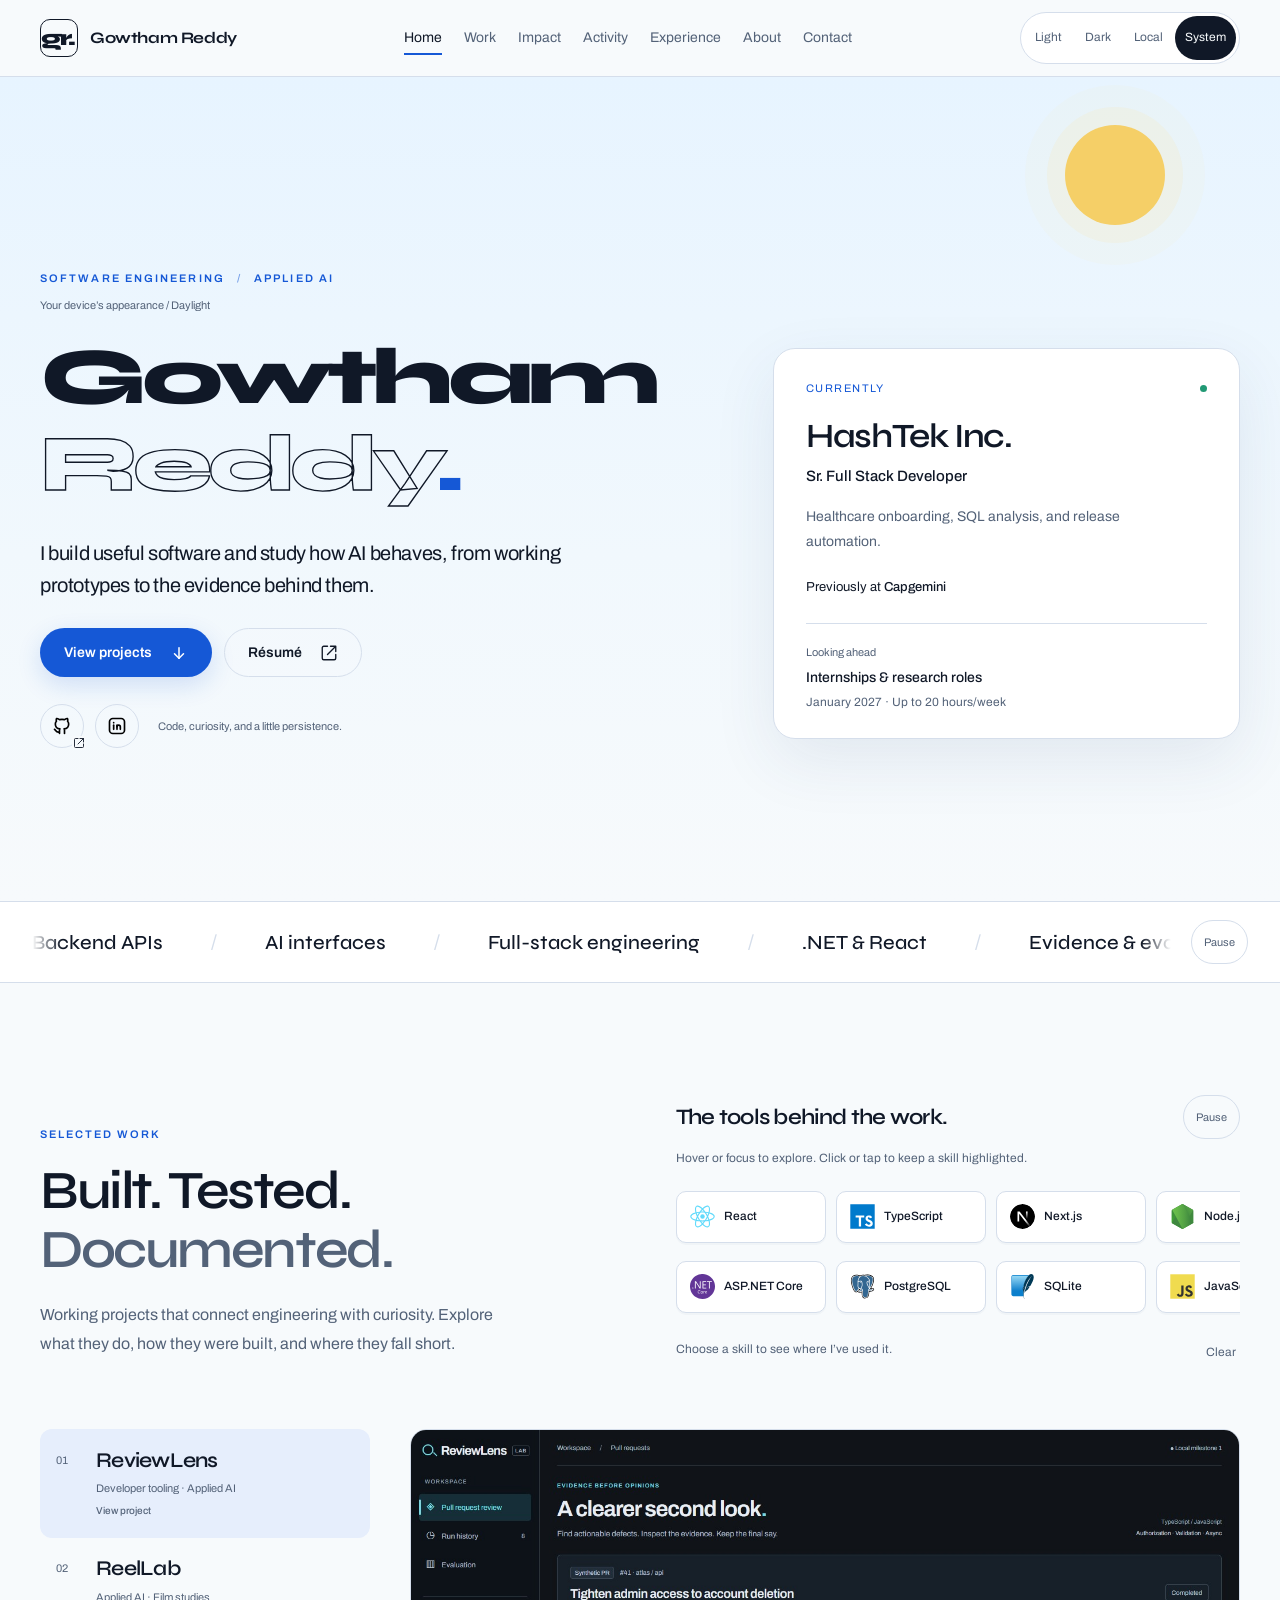
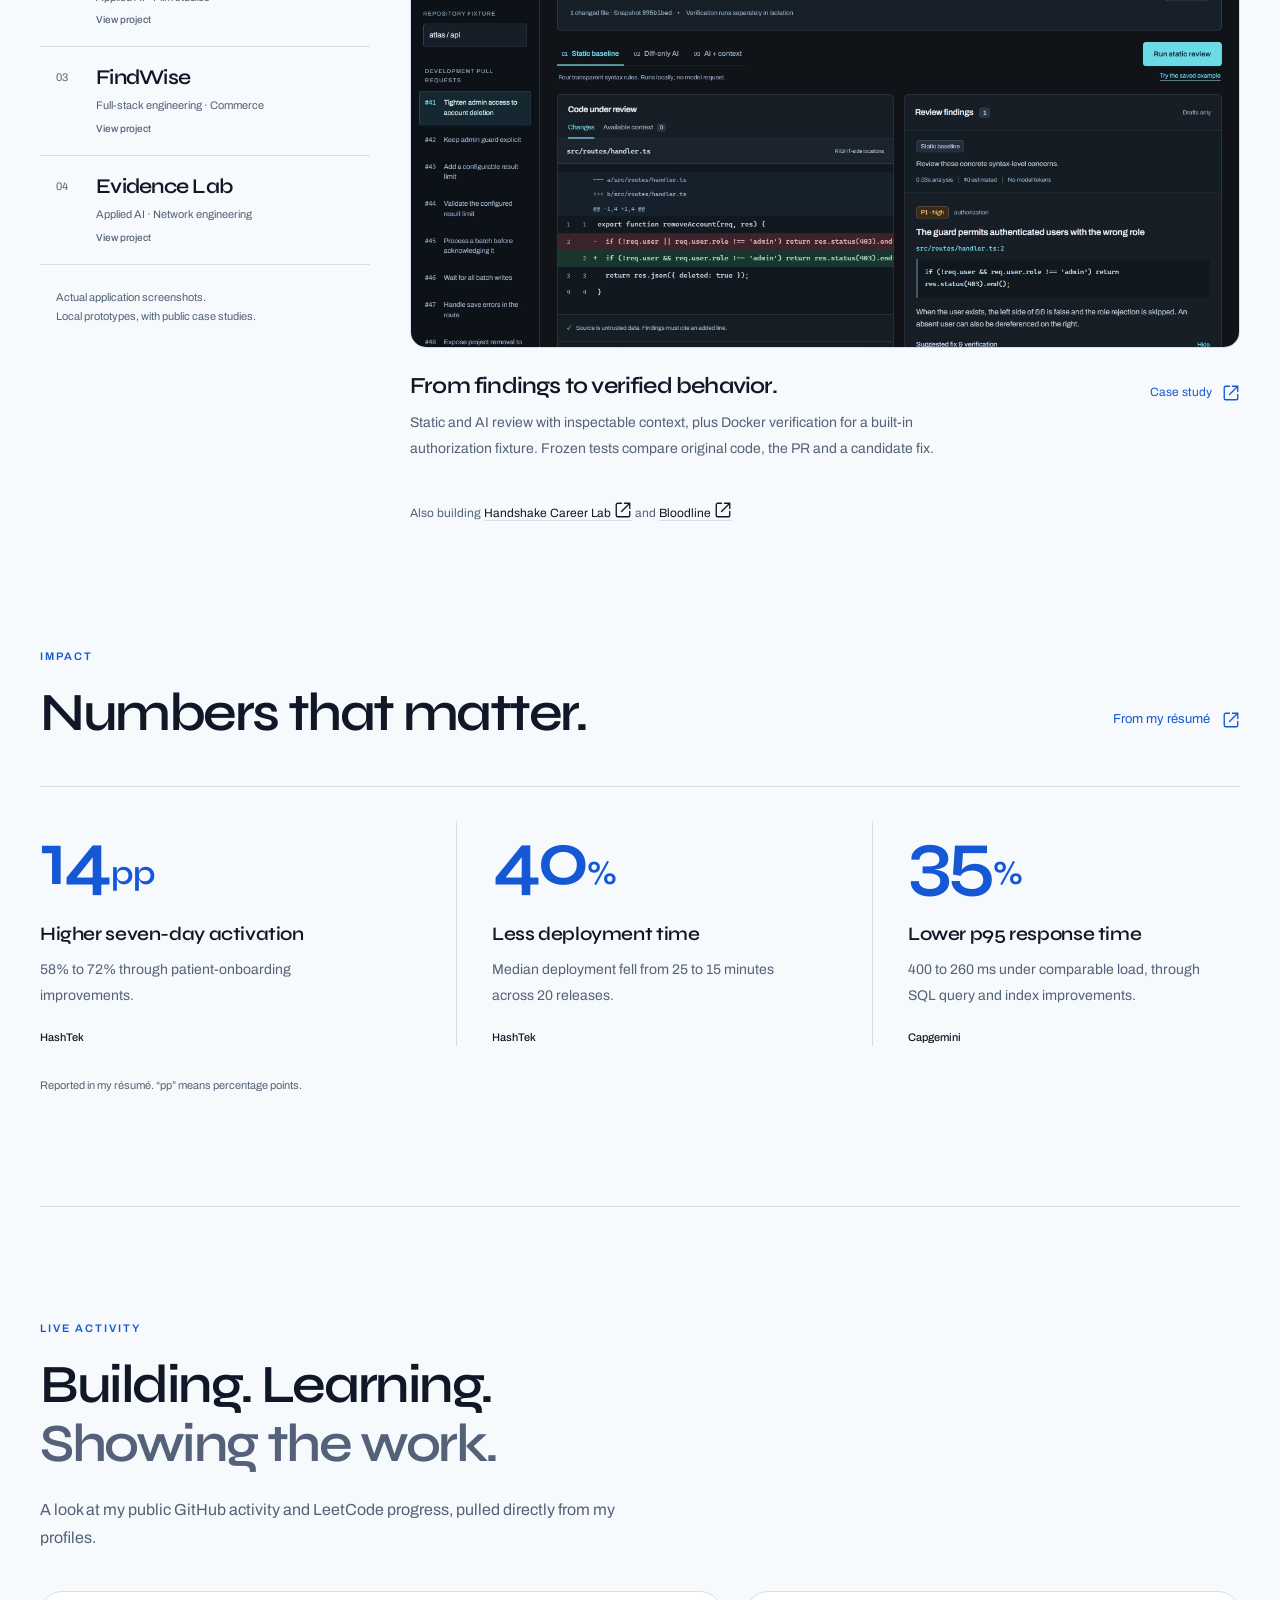
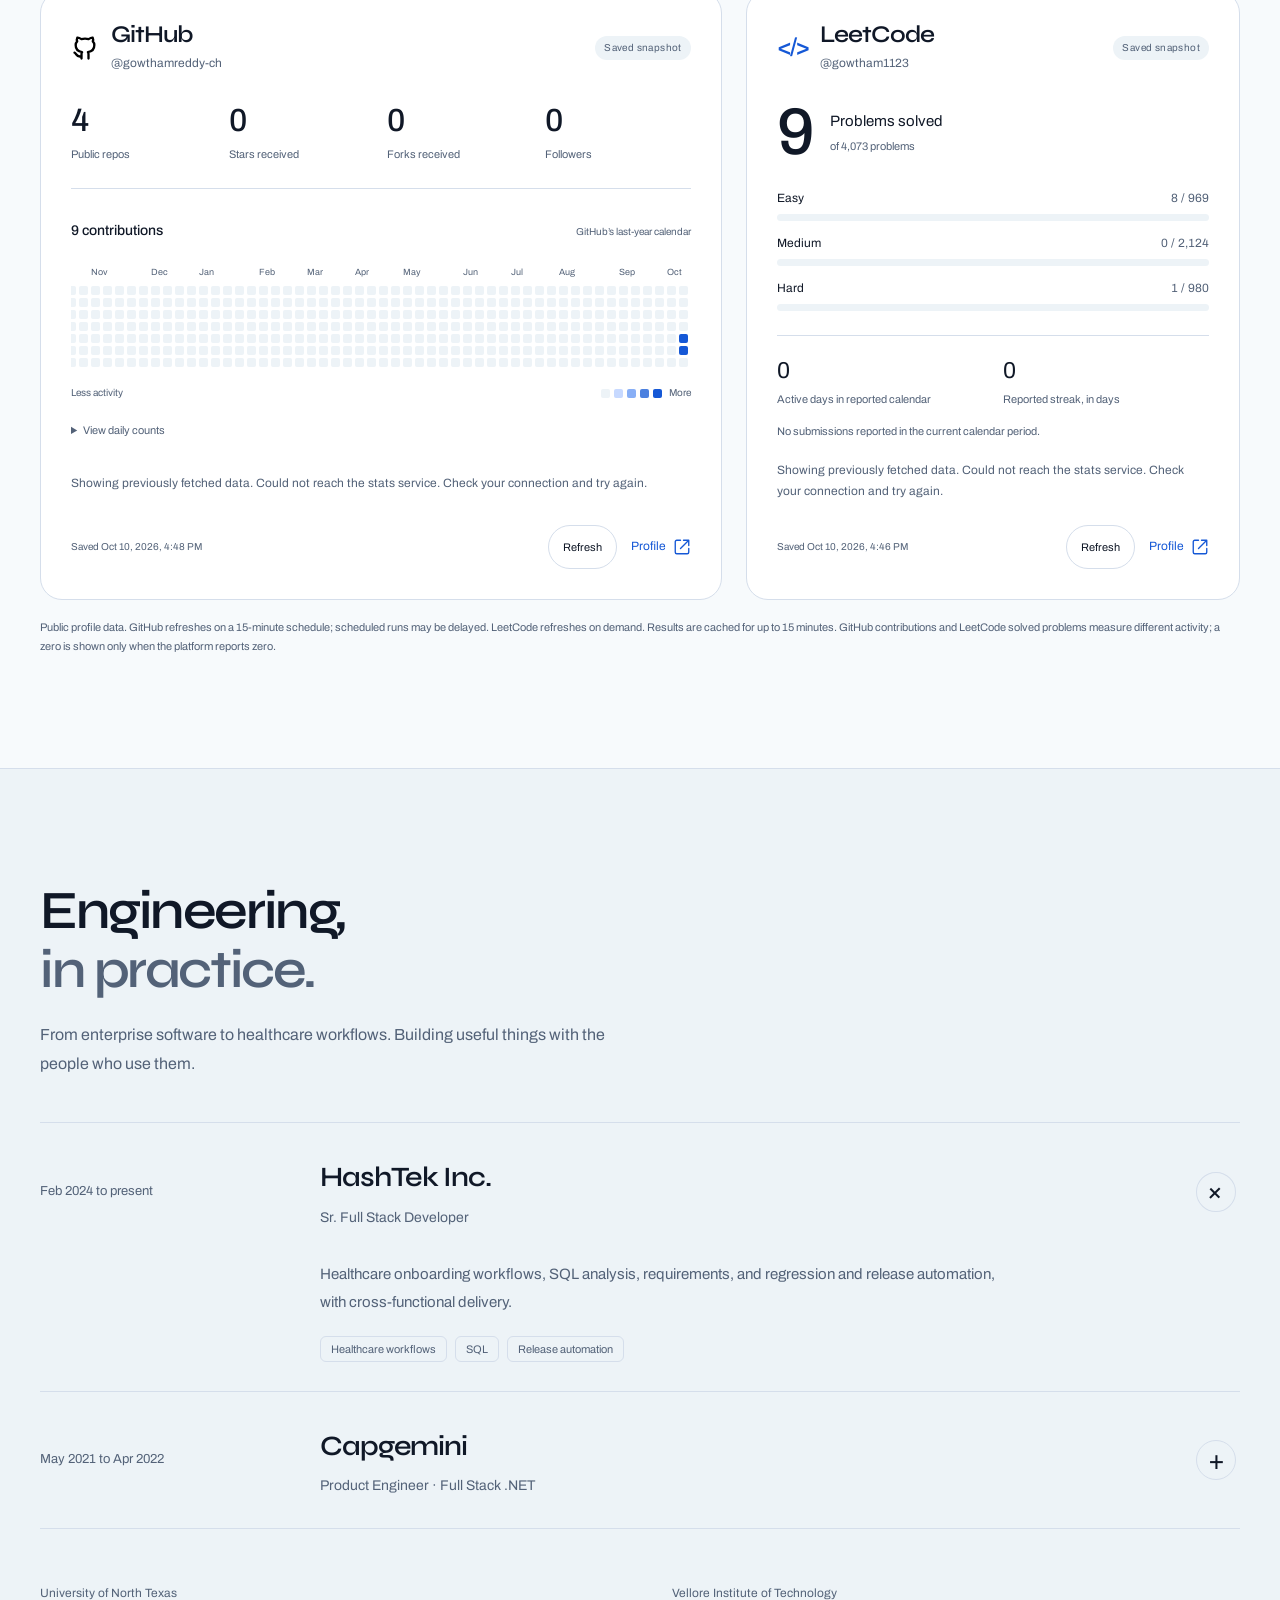
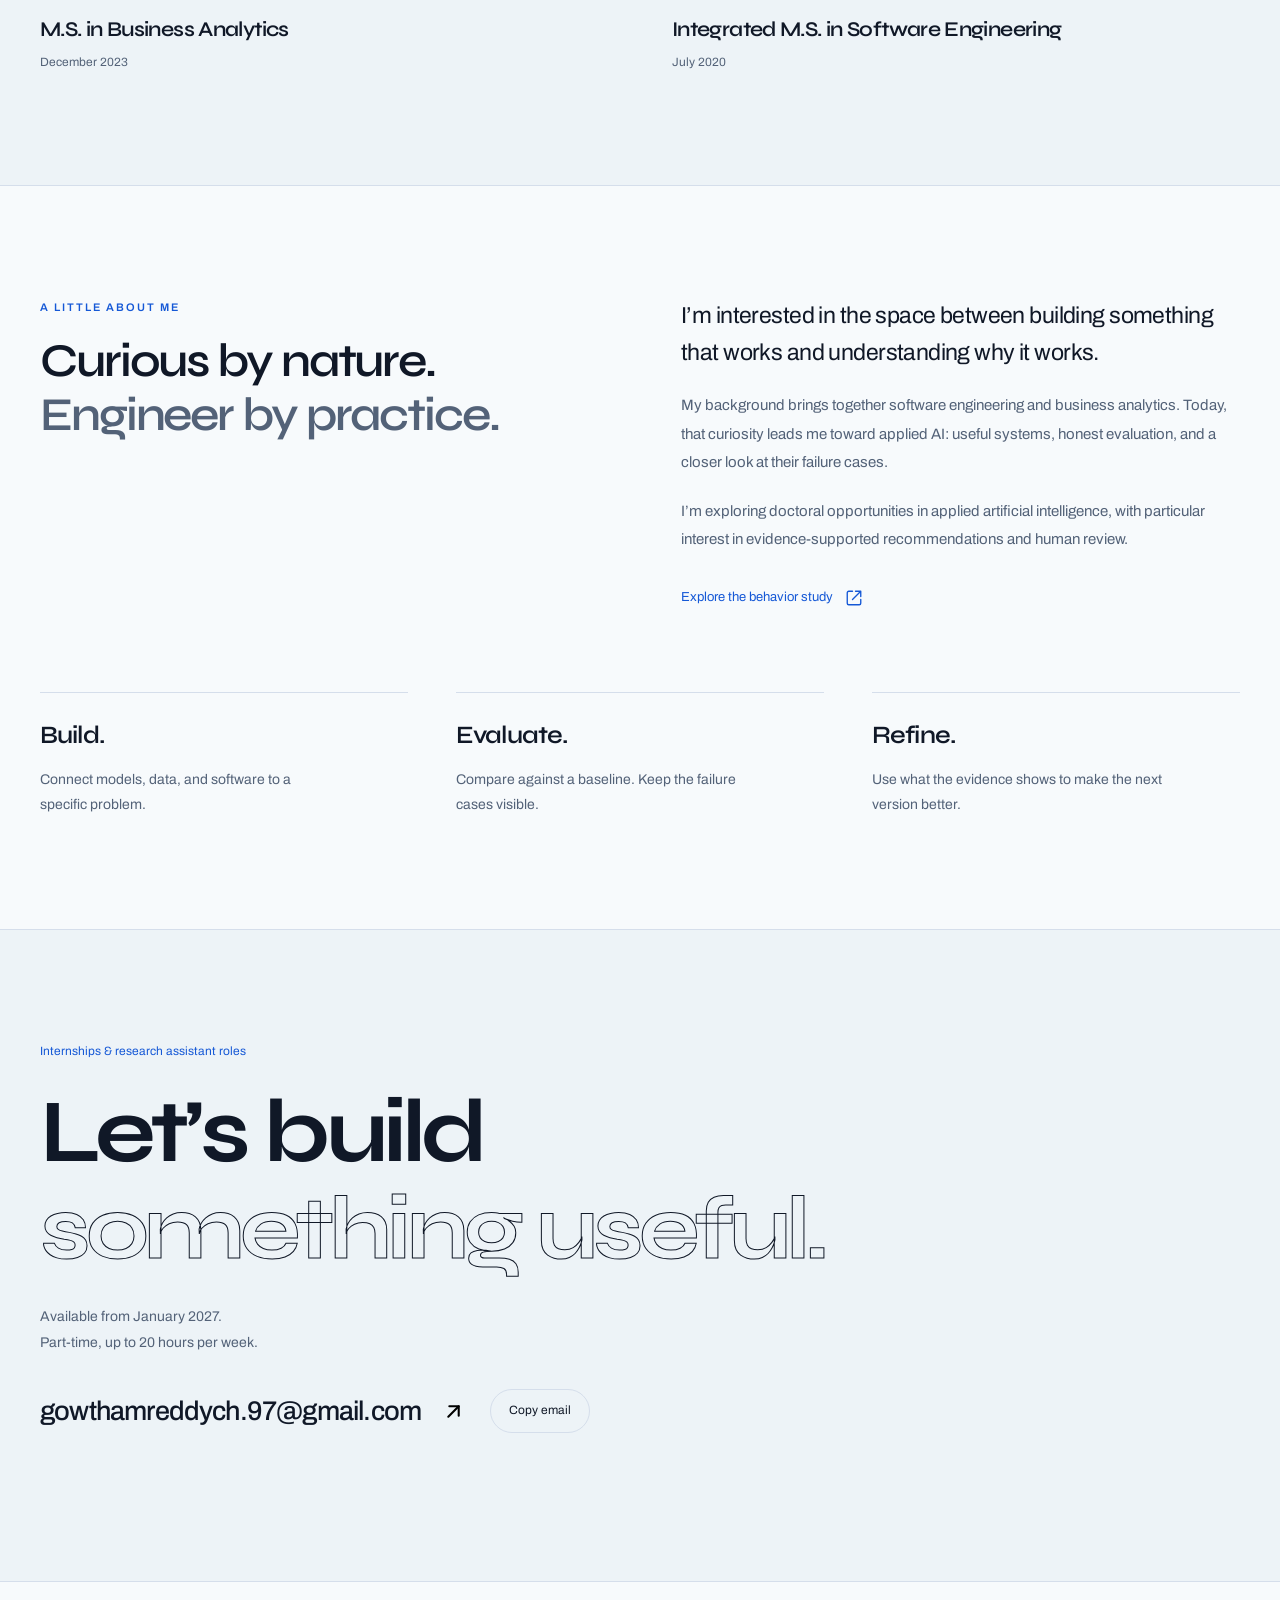
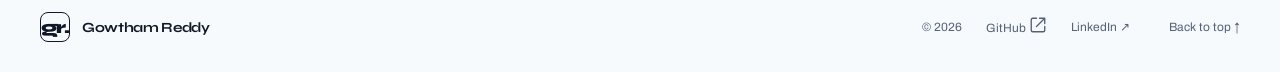
<file: docs/index.html>
<!doctype html>
<html lang="en" data-theme="light">
<head>
  <meta charset="UTF-8">
  <meta name="viewport" content="width=device-width, initial-scale=1">
  <meta name="description" content="Gowtham Reddy. Software engineering, applied AI, and working projects with evidence behind them.">
  <link rel="icon" type="image/svg+xml" href="assets/favicon.svg">
  <meta name="theme-color" content="#f4f7fc">
  <meta name="robots" content="index,follow">
  <title>Gowtham Reddy | Software Engineering & Applied AI</title>
  <script>(()=>{let m='system';try{m=localStorage.getItem('gr-lighting-mode')||localStorage.getItem('gr-prototype-theme')||m}catch{}if(!['light','dark','local','system'].includes(m))m='system';const h=new Date().getHours();document.documentElement.dataset.theme=m==='system'?(matchMedia('(prefers-color-scheme: dark)').matches?'dark':'light'):m==='local'?(h>=7&&h<19?'light':'dark'):m;document.documentElement.dataset.lighting=m})()</script>
  <link rel="preload" href="assets/fonts/syne-latin-variable.woff2" as="font" type="font/woff2" crossorigin>
  <link rel="preload" href="assets/fonts/archivo-latin-variable.woff2" as="font" type="font/woff2" crossorigin>
  <link rel="stylesheet" href="styles.css?v=20261012-icons">
  <link rel="stylesheet" href="activity.css">
  <link rel="stylesheet" href="stack.css">
  <link rel="stylesheet" href="revision.css">
  <script src="lighting.js" defer></script>
  <script src="app.js" defer></script>
  <script src="stack.js" defer></script>
  <script src="profiles.js" defer></script>
  <script src="stats-snapshot.js" defer></script>
  <script src="activity.js" defer></script>
  <script src="motion.js" defer></script>
<link rel="canonical" href="https://gowthamreddy-ch.github.io/"><meta property="og:type" content="website"><meta property="og:title" content="Gowtham Reddy | Software Engineering & Applied AI"><meta property="og:description" content="Gowtham Reddy. Software engineering, applied AI, and working projects with evidence behind them."><meta property="og:url" content="https://gowthamreddy-ch.github.io/"></head>
<body>
  <a class="skip-link" href="#main">Skip to content</a>
  <header class="site-header">
    <div class="container header-inner">
      <a href="#home" class="brand" aria-label="gr. Gowtham Reddy, home"><span class="brand-mark" aria-hidden="true">gr.</span><span>Gowtham Reddy</span></a>
      <nav id="primary-nav" class="navigation" aria-label="Primary">
        <a class="is-active" href="#home" aria-current="location">Home</a><a href="#work">Work</a><a href="#impact">Impact</a><a href="#activity">Activity</a><a href="#experience">Experience</a><a href="#about">About</a><a href="#contact">Contact</a>
      </nav>
      <div class="header-controls">
        <div class="lighting-picker" role="group" aria-label="Page lighting"><button type="button" data-lighting="light" aria-pressed="false">Light</button><button type="button" data-lighting="dark" aria-pressed="false">Dark</button><button type="button" data-lighting="local" aria-pressed="false" title="Day or night based on your local clock">Local</button><button type="button" data-lighting="system" aria-pressed="false" aria-label="System default" title="Follow your device’s light or dark appearance">System</button></div>
        <button class="icon-button menu-toggle" type="button" aria-controls="primary-nav" aria-expanded="false" aria-label="Open menu"><img src="assets/icons/menu-2.svg" width="22" height="22" alt=""></button>
      </div>
    </div>
  </header>
  <main id="main" tabindex="-1">
    <section class="hero" id="home" aria-labelledby="hero-title">
      <div class="sky-scene" aria-hidden="true"><div class="sky-sun"></div><div class="sky-moon"></div><div class="sky-stars"><i></i><i></i><i></i><i></i><i></i><i></i><i></i><i></i></div></div>
      <div class="container hero-layout">
        <div class="hero-copy">
          <p class="hero-role enter">Software engineering <span aria-hidden="true">/</span> Applied AI</p>
          <p class="lighting-status" id="lighting-status"></p>
          <h1 id="hero-title" class="enter">Gowtham<span class="outlined-name">Reddy<span class="name-period">.</span></span></h1>
          <p class="hero-description enter">I build useful software and study how AI behaves, from working prototypes to the evidence behind them.</p>
          <div class="hero-actions enter"><a class="button button-primary" href="#work">View projects <img src="assets/icons/arrow-down.svg" width="18" height="18" alt=""></a><a class="button button-secondary" href="assets/Gowtham_Reddy_Resume.pdf" target="_blank" rel="noopener">Résumé <svg class="new-tab-icon" xmlns="http://www.w3.org/2000/svg" width="18" height="18" viewBox="0 0 24 24" fill="none" stroke="currentColor" stroke-width="1.8" stroke-linecap="round" stroke-linejoin="round" aria-hidden="true" focusable="false"><path d="M14 3h7v7M10 14 21 3"/><path d="M10 3H5a2 2 0 0 0-2 2v14a2 2 0 0 0 2 2h14a2 2 0 0 0 2-2v-5"/></svg><span class="sr-only"> (PDF, opens in a new tab)</span></a></div>
          <div class="social-links enter" aria-label="Social profiles"><a href="https://github.com/gowthamreddy-ch" target="_blank" rel="noopener" aria-label="GitHub, opens in a new tab"><img src="assets/icons/brand-github.svg" width="20" height="20" alt=""> <svg class="new-tab-icon" xmlns="http://www.w3.org/2000/svg" width="18" height="18" viewBox="0 0 24 24" fill="none" stroke="currentColor" stroke-width="1.8" stroke-linecap="round" stroke-linejoin="round" aria-hidden="true" focusable="false"><path d="M14 3h7v7M10 14 21 3"/><path d="M10 3H5a2 2 0 0 0-2 2v14a2 2 0 0 0 2 2h14a2 2 0 0 0 2-2v-5"/></svg></a><a href="https://www.linkedin.com/in/gowtham-reddy-ch" target="_blank" rel="noopener" aria-label="LinkedIn, opens in a new tab"><img src="assets/icons/brand-linkedin.svg" width="20" height="20" alt=""></a><span>Code, curiosity, and a little persistence.</span></div>
        </div>
        <aside class="current-panel enter" aria-labelledby="current-title">
          <div class="panel-topline"><span>Currently</span><span class="role-dot" aria-hidden="true"></span></div>
          <h2 id="current-title">HashTek Inc.</h2>
          <p class="current-role">Sr. Full Stack Developer</p>
          <p class="current-description">Healthcare onboarding, SQL analysis, and release automation.</p>
          <div class="experience-shortcut"><span>Previously at <strong>Capgemini</strong></span></div>
          <div class="availability"><span class="availability-label">Looking ahead</span><p>Internships & research roles</p><span>January 2027 · Up to 20 hours/week</span></div>
        </aside>
      </div>
    </section>

    <div class="focus-band" aria-label="Areas of focus">
      <div class="focus-window" tabindex="0" role="region" aria-label="Engineering focus, scroll horizontally when motion is off"><div class="focus-track"><div class="focus-items"><span>Backend APIs</span><span>AI interfaces</span><span>Full-stack engineering</span><span>.NET & React</span><span>Evidence & evaluation</span><span>Applied AI</span></div></div></div>
      <button type="button" class="motion-toggle focus-motion" aria-pressed="false" aria-label="Pause focus band">Pause</button>
    </div>

    <section class="work-section section-space container" id="work" aria-labelledby="work-title"><span id="projects" aria-hidden="true"></span><span id="collection" aria-hidden="true"></span>
      <div class="work-intro reveal">
        <header class="section-heading"><p class="eyebrow">Selected work</p><h2 id="work-title">Built. Tested.<br><span class="text-muted">Documented.</span></h2><p>Working projects that connect engineering with curiosity. Explore what they do, how they were built, and where they fall short.</p></header>
        <section class="tech-stack" aria-labelledby="stack-title" hidden>
          <div class="stack-heading"><h3 id="stack-title">The tools behind the work.</h3><button type="button" class="motion-toggle stack-motion" aria-pressed="false" aria-label="Pause technology scrolling">Pause</button></div>
          <p id="stack-help">Hover or focus to explore. Click or tap to keep a skill highlighted.</p>
          <div class="stack-badges" role="group" aria-label="Highlight projects by technology" aria-describedby="stack-help"></div>
          <div class="stack-result"><p id="stack-result" role="status" aria-live="polite" aria-atomic="true">Choose a skill to see where I’ve used it.</p><button type="button" class="stack-clear" disabled>Clear<span class="sr-only"> technology highlight</span></button></div>
        </section>
      </div>
      <div class="work-layout reveal">
        <div class="project-index" role="tablist" aria-label="Select a project" aria-orientation="vertical">
          <button type="button" id="tab-reviewlens" role="tab" aria-selected="true" aria-controls="panel-reviewlens" tabindex="0"><span class="project-number">01</span><span><strong>ReviewLens</strong><small>Developer tooling · Applied AI</small></span></button>
          <button type="button" id="tab-reellab" role="tab" aria-selected="false" aria-controls="panel-reellab" tabindex="-1"><span class="project-number">02</span><span><strong>ReelLab</strong><small>Applied AI · Film studies</small></span></button>
          <button type="button" id="tab-findwise" role="tab" aria-selected="false" aria-controls="panel-findwise" tabindex="-1"><span class="project-number">03</span><span><strong>FindWise</strong><small>Full-stack engineering · Commerce</small></span></button>
          <button type="button" id="tab-evidence" role="tab" aria-selected="false" aria-controls="panel-evidence" tabindex="-1"><span class="project-number">04</span><span><strong>Evidence Lab</strong><small>Applied AI · Network engineering</small></span></button>
          <p class="project-note">Actual application screenshots.<br>Local prototypes, with public case studies.</p>
        </div>
        <div class="project-stage">
          <article role="tabpanel" id="panel-reviewlens" aria-labelledby="tab-reviewlens" tabindex="0">
            <a class="project-image reviewlens-image" href="https://gowthamreddy-ch.github.io/projects/reviewlens/" target="_blank" rel="noopener" aria-label="Open ReviewLens case study in a new tab"><img src="assets/projects/reviewlens-20261115.jpg" alt="Current ReviewLens workspace with repository navigation, an authorization diff and a static finding" width="1440" height="1100" loading="lazy"></a>
            <div class="project-caption"><div><h3>From findings to verified behavior.</h3><p>Static and AI review with inspectable context, plus Docker verification for a built-in authorization fixture. Frozen tests compare original code, the PR and a candidate fix.</p></div><a class="case-link" href="https://gowthamreddy-ch.github.io/projects/reviewlens/" target="_blank" rel="noopener">Case study <svg class="new-tab-icon" xmlns="http://www.w3.org/2000/svg" width="18" height="18" viewBox="0 0 24 24" fill="none" stroke="currentColor" stroke-width="1.8" stroke-linecap="round" stroke-linejoin="round" aria-hidden="true" focusable="false"><path d="M14 3h7v7M10 14 21 3"/><path d="M10 3H5a2 2 0 0 0-2 2v14a2 2 0 0 0 2 2h14a2 2 0 0 0 2-2v-5"/></svg><span class="sr-only"> (opens in a new tab)</span></a></div>
          </article>
          <article role="tabpanel" id="panel-reellab" aria-labelledby="tab-reellab" tabindex="0" hidden>
            <a class="project-image reellab-image" href="https://gowthamreddy-ch.github.io/projects/reellab/" target="_blank" rel="noopener" aria-label="Open ReelLab case study in a new tab"><img src="assets/projects/reellab.jpg" alt="ReelLab writers’ room for film studies and movie discovery" width="1265" height="712" loading="lazy"></a>
            <div class="project-caption"><div><h3>Watch with a filmmaker’s eye.</h3><p>Sourced film studies, practical phone exercises, filmmaker exploration, and a live movie and series catalog shaped by your taste.</p></div><a class="case-link" href="https://gowthamreddy-ch.github.io/projects/reellab/" target="_blank" rel="noopener">Case study <svg class="new-tab-icon" xmlns="http://www.w3.org/2000/svg" width="18" height="18" viewBox="0 0 24 24" fill="none" stroke="currentColor" stroke-width="1.8" stroke-linecap="round" stroke-linejoin="round" aria-hidden="true" focusable="false"><path d="M14 3h7v7M10 14 21 3"/><path d="M10 3H5a2 2 0 0 0-2 2v14a2 2 0 0 0 2 2h14a2 2 0 0 0 2-2v-5"/></svg><span class="sr-only"> (opens in a new tab)</span></a></div>
          </article>
          <article role="tabpanel" id="panel-findwise" aria-labelledby="tab-findwise" tabindex="0" hidden>
            <a class="project-image findwise-image" href="https://gowthamreddy-ch.github.io/projects/findwise/" target="_blank" rel="noopener" aria-label="Open FindWise case study in a new tab"><img src="assets/projects/findwise.jpg" alt="FindWise home-office storefront with product search and explicit specification filters" width="1086" height="872" loading="lazy"></a>
            <div class="project-caption"><div><h3>Make the right choice easier.</h3><p>Product discovery with explicit filters, side-by-side comparison, and persistent carts backed by an ASP.NET Core API.</p></div><a class="case-link" href="https://gowthamreddy-ch.github.io/projects/findwise/" target="_blank" rel="noopener">Case study <svg class="new-tab-icon" xmlns="http://www.w3.org/2000/svg" width="18" height="18" viewBox="0 0 24 24" fill="none" stroke="currentColor" stroke-width="1.8" stroke-linecap="round" stroke-linejoin="round" aria-hidden="true" focusable="false"><path d="M14 3h7v7M10 14 21 3"/><path d="M10 3H5a2 2 0 0 0-2 2v14a2 2 0 0 0 2 2h14a2 2 0 0 0 2-2v-5"/></svg><span class="sr-only"> (opens in a new tab)</span></a></div>
          </article>
          <article role="tabpanel" id="panel-evidence" aria-labelledby="tab-evidence" tabindex="0" hidden>
            <a class="project-image evidence-image" href="https://gowthamreddy-ch.github.io/projects/evidence-lab/" target="_blank" rel="noopener" aria-label="Open Evidence Lab case study in a new tab"><img src="assets/projects/evidence-lab.jpg" alt="Evidence Lab incident triage with a saved hypothesis, source evidence, and read-only checks" width="1265" height="712" loading="lazy"></a>
            <div class="project-caption"><div><h3>AI that leaves a trail.</h3><p>Feedback analysis, incident triage, and human-reviewed network recovery, with source-linked evidence and simulated-lab checks.</p></div><a class="case-link" href="https://gowthamreddy-ch.github.io/projects/evidence-lab/" target="_blank" rel="noopener">Case study <svg class="new-tab-icon" xmlns="http://www.w3.org/2000/svg" width="18" height="18" viewBox="0 0 24 24" fill="none" stroke="currentColor" stroke-width="1.8" stroke-linecap="round" stroke-linejoin="round" aria-hidden="true" focusable="false"><path d="M14 3h7v7M10 14 21 3"/><path d="M10 3H5a2 2 0 0 0-2 2v14a2 2 0 0 0 2 2h14a2 2 0 0 0 2-2v-5"/></svg><span class="sr-only"> (opens in a new tab)</span></a></div>
          </article>
        </div>
      </div>
      <p class="more-work">Also building <a href="https://github.com/gowthamreddy-ch/handshake-career-lab" target="_blank" rel="noopener">Handshake Career Lab <svg class="new-tab-icon" xmlns="http://www.w3.org/2000/svg" width="18" height="18" viewBox="0 0 24 24" fill="none" stroke="currentColor" stroke-width="1.8" stroke-linecap="round" stroke-linejoin="round" aria-hidden="true" focusable="false"><path d="M14 3h7v7M10 14 21 3"/><path d="M10 3H5a2 2 0 0 0-2 2v14a2 2 0 0 0 2 2h14a2 2 0 0 0 2-2v-5"/></svg><span class="sr-only"> (opens in a new tab)</span></a> and <a href="https://github.com/gowthamreddy-ch/bloodline-django" target="_blank" rel="noopener">Bloodline <svg class="new-tab-icon" xmlns="http://www.w3.org/2000/svg" width="18" height="18" viewBox="0 0 24 24" fill="none" stroke="currentColor" stroke-width="1.8" stroke-linecap="round" stroke-linejoin="round" aria-hidden="true" focusable="false"><path d="M14 3h7v7M10 14 21 3"/><path d="M10 3H5a2 2 0 0 0-2 2v14a2 2 0 0 0 2 2h14a2 2 0 0 0 2-2v-5"/></svg><span class="sr-only"> (opens in a new tab)</span></a></p>
    </section>

    <section class="impact-section section-space container" id="impact" aria-labelledby="impact-title">
      <header class="impact-heading"><div><p class="eyebrow">Impact</p><h2 id="impact-title">Numbers that matter.</h2></div><a class="text-link" href="assets/Gowtham_Reddy_Resume.pdf" target="_blank" rel="noopener">From my résumé <svg class="new-tab-icon" xmlns="http://www.w3.org/2000/svg" width="18" height="18" viewBox="0 0 24 24" fill="none" stroke="currentColor" stroke-width="1.8" stroke-linecap="round" stroke-linejoin="round" aria-hidden="true" focusable="false"><path d="M14 3h7v7M10 14 21 3"/><path d="M10 3H5a2 2 0 0 0-2 2v14a2 2 0 0 0 2 2h14a2 2 0 0 0 2-2v-5"/></svg><span class="sr-only"> (PDF, opens in a new tab)</span></a></header>
      <div class="impact-metrics">
        <article><p class="impact-value">14<span>pp</span></p><h3>Higher seven-day activation</h3><p>58% to 72% through patient-onboarding improvements.</p><span class="impact-source">HashTek</span></article>
        <article><p class="impact-value">40<span>%</span></p><h3>Less deployment time</h3><p>Median deployment fell from 25 to 15 minutes across 20 releases.</p><span class="impact-source">HashTek</span></article>
        <article><p class="impact-value">35<span>%</span></p><h3>Lower p95 response time</h3><p>400 to 260 ms under comparable load, through SQL query and index improvements.</p><span class="impact-source">Capgemini</span></article>
      </div>
      <p class="impact-note">Reported in my résumé. “pp” means percentage points.</p>
    </section>

    <section class="activity-section section-space container" id="activity" aria-labelledby="activity-title">
      <div class="activity-heading">
        <header class="section-heading"><p class="eyebrow">Live activity</p><h2 id="activity-title">Building. Learning.<br><span class="text-muted">Showing the work.</span></h2><p>A look at my public GitHub activity and LeetCode progress, pulled directly from my profiles.</p></header>
      </div>
      <div class="activity-panels">
        <article class="activity-panel" id="github-activity" aria-labelledby="github-title" aria-busy="false">
          <header class="activity-panel-header"><div class="platform-title"><img src="assets/icons/brand-github.svg" width="28" height="28" alt=""><div><h3 id="github-title">GitHub</h3><p class="account-name">@gowthamreddy-ch</p></div></div><span class="source-state">Connecting…</span></header>
          <p class="stats-empty">Loading public profile…</p>
          <div class="activity-content" hidden>
            <dl class="github-metrics"><div><dt>Public repos</dt><dd data-metric="repositories">—</dd></div><div><dt>Stars received</dt><dd data-metric="stars">—</dd></div><div><dt>Forks received</dt><dd data-metric="forks">—</dd></div><div><dt>Followers</dt><dd data-metric="followers">—</dd></div></dl>
            <div class="calendar-block"><div class="calendar-heading"><h4 class="contribution-total">Contribution activity</h4><p>GitHub’s last-year calendar</p></div><div class="heatmap-scroll" tabindex="0" role="region" aria-label="GitHub contribution calendar, scroll horizontally for all dates"><div class="activity-heatmap" role="img" aria-label="Contribution calendar"></div></div><div class="calendar-caption"><span>Less activity</span><div class="heatmap-legend" aria-hidden="true"><i></i><i data-level="1"></i><i data-level="2"></i><i data-level="3"></i><i data-level="4"></i><span>More</span></div></div><details class="daily-data"><summary>View daily counts</summary><table><caption>Days with contributions, newest first</caption><thead><tr><th scope="col">Date</th><th scope="col">Contributions</th></tr></thead><tbody></tbody></table></details></div>
          </div>
          <p class="stats-message" role="status"></p>
          <footer class="activity-panel-footer"><span class="updated-at"></span><div class="stats-actions"><button type="button" class="refresh-stats" aria-label="Refresh GitHub statistics">Refresh</button><a class="stats-profile" href="https://github.com/gowthamreddy-ch" target="_blank" rel="noopener">Profile <svg class="new-tab-icon" xmlns="http://www.w3.org/2000/svg" width="18" height="18" viewBox="0 0 24 24" fill="none" stroke="currentColor" stroke-width="1.8" stroke-linecap="round" stroke-linejoin="round" aria-hidden="true" focusable="false"><path d="M14 3h7v7M10 14 21 3"/><path d="M10 3H5a2 2 0 0 0-2 2v14a2 2 0 0 0 2 2h14a2 2 0 0 0 2-2v-5"/></svg><span class="sr-only"> (GitHub, opens in a new tab)</span></a></div></footer>
        </article>
        <article class="activity-panel" id="leetcode-activity" aria-labelledby="leetcode-title" aria-busy="false">
          <header class="activity-panel-header"><div class="platform-title"><span class="code-mark" aria-hidden="true">&lt;/&gt;</span><div><h3 id="leetcode-title">LeetCode</h3><p class="account-name">@gowtham1123</p></div></div><span class="source-state">Connecting…</span></header>
          <p class="stats-empty">Loading public profile…</p>
          <div class="activity-content" hidden>
            <div class="leetcode-total"><strong class="solved-total">—</strong><div><p>Problems solved</p><span class="problem-total"></span></div></div>
            <div class="difficulty-row" data-difficulty="easy"><span>Easy</span><span class="difficulty-count">—</span><meter min="0" max="1" value="0" aria-label="Easy problems solved"></meter></div>
            <div class="difficulty-row" data-difficulty="medium"><span>Medium</span><span class="difficulty-count">—</span><meter min="0" max="1" value="0" aria-label="Medium problems solved"></meter></div>
            <div class="difficulty-row" data-difficulty="hard"><span>Hard</span><span class="difficulty-count">—</span><meter min="0" max="1" value="0" aria-label="Hard problems solved"></meter></div>
            <dl class="leetcode-metrics"><div><dt>Active days in reported calendar</dt><dd data-metric="active-days">—</dd></div><div><dt>Reported streak, in days</dt><dd data-metric="streak">—</dd></div></dl>
            <p class="leetcode-activity-note"></p>
          </div>
          <p class="stats-message" role="status"></p>
          <footer class="activity-panel-footer"><span class="updated-at"></span><div class="stats-actions"><button type="button" class="refresh-stats" aria-label="Refresh LeetCode statistics">Refresh</button><a class="stats-profile" href="https://leetcode.com/u/gowtham1123/" target="_blank" rel="noopener">Profile <svg class="new-tab-icon" xmlns="http://www.w3.org/2000/svg" width="18" height="18" viewBox="0 0 24 24" fill="none" stroke="currentColor" stroke-width="1.8" stroke-linecap="round" stroke-linejoin="round" aria-hidden="true" focusable="false"><path d="M14 3h7v7M10 14 21 3"/><path d="M10 3H5a2 2 0 0 0-2 2v14a2 2 0 0 0 2 2h14a2 2 0 0 0 2-2v-5"/></svg><span class="sr-only"> (LeetCode, opens in a new tab)</span></a></div></footer>
        </article>
      </div>
      <p class="activity-footnote">Public profile data. GitHub refreshes on a 15-minute schedule; scheduled runs may be delayed. LeetCode refreshes on demand. Results are cached for up to 15 minutes. GitHub contributions and LeetCode solved problems measure different activity; a zero is shown only when the platform reports zero.</p>
      <noscript><p>Live statistics need JavaScript. You can still open both public profiles using the links above.</p></noscript>
    </section>

    <section class="experience-section section-space" id="experience" aria-labelledby="experience-title">
      <div class="container">
        <header class="section-heading reveal"><h2 id="experience-title">Engineering,<br><span class="text-muted">in practice.</span></h2><p>From enterprise software to healthcare workflows. Building useful things with the people who use them.</p></header>
        <div class="experience-list reveal">
          <details class="experience-entry" open><summary><span class="experience-date">Feb 2024 to present</span><span><strong>HashTek Inc.</strong><span class="experience-position">Sr. Full Stack Developer</span></span><span class="disclosure-mark" aria-hidden="true">+</span></summary><div class="experience-body"><p>Healthcare onboarding workflows, SQL analysis, requirements, and regression and release automation, with cross-functional delivery.</p><div class="skill-tags"><span>Healthcare workflows</span><span>SQL</span><span>Release automation</span></div></div></details>
          <details class="experience-entry"><summary><span class="experience-date">May 2021 to Apr 2022</span><span><strong>Capgemini</strong><span class="experience-position">Product Engineer · Full Stack .NET</span></span><span class="disclosure-mark" aria-hidden="true">+</span></summary><div class="experience-body"><p>Enterprise .NET features, SQL query and index improvements, and release automation. Stakeholder demos and acceptance reviews helped connect implementation to real requirements.</p><div class="skill-tags"><span>.NET</span><span>SQL optimization</span><span>Full-stack development</span></div></div></details>
        </div>
        <div class="education-grid reveal"><div><span class="education-label">University of North Texas</span><h3>M.S. in Business Analytics</h3><p>December 2023</p></div><div><span class="education-label">Vellore Institute of Technology</span><h3>Integrated M.S. in Software Engineering</h3><p>July 2020</p></div></div>
      </div>
    </section>

    <section class="about-section section-space container" id="about" aria-labelledby="about-title"><span id="research" aria-hidden="true"></span>
      <div class="about-layout reveal"><div class="about-heading"><p class="eyebrow">A little about me</p><h2 id="about-title">Curious by nature.<br><span class="text-muted">Engineer by practice.</span></h2></div><div class="about-copy"><p class="about-lead">I’m interested in the space between building something that works and understanding why it works.</p><p>My background brings together software engineering and business analytics. Today, that curiosity leads me toward applied AI: useful systems, honest evaluation, and a closer look at their failure cases.</p><p>I’m exploring doctoral opportunities in applied artificial intelligence, with particular interest in evidence-supported recommendations and human review.</p><a class="text-link" href="https://gowthamreddy-ch.github.io/projects/ai-behavior-study/" target="_blank" rel="noopener">Explore the behavior study <svg class="new-tab-icon" xmlns="http://www.w3.org/2000/svg" width="18" height="18" viewBox="0 0 24 24" fill="none" stroke="currentColor" stroke-width="1.8" stroke-linecap="round" stroke-linejoin="round" aria-hidden="true" focusable="false"><path d="M14 3h7v7M10 14 21 3"/><path d="M10 3H5a2 2 0 0 0-2 2v14a2 2 0 0 0 2 2h14a2 2 0 0 0 2-2v-5"/></svg><span class="sr-only"> (opens in a new tab)</span></a></div></div>
      <div class="approach-grid reveal"><article><span class="approach-word">Build.</span><p>Connect models, data, and software to a specific problem.</p></article><article><span class="approach-word">Evaluate.</span><p>Compare against a baseline. Keep the failure cases visible.</p></article><article><span class="approach-word">Refine.</span><p>Use what the evidence shows to make the next version better.</p></article></div>
    </section>

    <section class="contact-section section-space" id="contact" aria-labelledby="contact-title"><div class="container contact-inner reveal"><p class="contact-context">Internships & research assistant roles</p><h2 id="contact-title">Let’s build<br><span class="outlined-name">something useful.</span></h2><p class="contact-availability">Available from January 2027.<br>Part-time, up to 20 hours per week.</p><div class="contact-actions"><a class="email-link" href="mailto:gowthamreddych.97@gmail.com">gowthamreddych.97@gmail.com <img src="assets/icons/arrow-up-right.svg" width="25" height="25" alt=""></a><button type="button" class="copy-email">Copy email</button></div><p id="copy-status" class="copy-status" role="status" aria-live="polite"></p></div></section>
  </main>
  <footer class="container footer"><a class="brand" href="#home"><span class="brand-mark" aria-hidden="true">gr.</span><span>Gowtham Reddy</span></a><span>© 2026</span><a href="https://github.com/gowthamreddy-ch" target="_blank" rel="noopener">GitHub <svg class="new-tab-icon" xmlns="http://www.w3.org/2000/svg" width="18" height="18" viewBox="0 0 24 24" fill="none" stroke="currentColor" stroke-width="1.8" stroke-linecap="round" stroke-linejoin="round" aria-hidden="true" focusable="false"><path d="M14 3h7v7M10 14 21 3"/><path d="M10 3H5a2 2 0 0 0-2 2v14a2 2 0 0 0 2 2h14a2 2 0 0 0 2-2v-5"/></svg><span class="sr-only"> (opens in a new tab)</span></a><a href="https://www.linkedin.com/in/gowtham-reddy-ch" target="_blank" rel="noopener">LinkedIn ↗</a><a class="back-top" href="#home">Back to top ↑</a></footer>
</body>
</html>
</file>
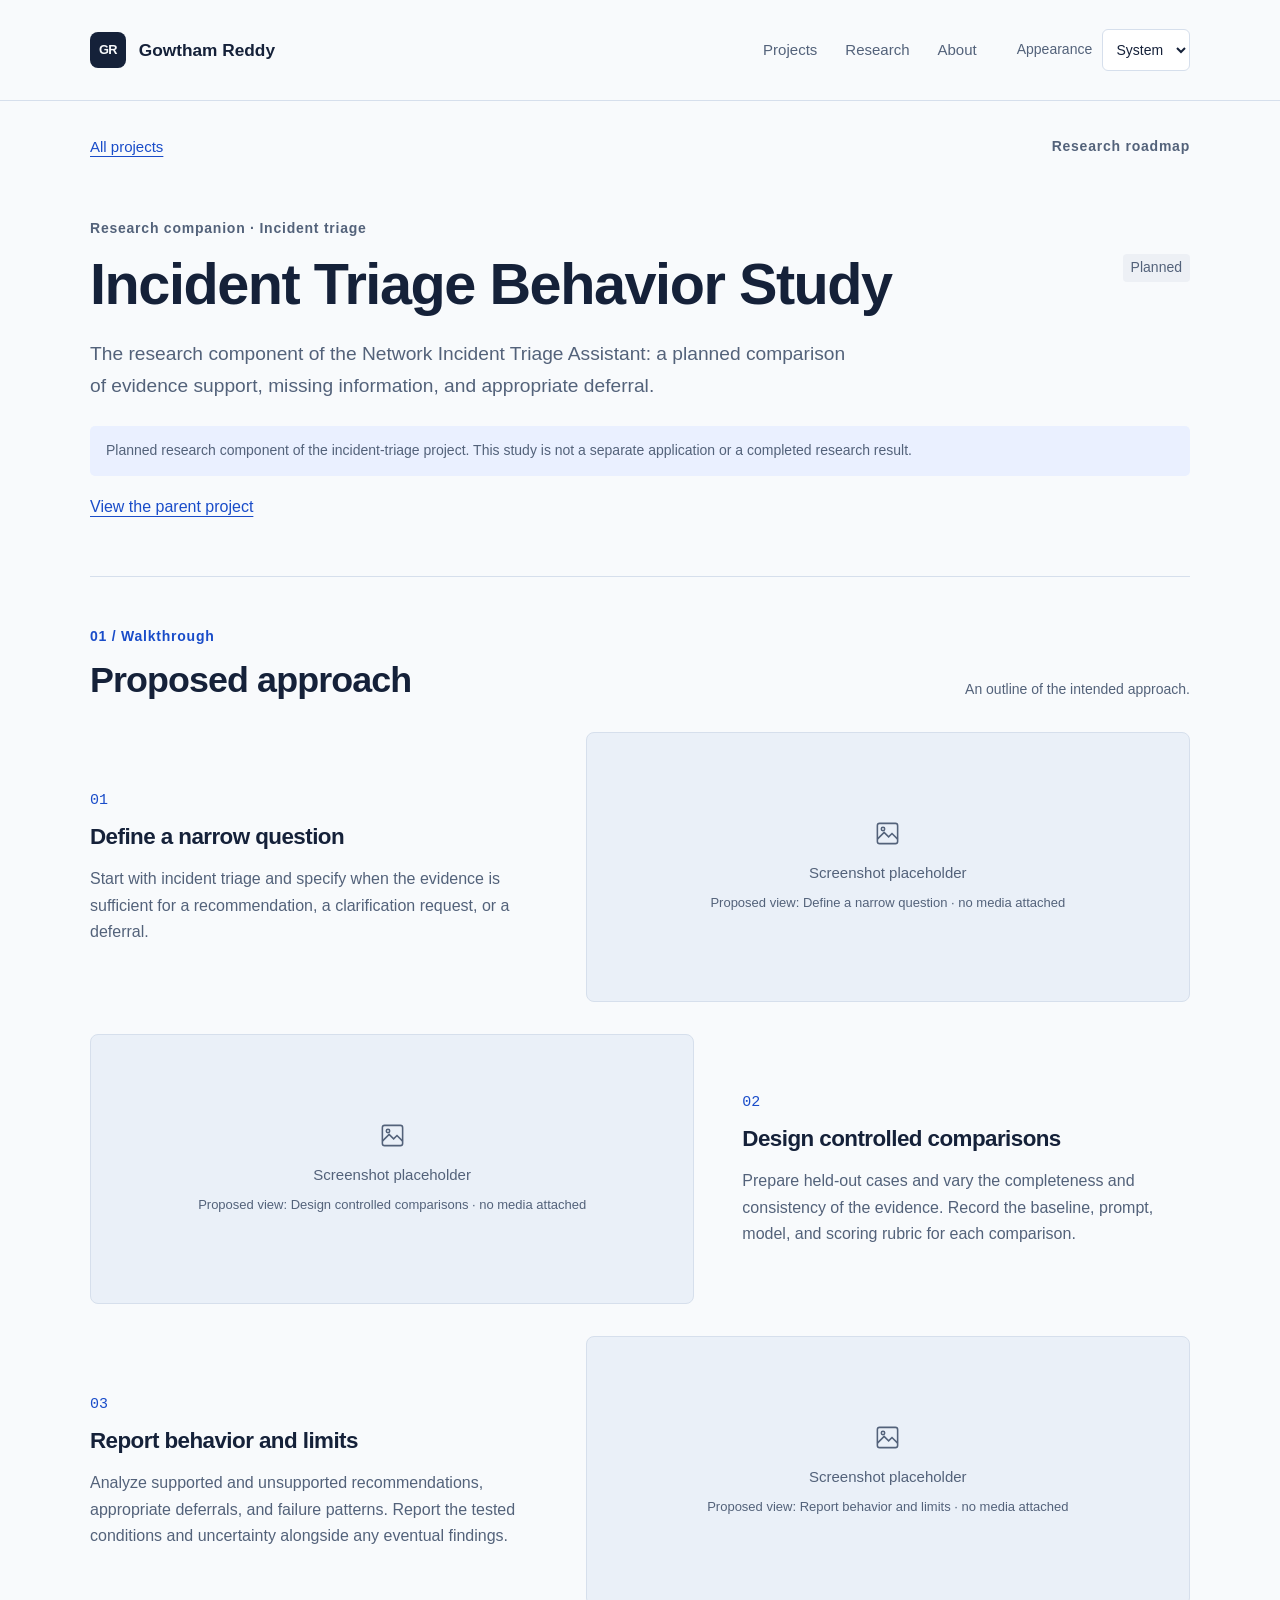
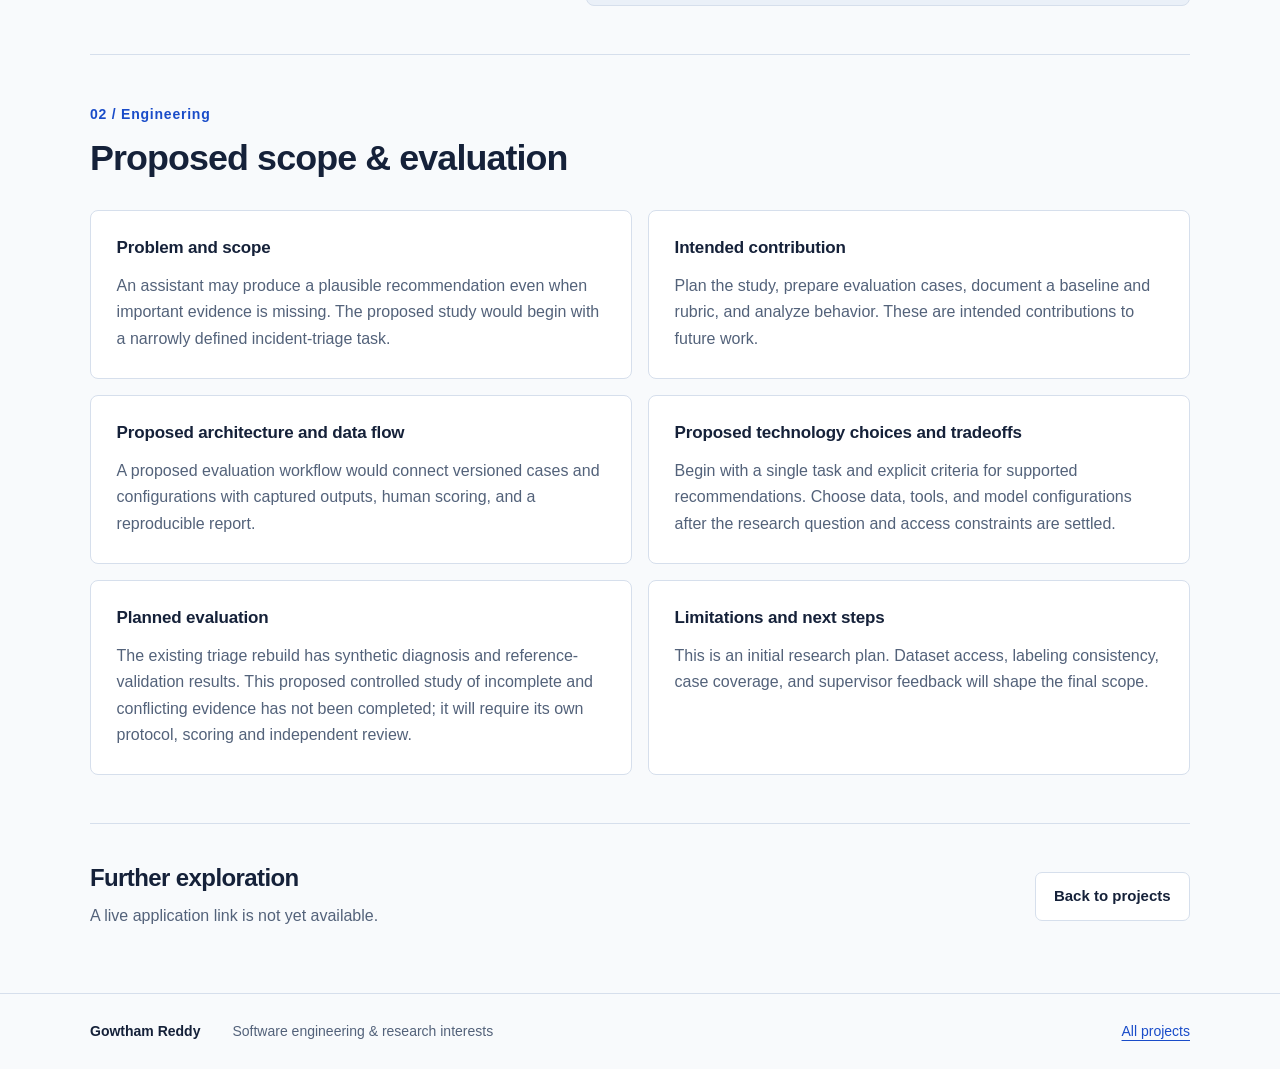
<file: docs/projects/ai-behavior-study/index.html>
<!doctype html><html lang="en"><head><meta charset="utf-8"><meta name="viewport" content="width=device-width,initial-scale=1"><meta name="color-scheme" content="light dark"><meta name="robots" content="index,follow"><title>Incident Triage Behavior Study | Gowtham Reddy</title><meta name="description" content="The research component of the Network Incident Triage Assistant: a planned comparison of evidence support, missing information, and appropriate deferral."><link rel="icon" type="image/svg+xml" href="data:image/svg+xml,%3Csvg%20xmlns%3D%22http%3A%2F%2Fwww.w3.org%2F2000%2Fsvg%22%20viewBox%3D%220%200%2064%2064%22%3E%3Crect%20width%3D%2264%22%20height%3D%2264%22%20rx%3D%2214%22%20fill%3D%22%23174ac6%22%2F%3E%3Ctext%20x%3D%2232%22%20y%3D%2241%22%20text-anchor%3D%22middle%22%20fill%3D%22white%22%20font-family%3D%22Arial%2Csans-serif%22%20font-weight%3D%22700%22%20font-size%3D%2227%22%3EGR%3C%2Ftext%3E%3C%2Fsvg%3E"><script src="../../assets/theme.js"></script><link rel="stylesheet" href="../../assets/styles.css?v=c321ced355cc"><link rel="canonical" href="https://gowthamreddy-ch.github.io/projects/ai-behavior-study/"><meta property="og:type" content="website"><meta property="og:title" content="Incident Triage Behavior Study | Gowtham Reddy"><meta property="og:description" content="The research component of the Network Incident Triage Assistant: a planned comparison of evidence support, missing information, and appropriate deferral."><meta property="og:url" content="https://gowthamreddy-ch.github.io/projects/ai-behavior-study/"></head><body><a class="skip-link" href="#content">Skip to content</a>
    <header class="site-header"><div class="container header-inner">
      <a class="brand" href="../../" aria-label="Gowtham Reddy — homepage"><span class="monogram" aria-hidden="true">GR</span><span>Gowtham Reddy</span></a>
      <nav class="main-nav" aria-label="Primary"><a href="../../#projects">Projects</a><a href="../../#research">Research</a><a href="../../#about">About</a></nav>
      <div class="appearance"><label for="appearance">Appearance</label><select id="appearance" name="appearance"><option value="system">System</option><option value="light">Light</option><option value="dark">Dark</option></select></div>
    </div></header><main id="content" tabindex="-1"><div class="container showcase">
    <div class="showcase-topline"><a class="text-link" href="../../#collection">All projects</a><span class="eyebrow">Research roadmap</span></div>
    <section class="showcase-opening" aria-labelledby="project-title"><div class="showcase-heading"><div><p class="eyebrow">Research companion · Incident triage</p><h1 id="project-title">Incident Triage Behavior Study</h1></div><span class="status status-planned">Planned</span></div><p class="project-purpose">The research component of the Network Incident Triage Assistant: a planned comparison of evidence support, missing information, and appropriate deferral.</p><p class="sample-notice">Planned research component of the incident-triage project. This study is not a separate application or a completed research result.</p><div class="showcase-actions"><a class="text-link" href="../network-incident-triage/#evidence-title">View the parent project</a></div></section>

    <section class="showcase-section" aria-labelledby="walkthrough-title"><div class="section-heading"><div><p class="eyebrow section-index">01 / Walkthrough</p><h2 id="walkthrough-title">Proposed approach</h2></div><p class="section-note">An outline of the intended approach.</p></div><div class="walkthrough"><article class="walkthrough-step"><div class="walkthrough-copy"><p class="step-number">01</p><h3>Define a narrow question</h3><p>Start with incident triage and specify when the evidence is sufficient for a recommendation, a clarification request, or a deferral.</p></div><div class="media-placeholder workflow-media"><svg viewBox="0 0 24 24" fill="none" stroke="currentColor" stroke-width="1.4" aria-hidden="true"><rect x="3" y="3" width="18" height="18" rx="2"/><circle cx="8" cy="8" r="1.5"/><path d="m3 17 6-6 4 4 3-3 5 5"/></svg><span>Screenshot placeholder</span><small>Proposed view: Define a narrow question · no media attached</small></div></article><article class="walkthrough-step"><div class="walkthrough-copy"><p class="step-number">02</p><h3>Design controlled comparisons</h3><p>Prepare held-out cases and vary the completeness and consistency of the evidence. Record the baseline, prompt, model, and scoring rubric for each comparison.</p></div><div class="media-placeholder workflow-media"><svg viewBox="0 0 24 24" fill="none" stroke="currentColor" stroke-width="1.4" aria-hidden="true"><rect x="3" y="3" width="18" height="18" rx="2"/><circle cx="8" cy="8" r="1.5"/><path d="m3 17 6-6 4 4 3-3 5 5"/></svg><span>Screenshot placeholder</span><small>Proposed view: Design controlled comparisons · no media attached</small></div></article><article class="walkthrough-step"><div class="walkthrough-copy"><p class="step-number">03</p><h3>Report behavior and limits</h3><p>Analyze supported and unsupported recommendations, appropriate deferrals, and failure patterns. Report the tested conditions and uncertainty alongside any eventual findings.</p></div><div class="media-placeholder workflow-media"><svg viewBox="0 0 24 24" fill="none" stroke="currentColor" stroke-width="1.4" aria-hidden="true"><rect x="3" y="3" width="18" height="18" rx="2"/><circle cx="8" cy="8" r="1.5"/><path d="m3 17 6-6 4 4 3-3 5 5"/></svg><span>Screenshot placeholder</span><small>Proposed view: Report behavior and limits · no media attached</small></div></article></div></section>
    <section class="showcase-section" aria-labelledby="evidence-title"><div class="section-heading"><div><p class="eyebrow section-index">02 / Engineering</p><h2 id="evidence-title">Proposed scope & evaluation</h2></div></div><div class="evidence-grid"><article class="evidence-card"><h3>Problem and scope</h3><p>An assistant may produce a plausible recommendation even when important evidence is missing. The proposed study would begin with a narrowly defined incident-triage task.</p></article><article class="evidence-card"><h3>Intended contribution</h3><p>Plan the study, prepare evaluation cases, document a baseline and rubric, and analyze behavior. These are intended contributions to future work.</p></article><article class="evidence-card"><h3>Proposed architecture and data flow</h3><p>A proposed evaluation workflow would connect versioned cases and configurations with captured outputs, human scoring, and a reproducible report.</p></article><article class="evidence-card"><h3>Proposed technology choices and tradeoffs</h3><p>Begin with a single task and explicit criteria for supported recommendations. Choose data, tools, and model configurations after the research question and access constraints are settled.</p></article><article class="evidence-card"><h3>Planned evaluation</h3><p>The existing triage rebuild has synthetic diagnosis and reference-validation results. This proposed controlled study of incomplete and conflicting evidence has not been completed; it will require its own protocol, scoring and independent review.</p></article><article class="evidence-card"><h3>Limitations and next steps</h3><p>This is an initial research plan. Dataset access, labeling consistency, case coverage, and supervisor feedback will shape the final scope.</p></article></div></section>
    <section class="exploration" aria-labelledby="exploration-title"><div><h2 id="exploration-title">Further exploration</h2><p>A live application link is not yet available.</p></div><a class="button secondary" href="../../#collection">Back to projects</a></section>
  </div></main><footer class="site-footer"><div class="container footer-inner"><span>Gowtham Reddy</span><span>Software engineering &amp; research interests</span><a href="../../#collection">All projects</a></div></footer></body></html>
</file>
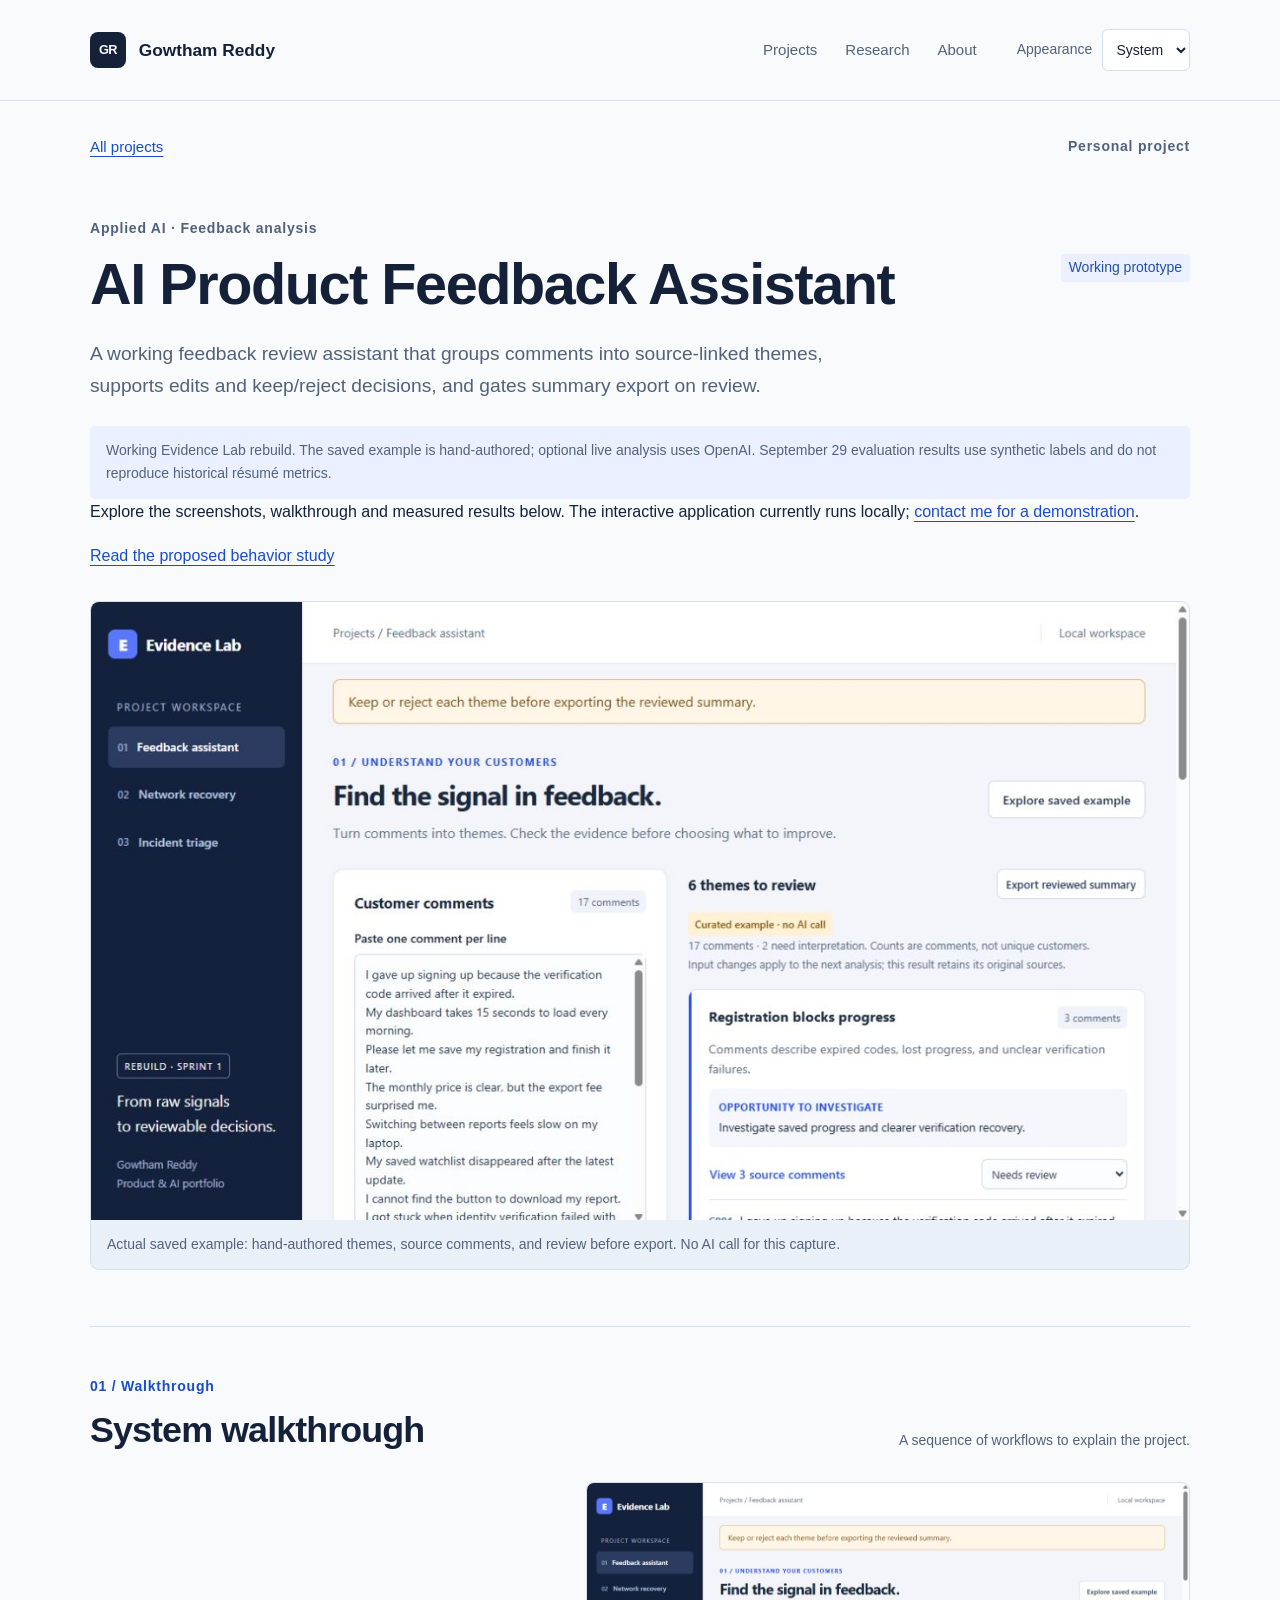
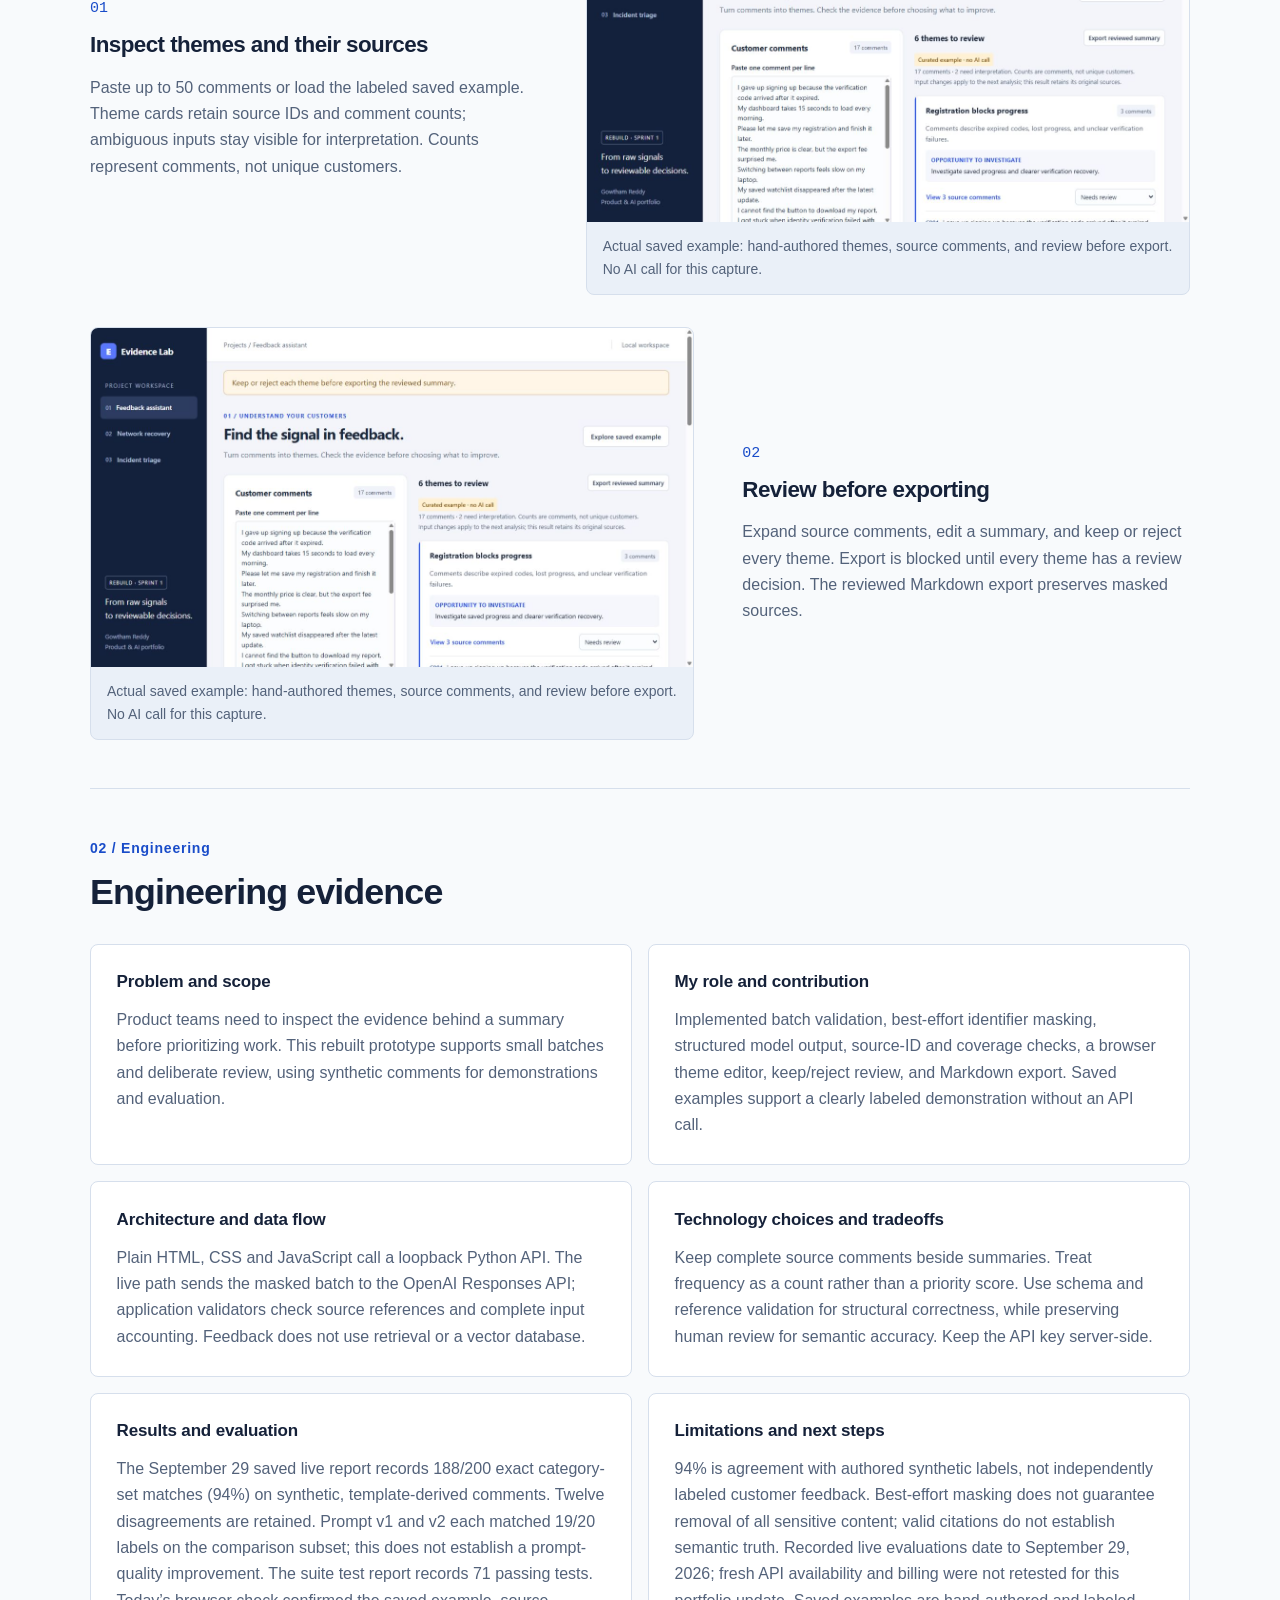
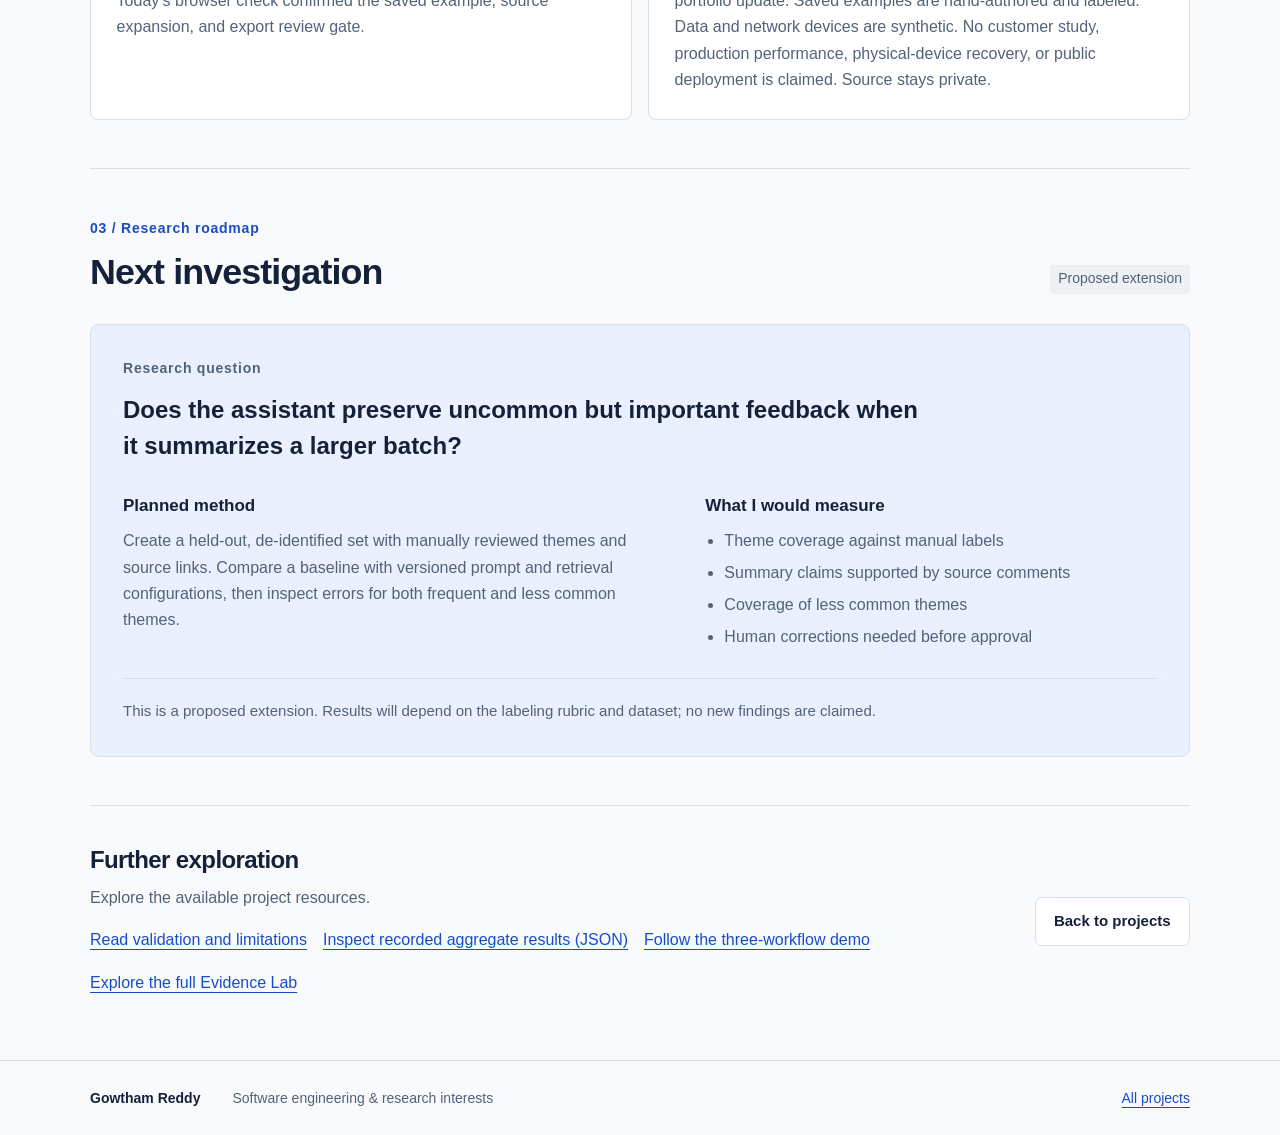
<file: docs/projects/ai-product-feedback/index.html>
<!doctype html><html lang="en"><head><meta charset="utf-8"><meta name="viewport" content="width=device-width,initial-scale=1"><meta name="color-scheme" content="light dark"><meta name="robots" content="index,follow"><title>AI Product Feedback Assistant | Gowtham Reddy</title><meta name="description" content="A working feedback review assistant that groups comments into source-linked themes, supports edits and keep/reject decisions, and gates summary export on review."><link rel="icon" type="image/svg+xml" href="data:image/svg+xml,%3Csvg%20xmlns%3D%22http%3A%2F%2Fwww.w3.org%2F2000%2Fsvg%22%20viewBox%3D%220%200%2064%2064%22%3E%3Crect%20width%3D%2264%22%20height%3D%2264%22%20rx%3D%2214%22%20fill%3D%22%23174ac6%22%2F%3E%3Ctext%20x%3D%2232%22%20y%3D%2241%22%20text-anchor%3D%22middle%22%20fill%3D%22white%22%20font-family%3D%22Arial%2Csans-serif%22%20font-weight%3D%22700%22%20font-size%3D%2227%22%3EGR%3C%2Ftext%3E%3C%2Fsvg%3E"><script src="../../assets/theme.js"></script><link rel="stylesheet" href="../../assets/styles.css?v=c321ced355cc"><link rel="canonical" href="https://gowthamreddy-ch.github.io/projects/ai-product-feedback/"><meta property="og:type" content="website"><meta property="og:title" content="AI Product Feedback Assistant | Gowtham Reddy"><meta property="og:description" content="A working feedback review assistant that groups comments into source-linked themes, supports edits and keep/reject decisions, and gates summary export on review."><meta property="og:url" content="https://gowthamreddy-ch.github.io/projects/ai-product-feedback/"></head><body><a class="skip-link" href="#content">Skip to content</a>
    <header class="site-header"><div class="container header-inner">
      <a class="brand" href="../../" aria-label="Gowtham Reddy — homepage"><span class="monogram" aria-hidden="true">GR</span><span>Gowtham Reddy</span></a>
      <nav class="main-nav" aria-label="Primary"><a href="../../#projects">Projects</a><a href="../../#research">Research</a><a href="../../#about">About</a></nav>
      <div class="appearance"><label for="appearance">Appearance</label><select id="appearance" name="appearance"><option value="system">System</option><option value="light">Light</option><option value="dark">Dark</option></select></div>
    </div></header><main id="content" tabindex="-1"><div class="container showcase">
    <div class="showcase-topline"><a class="text-link" href="../../#collection">All projects</a><span class="eyebrow">Personal project</span></div>
    <section class="showcase-opening" aria-labelledby="project-title"><div class="showcase-heading"><div><p class="eyebrow">Applied AI · Feedback analysis</p><h1 id="project-title">AI Product Feedback Assistant</h1></div><span class="status status-working-prototype">Working prototype</span></div><p class="project-purpose">A working feedback review assistant that groups comments into source-linked themes, supports edits and keep/reject decisions, and gates summary export on review.</p><p class="sample-notice">Working Evidence Lab rebuild. The saved example is hand-authored; optional live analysis uses OpenAI. September 29 evaluation results use synthetic labels and do not reproduce historical résumé metrics.</p><p class="public-demo-note">Explore the screenshots, walkthrough and measured results below. The interactive application currently runs locally; <a href="mailto:gowthamreddych.97@gmail.com?subject=Project%20demo%20request">contact me for a demonstration</a>.</p><div class="showcase-actions"><a class="text-link" href="#investigation">Read the proposed behavior study</a></div><figure class="screenshot overview-media"><img src="../../assets/evidence-lab-feedback.jpg" alt="Evidence Lab feedback themes, review controls and a required-review notice" width="1265" height="712" loading="lazy"><figcaption>Actual saved example: hand-authored themes, source comments, and review before export. No AI call for this capture.</figcaption></figure></section>

    <section class="showcase-section" aria-labelledby="walkthrough-title"><div class="section-heading"><div><p class="eyebrow section-index">01 / Walkthrough</p><h2 id="walkthrough-title">System walkthrough</h2></div><p class="section-note">A sequence of workflows to explain the project.</p></div><div class="walkthrough"><article class="walkthrough-step"><div class="walkthrough-copy"><p class="step-number">01</p><h3>Inspect themes and their sources</h3><p>Paste up to 50 comments or load the labeled saved example. Theme cards retain source IDs and comment counts; ambiguous inputs stay visible for interpretation. Counts represent comments, not unique customers.</p></div><figure class="screenshot workflow-media"><img src="../../assets/evidence-lab-feedback.jpg" alt="Evidence Lab feedback themes, review controls and a required-review notice" width="1265" height="712" loading="lazy"><figcaption>Actual saved example: hand-authored themes, source comments, and review before export. No AI call for this capture.</figcaption></figure></article><article class="walkthrough-step"><div class="walkthrough-copy"><p class="step-number">02</p><h3>Review before exporting</h3><p>Expand source comments, edit a summary, and keep or reject every theme. Export is blocked until every theme has a review decision. The reviewed Markdown export preserves masked sources.</p></div><figure class="screenshot workflow-media"><img src="../../assets/evidence-lab-feedback.jpg" alt="Evidence Lab feedback themes, review controls and a required-review notice" width="1265" height="712" loading="lazy"><figcaption>Actual saved example: hand-authored themes, source comments, and review before export. No AI call for this capture.</figcaption></figure></article></div></section>
    <section class="showcase-section" aria-labelledby="evidence-title"><div class="section-heading"><div><p class="eyebrow section-index">02 / Engineering</p><h2 id="evidence-title">Engineering evidence</h2></div></div><div class="evidence-grid"><article class="evidence-card"><h3>Problem and scope</h3><p>Product teams need to inspect the evidence behind a summary before prioritizing work. This rebuilt prototype supports small batches and deliberate review, using synthetic comments for demonstrations and evaluation.</p></article><article class="evidence-card"><h3>My role and contribution</h3><p>Implemented batch validation, best-effort identifier masking, structured model output, source-ID and coverage checks, a browser theme editor, keep/reject review, and Markdown export. Saved examples support a clearly labeled demonstration without an API call.</p></article><article class="evidence-card"><h3>Architecture and data flow</h3><p>Plain HTML, CSS and JavaScript call a loopback Python API. The live path sends the masked batch to the OpenAI Responses API; application validators check source references and complete input accounting. Feedback does not use retrieval or a vector database.</p></article><article class="evidence-card"><h3>Technology choices and tradeoffs</h3><p>Keep complete source comments beside summaries. Treat frequency as a count rather than a priority score. Use schema and reference validation for structural correctness, while preserving human review for semantic accuracy. Keep the API key server-side.</p></article><article class="evidence-card"><h3>Results and evaluation</h3><p>The September 29 saved live report records 188/200 exact category-set matches (94%) on synthetic, template-derived comments. Twelve disagreements are retained. Prompt v1 and v2 each matched 19/20 labels on the comparison subset; this does not establish a prompt-quality improvement. The suite test report records 71 passing tests. Today’s browser check confirmed the saved example, source expansion, and export review gate.</p></article><article class="evidence-card"><h3>Limitations and next steps</h3><p>94% is agreement with authored synthetic labels, not independently labeled customer feedback. Best-effort masking does not guarantee removal of all sensitive content; valid citations do not establish semantic truth. Recorded live evaluations date to September 29, 2026; fresh API availability and billing were not retested for this portfolio update. Saved examples are hand-authored and labeled. Data and network devices are synthetic. No customer study, production performance, physical-device recovery, or public deployment is claimed. Source stays private.</p></article></div></section><section class="showcase-section" id="investigation" aria-labelledby="investigation-title"><div class="section-heading"><div><p class="eyebrow section-index">03 / Research roadmap</p><h2 id="investigation-title">Next investigation</h2></div><span class="status status-planned">Proposed extension</span></div><div class="study-panel"><p class="eyebrow">Research question</p><p class="study-question">Does the assistant preserve uncommon but important feedback when it summarizes a larger batch?</p><div class="study-grid"><div><h3>Planned method</h3><p>Create a held-out, de-identified set with manually reviewed themes and source links. Compare a baseline with versioned prompt and retrieval configurations, then inspect errors for both frequent and less common themes.</p></div><div><h3>What I would measure</h3><ul><li>Theme coverage against manual labels</li><li>Summary claims supported by source comments</li><li>Coverage of less common themes</li><li>Human corrections needed before approval</li></ul></div></div><p class="study-limits">This is a proposed extension. Results will depend on the labeling rubric and dataset; no new findings are claimed.</p></div></section>
    <section class="exploration" aria-labelledby="exploration-title"><div><h2 id="exploration-title">Further exploration</h2><p>Explore the available project resources.</p><div class="resource-links"><a class="text-link" href="../../assets/evidence-lab-validation.txt" target="_blank" rel="noopener noreferrer">Read validation and limitations<span class="sr-only"> (opens in a new tab)</span></a><a class="text-link" href="../../assets/evidence-lab-results.json" target="_blank" rel="noopener noreferrer">Inspect recorded aggregate results (JSON)<span class="sr-only"> (opens in a new tab)</span></a><a class="text-link" href="../../assets/evidence-lab-walkthrough.txt" target="_blank" rel="noopener noreferrer">Follow the three-workflow demo<span class="sr-only"> (opens in a new tab)</span></a><a class="text-link" href="../evidence-lab/" target="_blank" rel="noopener noreferrer">Explore the full Evidence Lab<span class="sr-only"> (opens in a new tab)</span></a></div></div><a class="button secondary" href="../../#collection">Back to projects</a></section>
  </div></main><footer class="site-footer"><div class="container footer-inner"><span>Gowtham Reddy</span><span>Software engineering &amp; research interests</span><a href="../../#collection">All projects</a></div></footer></body></html>
</file>
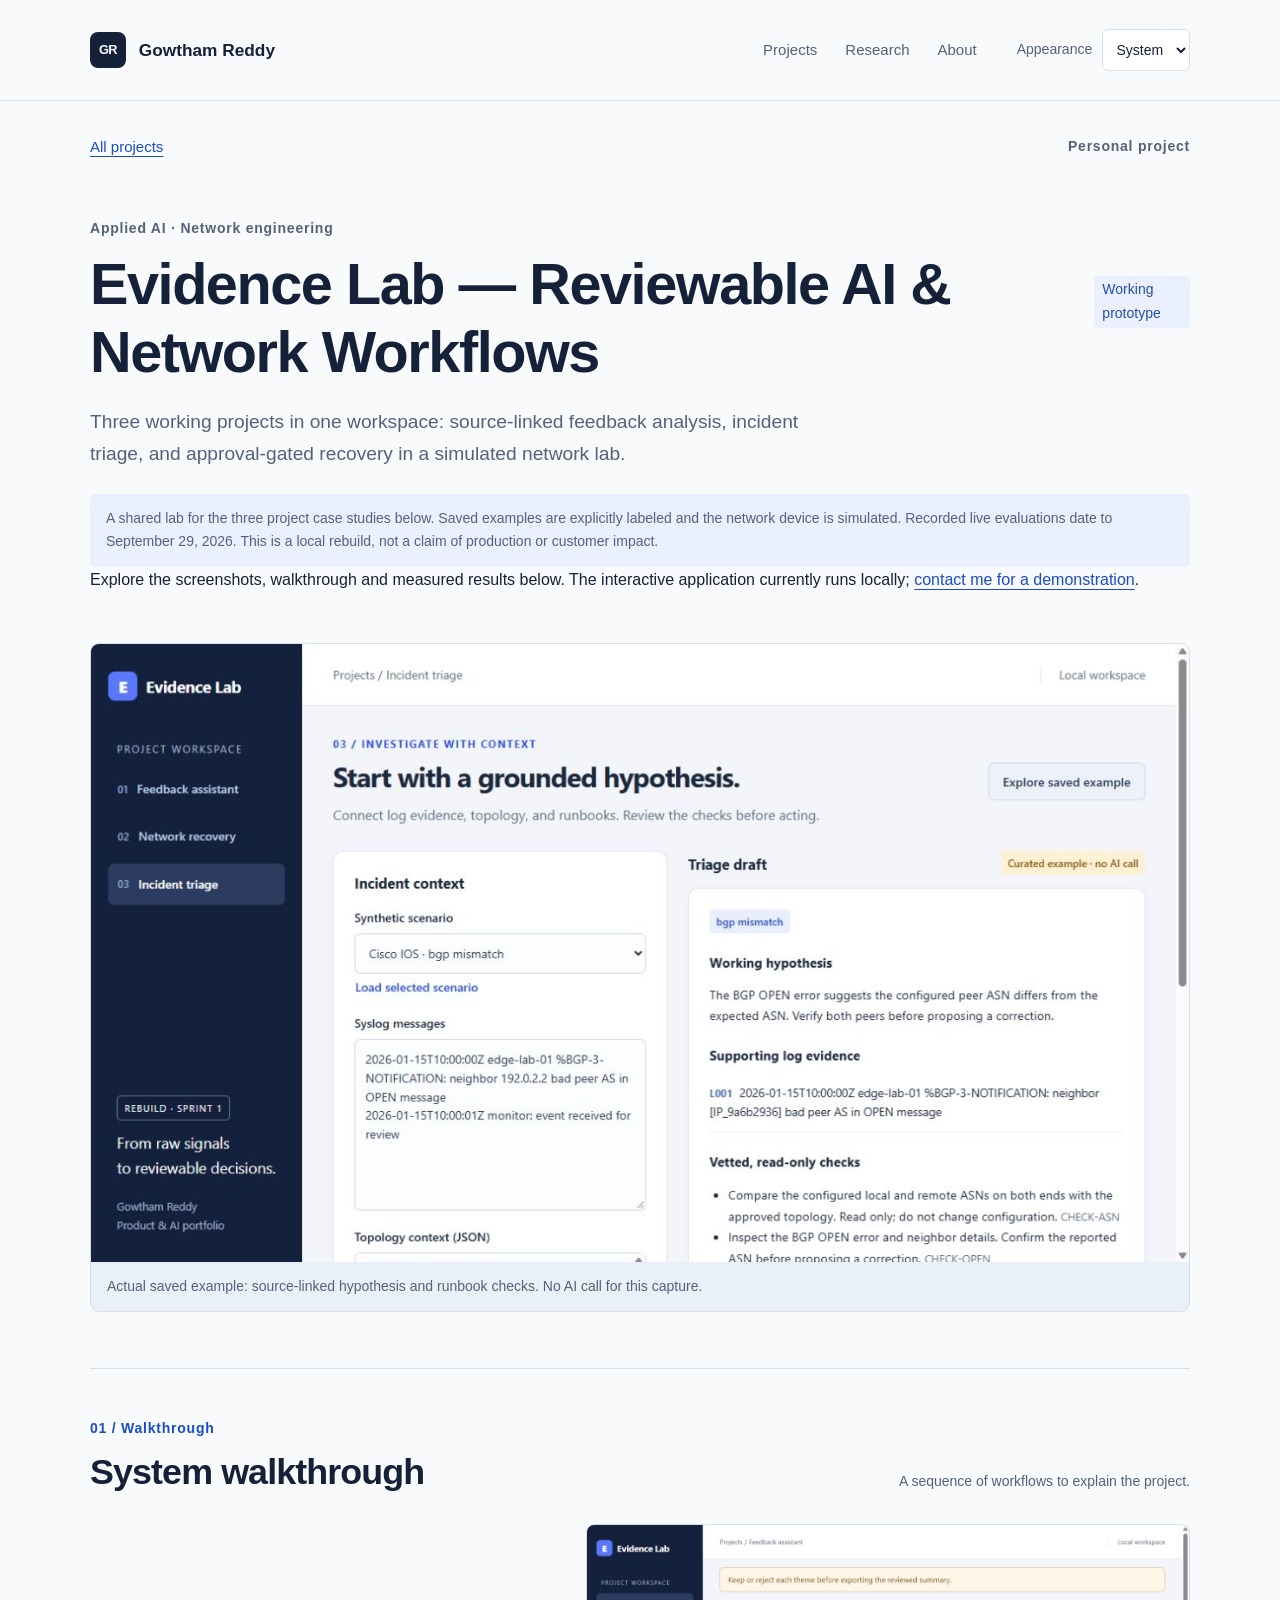
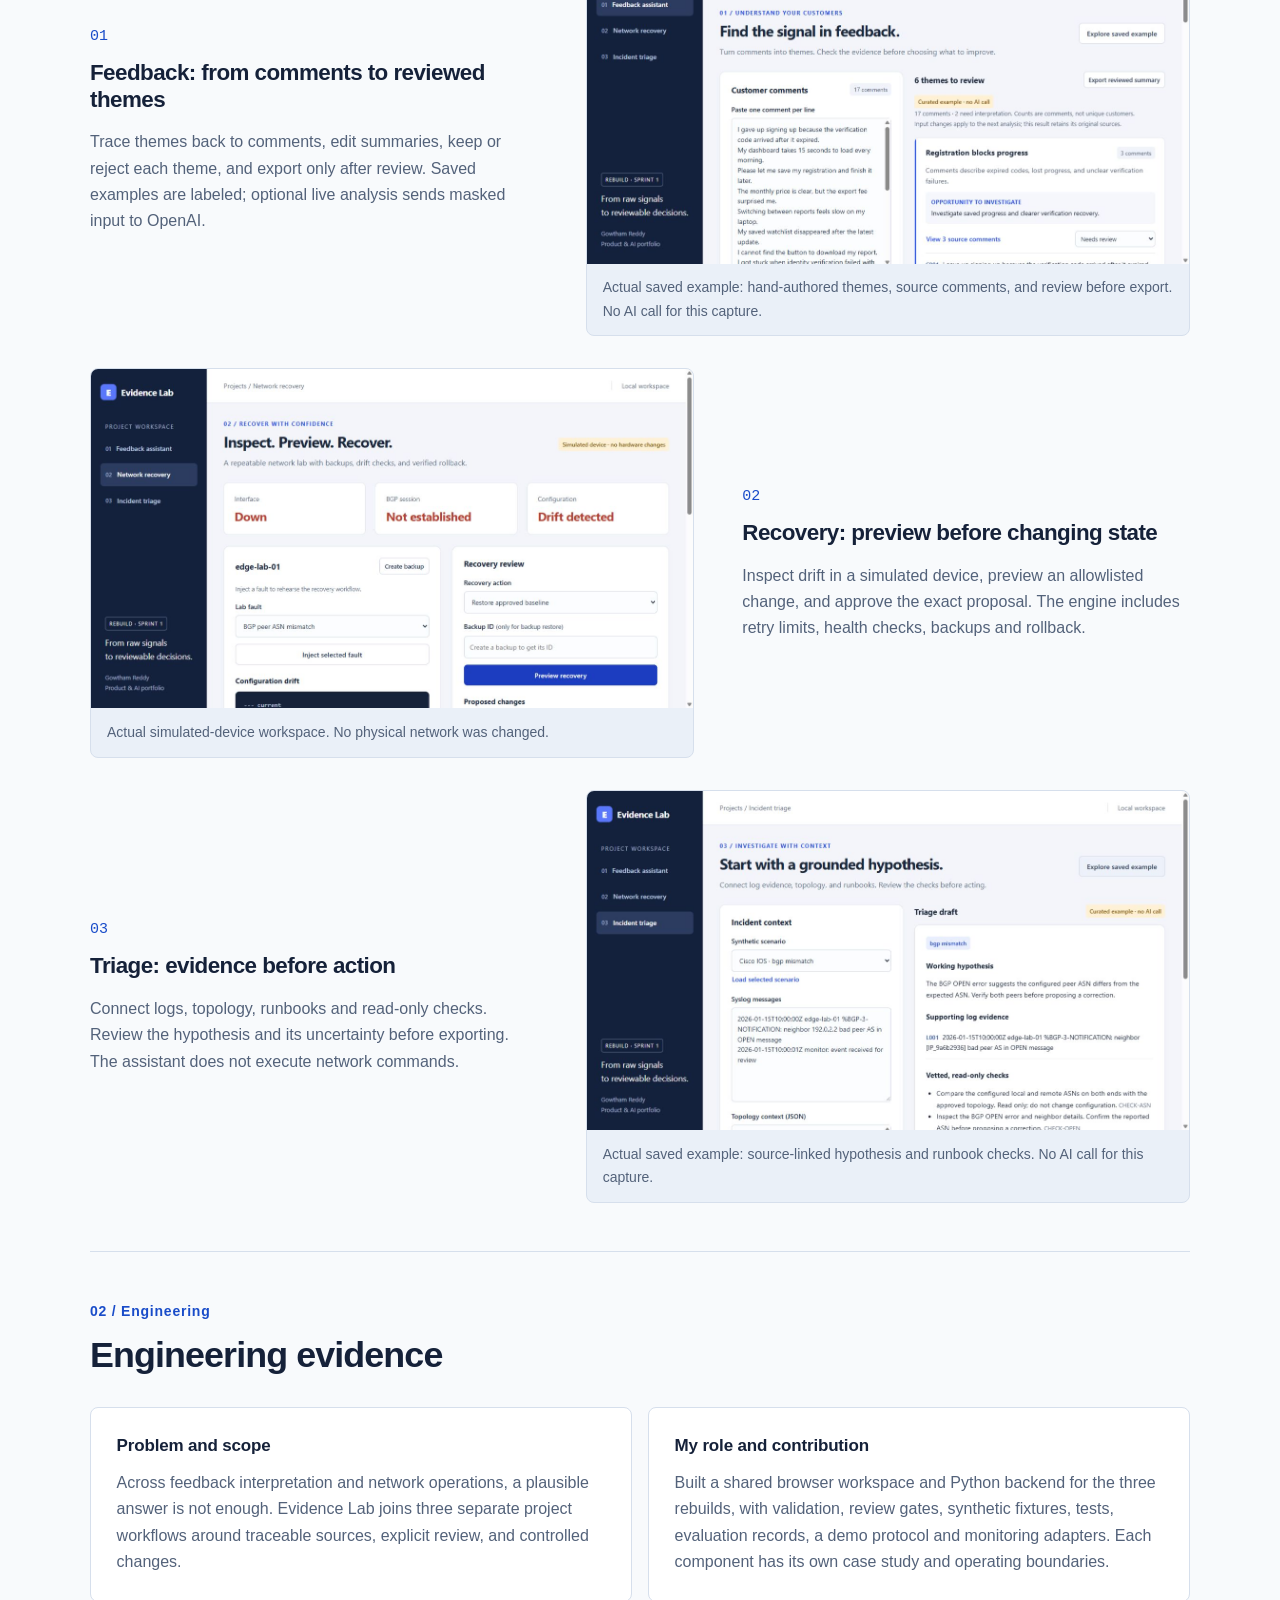
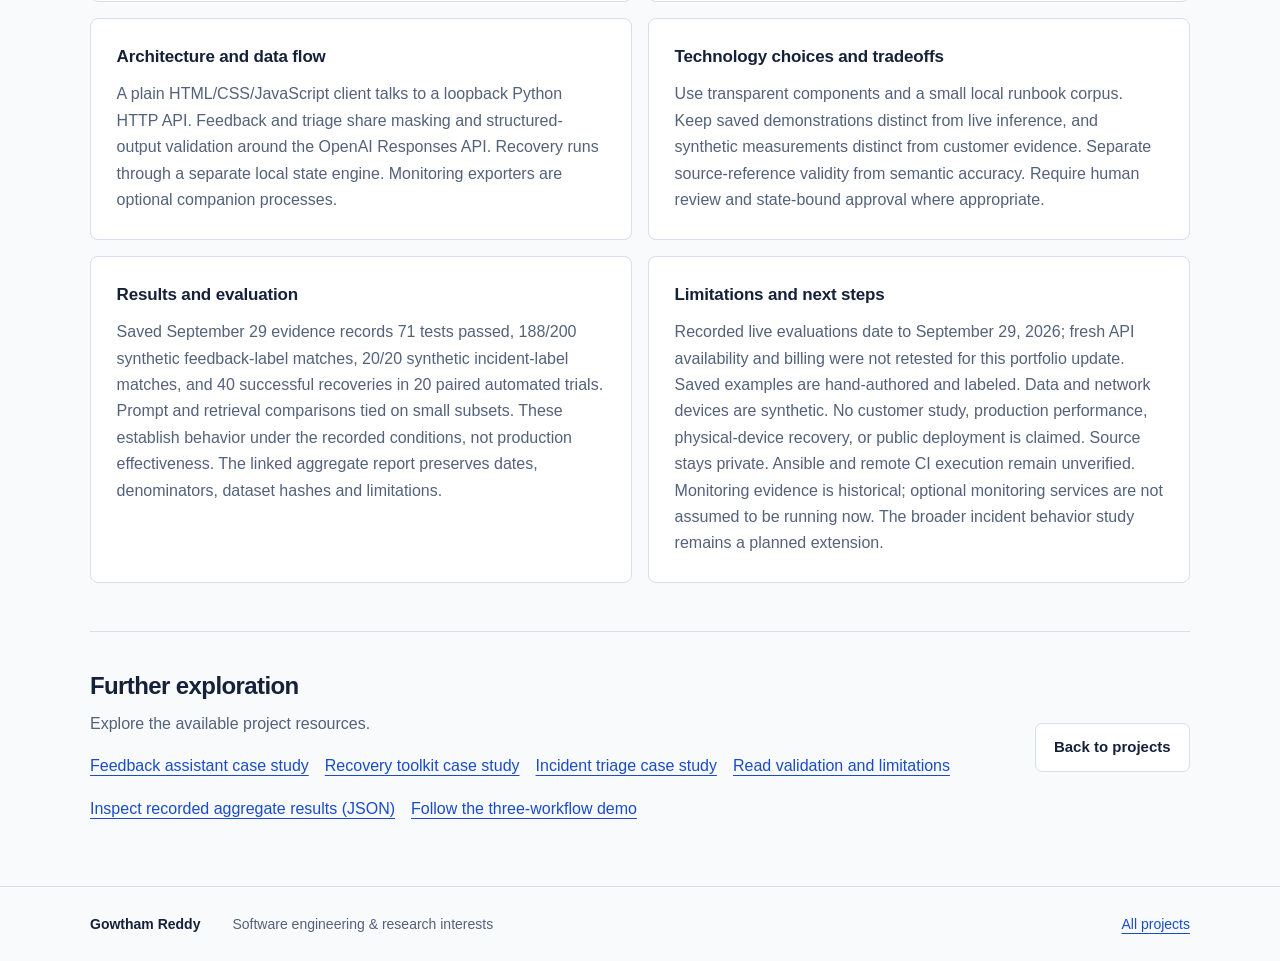
<file: docs/projects/evidence-lab/index.html>
<!doctype html><html lang="en"><head><meta charset="utf-8"><meta name="viewport" content="width=device-width,initial-scale=1"><meta name="color-scheme" content="light dark"><meta name="robots" content="index,follow"><title>Evidence Lab — Reviewable AI &amp; Network Workflows | Gowtham Reddy</title><meta name="description" content="Three working projects in one workspace: source-linked feedback analysis, incident triage, and approval-gated recovery in a simulated network lab."><link rel="icon" type="image/svg+xml" href="data:image/svg+xml,%3Csvg%20xmlns%3D%22http%3A%2F%2Fwww.w3.org%2F2000%2Fsvg%22%20viewBox%3D%220%200%2064%2064%22%3E%3Crect%20width%3D%2264%22%20height%3D%2264%22%20rx%3D%2214%22%20fill%3D%22%23174ac6%22%2F%3E%3Ctext%20x%3D%2232%22%20y%3D%2241%22%20text-anchor%3D%22middle%22%20fill%3D%22white%22%20font-family%3D%22Arial%2Csans-serif%22%20font-weight%3D%22700%22%20font-size%3D%2227%22%3EGR%3C%2Ftext%3E%3C%2Fsvg%3E"><script src="../../assets/theme.js"></script><link rel="stylesheet" href="../../assets/styles.css?v=c321ced355cc"><link rel="canonical" href="https://gowthamreddy-ch.github.io/projects/evidence-lab/"><meta property="og:type" content="website"><meta property="og:title" content="Evidence Lab — Reviewable AI &amp; Network Workflows | Gowtham Reddy"><meta property="og:description" content="Three working projects in one workspace: source-linked feedback analysis, incident triage, and approval-gated recovery in a simulated network lab."><meta property="og:url" content="https://gowthamreddy-ch.github.io/projects/evidence-lab/"></head><body><a class="skip-link" href="#content">Skip to content</a>
    <header class="site-header"><div class="container header-inner">
      <a class="brand" href="../../" aria-label="Gowtham Reddy — homepage"><span class="monogram" aria-hidden="true">GR</span><span>Gowtham Reddy</span></a>
      <nav class="main-nav" aria-label="Primary"><a href="../../#projects">Projects</a><a href="../../#research">Research</a><a href="../../#about">About</a></nav>
      <div class="appearance"><label for="appearance">Appearance</label><select id="appearance" name="appearance"><option value="system">System</option><option value="light">Light</option><option value="dark">Dark</option></select></div>
    </div></header><main id="content" tabindex="-1"><div class="container showcase">
    <div class="showcase-topline"><a class="text-link" href="../../#collection">All projects</a><span class="eyebrow">Personal project</span></div>
    <section class="showcase-opening" aria-labelledby="project-title"><div class="showcase-heading"><div><p class="eyebrow">Applied AI · Network engineering</p><h1 id="project-title">Evidence Lab — Reviewable AI &amp; Network Workflows</h1></div><span class="status status-working-prototype">Working prototype</span></div><p class="project-purpose">Three working projects in one workspace: source-linked feedback analysis, incident triage, and approval-gated recovery in a simulated network lab.</p><p class="sample-notice">A shared lab for the three project case studies below. Saved examples are explicitly labeled and the network device is simulated. Recorded live evaluations date to September 29, 2026. This is a local rebuild, not a claim of production or customer impact.</p><p class="public-demo-note">Explore the screenshots, walkthrough and measured results below. The interactive application currently runs locally; <a href="mailto:gowthamreddych.97@gmail.com?subject=Project%20demo%20request">contact me for a demonstration</a>.</p><div class="showcase-actions"></div><figure class="screenshot overview-media"><img src="../../assets/evidence-lab-triage.jpg" alt="Saved incident hypothesis with log evidence and vetted read-only checks" width="1265" height="712" loading="lazy"><figcaption>Actual saved example: source-linked hypothesis and runbook checks. No AI call for this capture.</figcaption></figure></section>

    <section class="showcase-section" aria-labelledby="walkthrough-title"><div class="section-heading"><div><p class="eyebrow section-index">01 / Walkthrough</p><h2 id="walkthrough-title">System walkthrough</h2></div><p class="section-note">A sequence of workflows to explain the project.</p></div><div class="walkthrough"><article class="walkthrough-step"><div class="walkthrough-copy"><p class="step-number">01</p><h3>Feedback: from comments to reviewed themes</h3><p>Trace themes back to comments, edit summaries, keep or reject each theme, and export only after review. Saved examples are labeled; optional live analysis sends masked input to OpenAI.</p></div><figure class="screenshot workflow-media"><img src="../../assets/evidence-lab-feedback.jpg" alt="Evidence Lab feedback themes, review controls and a required-review notice" width="1265" height="712" loading="lazy"><figcaption>Actual saved example: hand-authored themes, source comments, and review before export. No AI call for this capture.</figcaption></figure></article><article class="walkthrough-step"><div class="walkthrough-copy"><p class="step-number">02</p><h3>Recovery: preview before changing state</h3><p>Inspect drift in a simulated device, preview an allowlisted change, and approve the exact proposal. The engine includes retry limits, health checks, backups and rollback.</p></div><figure class="screenshot workflow-media"><img src="../../assets/evidence-lab-recovery.jpg" alt="Evidence Lab simulated network status and recovery preview" width="1265" height="712" loading="lazy"><figcaption>Actual simulated-device workspace. No physical network was changed.</figcaption></figure></article><article class="walkthrough-step"><div class="walkthrough-copy"><p class="step-number">03</p><h3>Triage: evidence before action</h3><p>Connect logs, topology, runbooks and read-only checks. Review the hypothesis and its uncertainty before exporting. The assistant does not execute network commands.</p></div><figure class="screenshot workflow-media"><img src="../../assets/evidence-lab-triage.jpg" alt="Saved incident hypothesis with log evidence and vetted read-only checks" width="1265" height="712" loading="lazy"><figcaption>Actual saved example: source-linked hypothesis and runbook checks. No AI call for this capture.</figcaption></figure></article></div></section>
    <section class="showcase-section" aria-labelledby="evidence-title"><div class="section-heading"><div><p class="eyebrow section-index">02 / Engineering</p><h2 id="evidence-title">Engineering evidence</h2></div></div><div class="evidence-grid"><article class="evidence-card"><h3>Problem and scope</h3><p>Across feedback interpretation and network operations, a plausible answer is not enough. Evidence Lab joins three separate project workflows around traceable sources, explicit review, and controlled changes.</p></article><article class="evidence-card"><h3>My role and contribution</h3><p>Built a shared browser workspace and Python backend for the three rebuilds, with validation, review gates, synthetic fixtures, tests, evaluation records, a demo protocol and monitoring adapters. Each component has its own case study and operating boundaries.</p></article><article class="evidence-card"><h3>Architecture and data flow</h3><p>A plain HTML/CSS/JavaScript client talks to a loopback Python HTTP API. Feedback and triage share masking and structured-output validation around the OpenAI Responses API. Recovery runs through a separate local state engine. Monitoring exporters are optional companion processes.</p></article><article class="evidence-card"><h3>Technology choices and tradeoffs</h3><p>Use transparent components and a small local runbook corpus. Keep saved demonstrations distinct from live inference, and synthetic measurements distinct from customer evidence. Separate source-reference validity from semantic accuracy. Require human review and state-bound approval where appropriate.</p></article><article class="evidence-card"><h3>Results and evaluation</h3><p>Saved September 29 evidence records 71 tests passed, 188/200 synthetic feedback-label matches, 20/20 synthetic incident-label matches, and 40 successful recoveries in 20 paired automated trials. Prompt and retrieval comparisons tied on small subsets. These establish behavior under the recorded conditions, not production effectiveness. The linked aggregate report preserves dates, denominators, dataset hashes and limitations.</p></article><article class="evidence-card"><h3>Limitations and next steps</h3><p>Recorded live evaluations date to September 29, 2026; fresh API availability and billing were not retested for this portfolio update. Saved examples are hand-authored and labeled. Data and network devices are synthetic. No customer study, production performance, physical-device recovery, or public deployment is claimed. Source stays private. Ansible and remote CI execution remain unverified. Monitoring evidence is historical; optional monitoring services are not assumed to be running now. The broader incident behavior study remains a planned extension.</p></article></div></section>
    <section class="exploration" aria-labelledby="exploration-title"><div><h2 id="exploration-title">Further exploration</h2><p>Explore the available project resources.</p><div class="resource-links"><a class="text-link" href="../ai-product-feedback/" target="_blank" rel="noopener noreferrer">Feedback assistant case study<span class="sr-only"> (opens in a new tab)</span></a><a class="text-link" href="../network-recovery-toolkit/" target="_blank" rel="noopener noreferrer">Recovery toolkit case study<span class="sr-only"> (opens in a new tab)</span></a><a class="text-link" href="../network-incident-triage/" target="_blank" rel="noopener noreferrer">Incident triage case study<span class="sr-only"> (opens in a new tab)</span></a><a class="text-link" href="../../assets/evidence-lab-validation.txt" target="_blank" rel="noopener noreferrer">Read validation and limitations<span class="sr-only"> (opens in a new tab)</span></a><a class="text-link" href="../../assets/evidence-lab-results.json" target="_blank" rel="noopener noreferrer">Inspect recorded aggregate results (JSON)<span class="sr-only"> (opens in a new tab)</span></a><a class="text-link" href="../../assets/evidence-lab-walkthrough.txt" target="_blank" rel="noopener noreferrer">Follow the three-workflow demo<span class="sr-only"> (opens in a new tab)</span></a></div></div><a class="button secondary" href="../../#collection">Back to projects</a></section>
  </div></main><footer class="site-footer"><div class="container footer-inner"><span>Gowtham Reddy</span><span>Software engineering &amp; research interests</span><a href="../../#collection">All projects</a></div></footer></body></html>
</file>
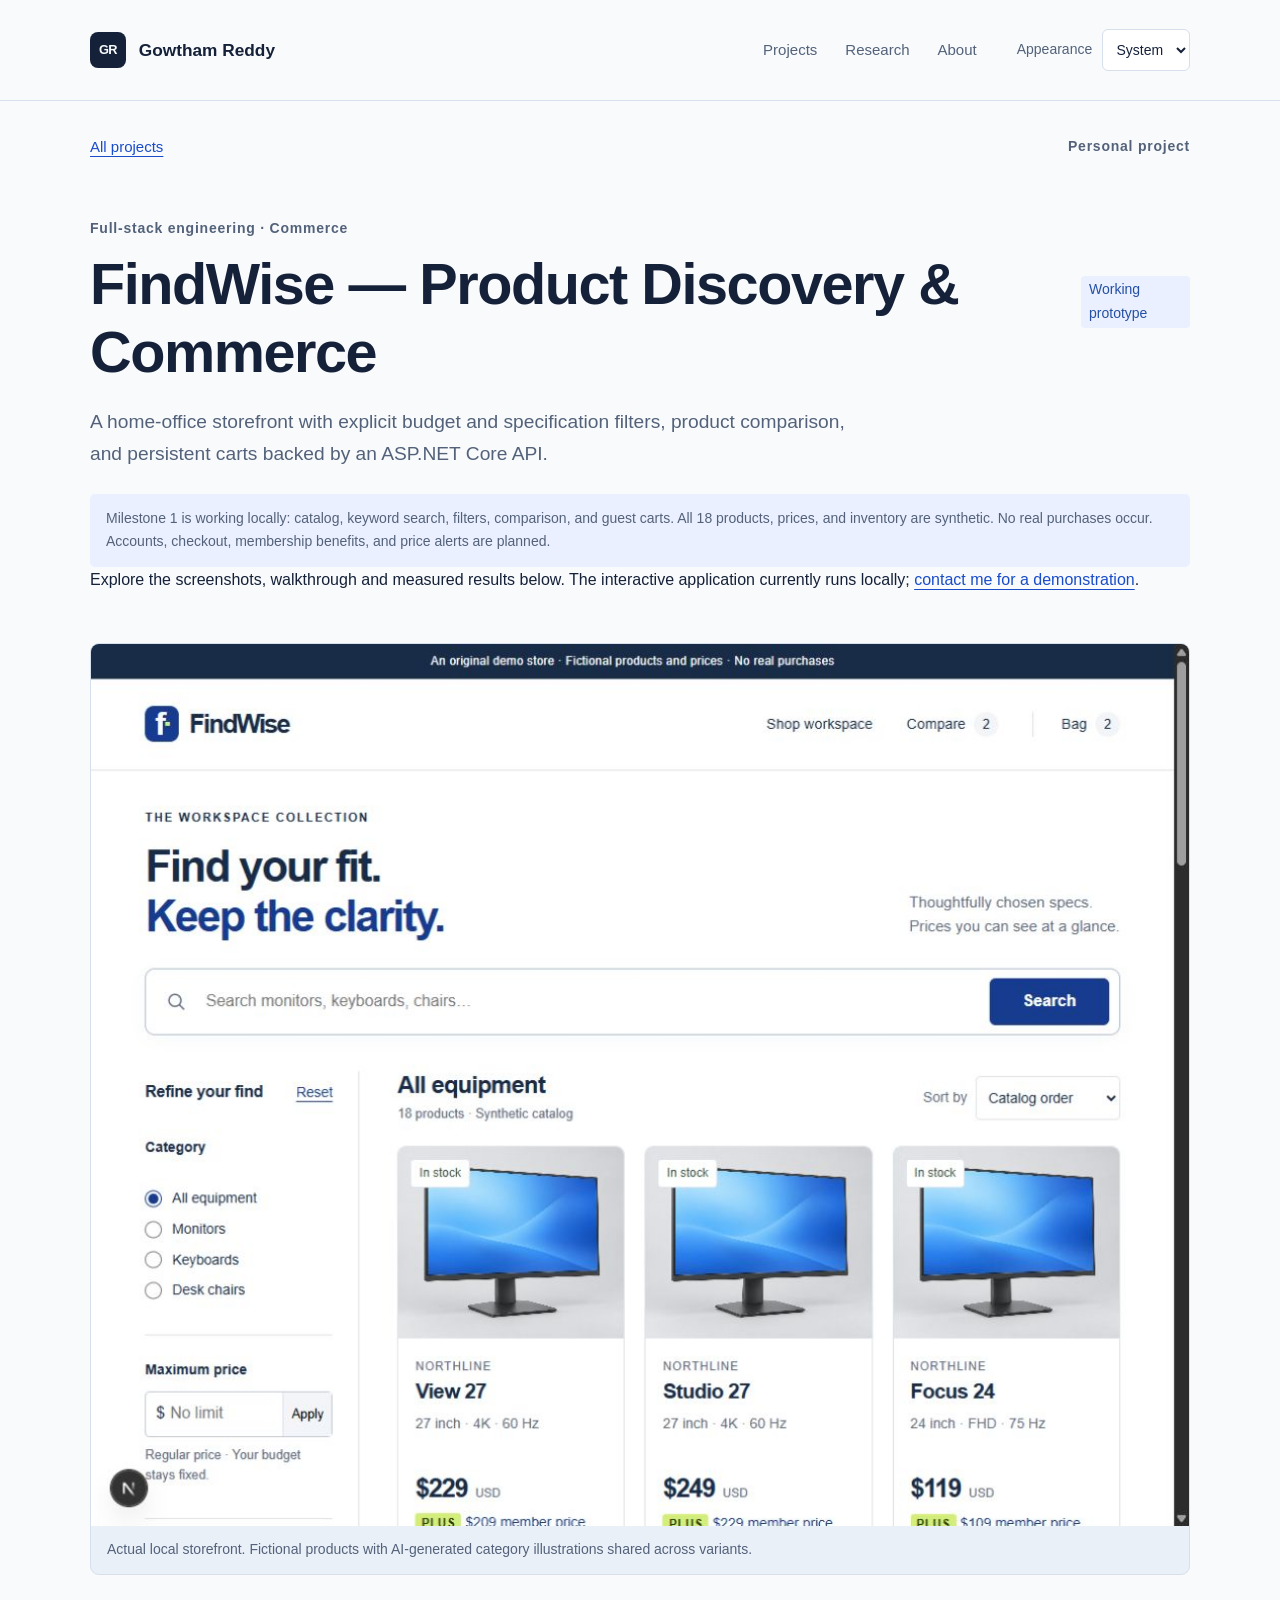
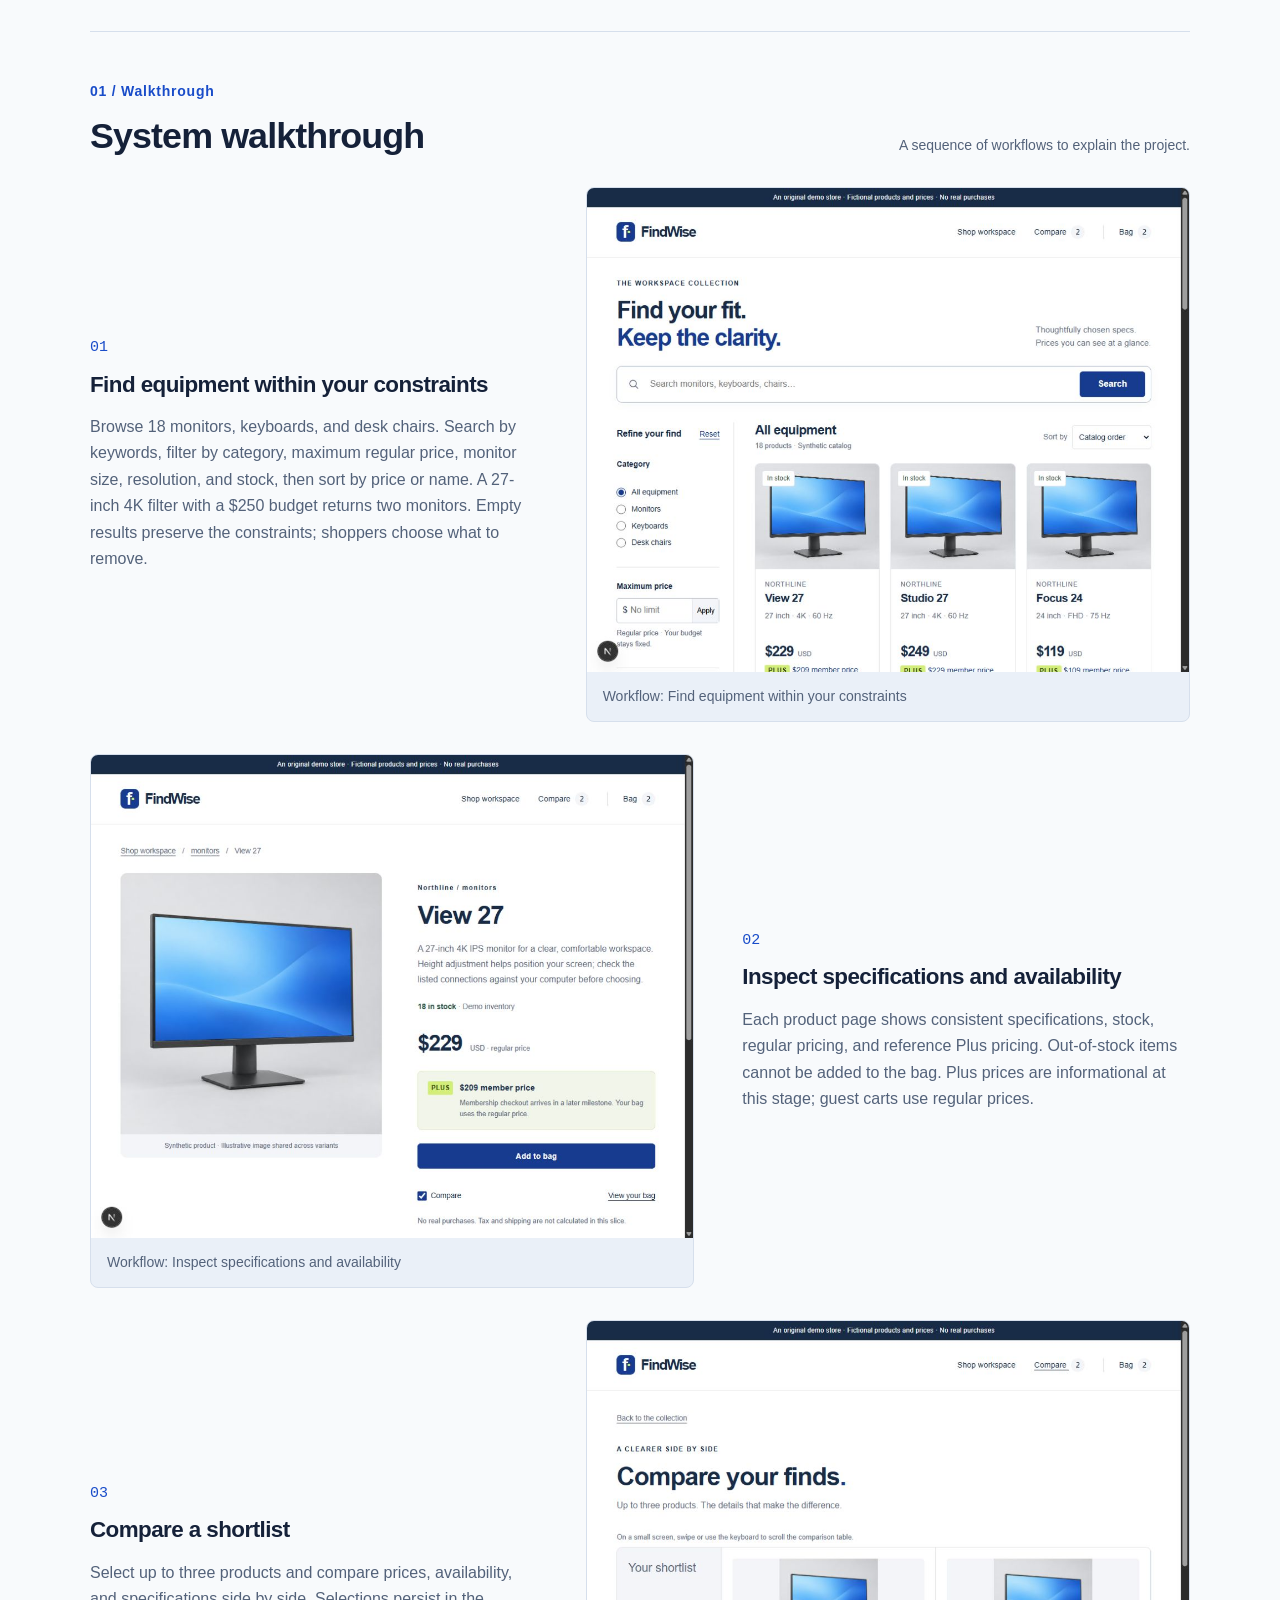
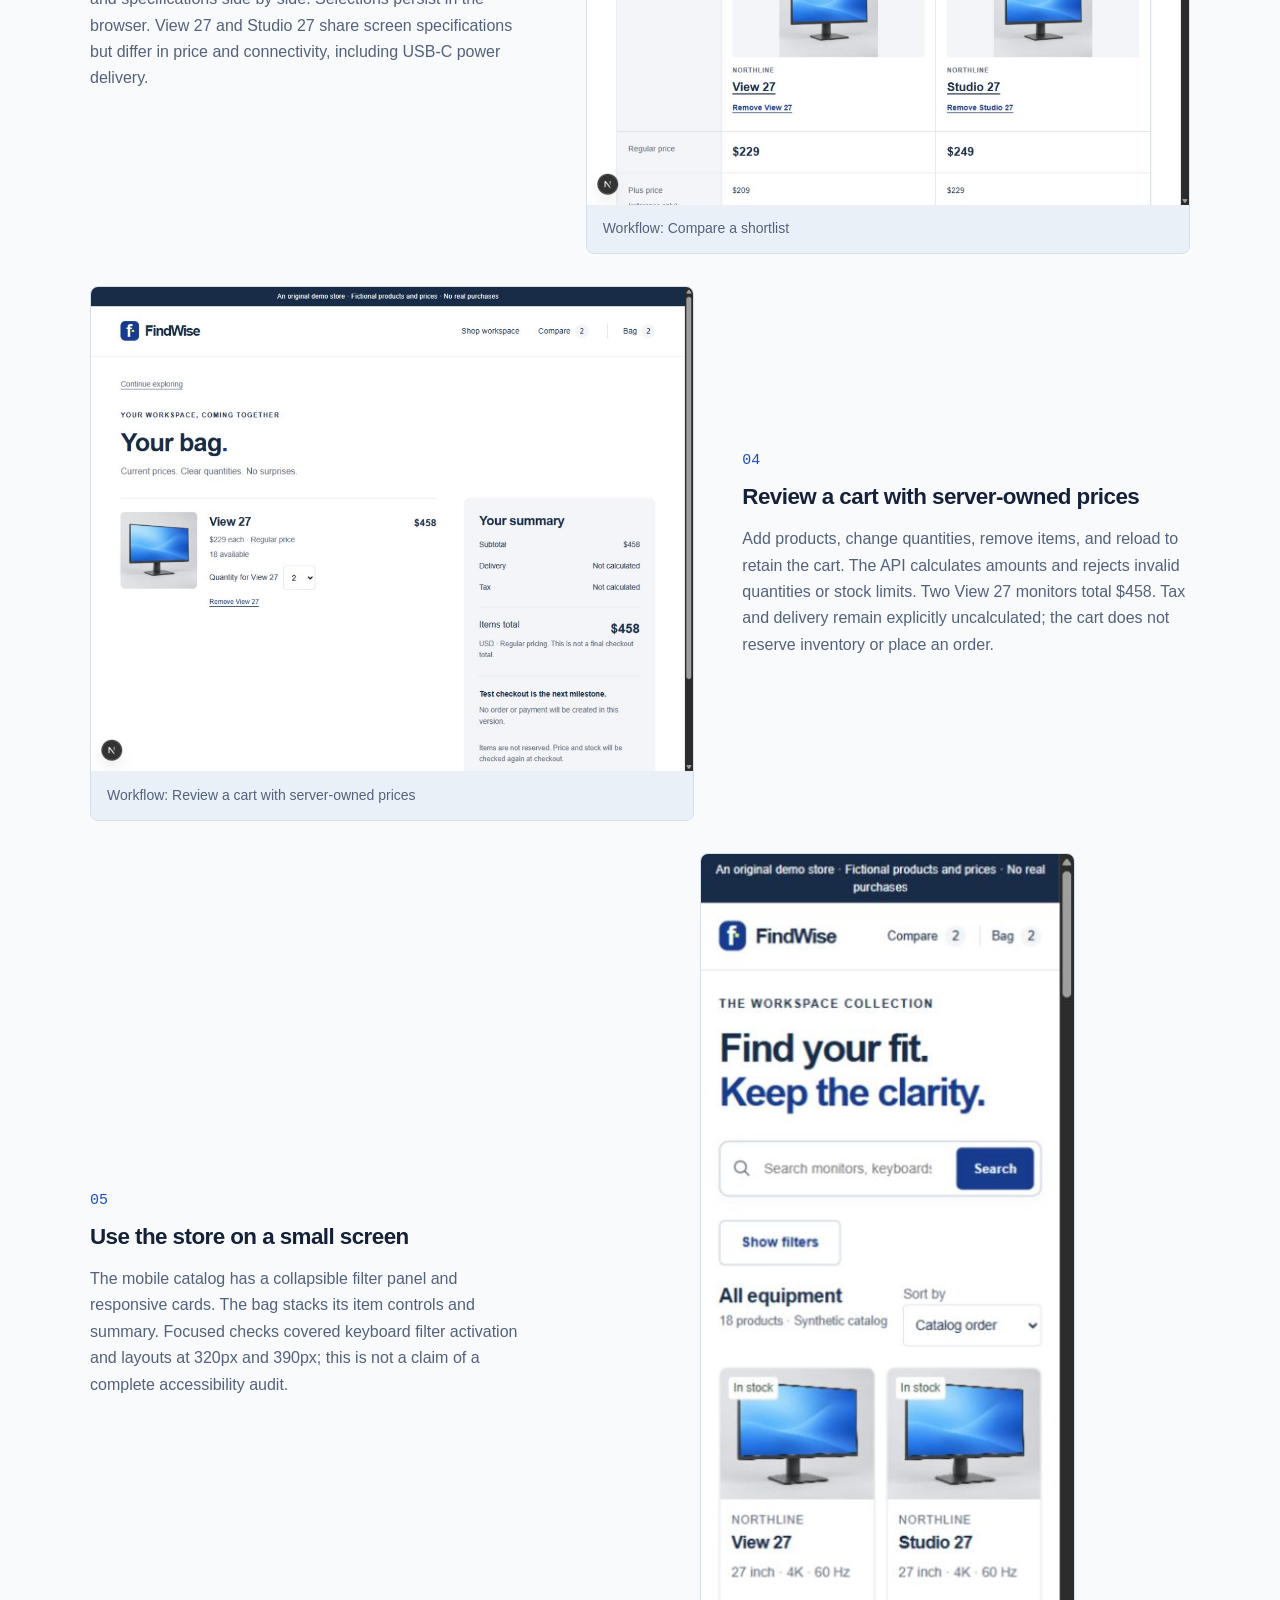
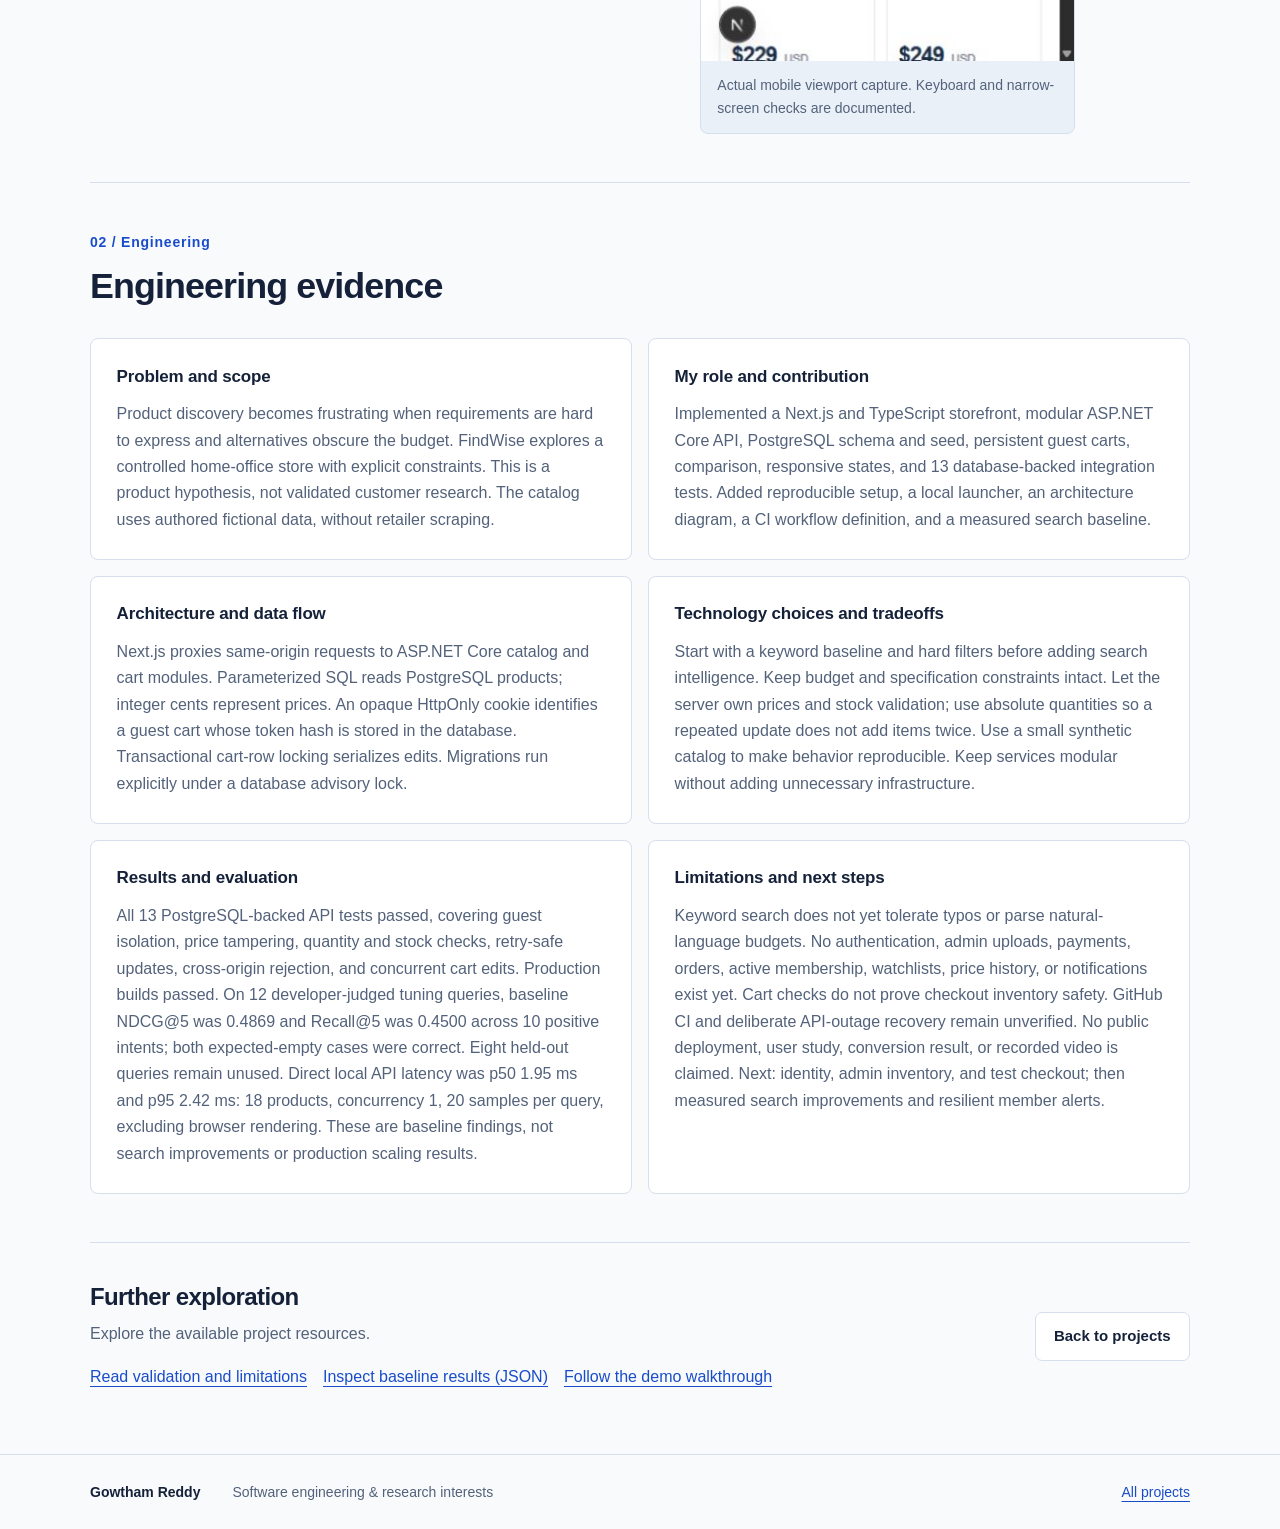
<file: docs/projects/findwise/index.html>
<!doctype html><html lang="en"><head><meta charset="utf-8"><meta name="viewport" content="width=device-width,initial-scale=1"><meta name="color-scheme" content="light dark"><meta name="robots" content="index,follow"><title>FindWise — Product Discovery &amp; Commerce | Gowtham Reddy</title><meta name="description" content="A home-office storefront with explicit budget and specification filters, product comparison, and persistent carts backed by an ASP.NET Core API."><link rel="icon" type="image/svg+xml" href="data:image/svg+xml,%3Csvg%20xmlns%3D%22http%3A%2F%2Fwww.w3.org%2F2000%2Fsvg%22%20viewBox%3D%220%200%2064%2064%22%3E%3Crect%20width%3D%2264%22%20height%3D%2264%22%20rx%3D%2214%22%20fill%3D%22%23174ac6%22%2F%3E%3Ctext%20x%3D%2232%22%20y%3D%2241%22%20text-anchor%3D%22middle%22%20fill%3D%22white%22%20font-family%3D%22Arial%2Csans-serif%22%20font-weight%3D%22700%22%20font-size%3D%2227%22%3EGR%3C%2Ftext%3E%3C%2Fsvg%3E"><script src="../../assets/theme.js"></script><link rel="stylesheet" href="../../assets/styles.css?v=c321ced355cc"><link rel="canonical" href="https://gowthamreddy-ch.github.io/projects/findwise/"><meta property="og:type" content="website"><meta property="og:title" content="FindWise — Product Discovery &amp; Commerce | Gowtham Reddy"><meta property="og:description" content="A home-office storefront with explicit budget and specification filters, product comparison, and persistent carts backed by an ASP.NET Core API."><meta property="og:url" content="https://gowthamreddy-ch.github.io/projects/findwise/"></head><body><a class="skip-link" href="#content">Skip to content</a>
    <header class="site-header"><div class="container header-inner">
      <a class="brand" href="../../" aria-label="Gowtham Reddy — homepage"><span class="monogram" aria-hidden="true">GR</span><span>Gowtham Reddy</span></a>
      <nav class="main-nav" aria-label="Primary"><a href="../../#projects">Projects</a><a href="../../#research">Research</a><a href="../../#about">About</a></nav>
      <div class="appearance"><label for="appearance">Appearance</label><select id="appearance" name="appearance"><option value="system">System</option><option value="light">Light</option><option value="dark">Dark</option></select></div>
    </div></header><main id="content" tabindex="-1"><div class="container showcase">
    <div class="showcase-topline"><a class="text-link" href="../../#collection">All projects</a><span class="eyebrow">Personal project</span></div>
    <section class="showcase-opening" aria-labelledby="project-title"><div class="showcase-heading"><div><p class="eyebrow">Full-stack engineering · Commerce</p><h1 id="project-title">FindWise — Product Discovery &amp; Commerce</h1></div><span class="status status-working-prototype">Working prototype</span></div><p class="project-purpose">A home-office storefront with explicit budget and specification filters, product comparison, and persistent carts backed by an ASP.NET Core API.</p><p class="sample-notice">Milestone 1 is working locally: catalog, keyword search, filters, comparison, and guest carts. All 18 products, prices, and inventory are synthetic. No real purchases occur. Accounts, checkout, membership benefits, and price alerts are planned.</p><p class="public-demo-note">Explore the screenshots, walkthrough and measured results below. The interactive application currently runs locally; <a href="mailto:gowthamreddych.97@gmail.com?subject=Project%20demo%20request">contact me for a demonstration</a>.</p><div class="showcase-actions"></div><figure class="screenshot overview-media"><img src="../../assets/findwise-catalog-desktop.jpg" alt="FindWise storefront with product search, strict filters, and monitor cards" width="1086" height="872" loading="lazy"><figcaption>Actual local storefront. Fictional products with AI-generated category illustrations shared across variants.</figcaption></figure></section>

    <section class="showcase-section" aria-labelledby="walkthrough-title"><div class="section-heading"><div><p class="eyebrow section-index">01 / Walkthrough</p><h2 id="walkthrough-title">System walkthrough</h2></div><p class="section-note">A sequence of workflows to explain the project.</p></div><div class="walkthrough"><article class="walkthrough-step"><div class="walkthrough-copy"><p class="step-number">01</p><h3>Find equipment within your constraints</h3><p>Browse 18 monitors, keyboards, and desk chairs. Search by keywords, filter by category, maximum regular price, monitor size, resolution, and stock, then sort by price or name. A 27-inch 4K filter with a $250 budget returns two monitors. Empty results preserve the constraints; shoppers choose what to remove.</p></div><figure class="screenshot workflow-media"><img src="../../assets/findwise-catalog-desktop.jpg" alt="FindWise search and product filters alongside synthetic monitor cards" width="1086" height="872" loading="lazy"><figcaption>Workflow: Find equipment within your constraints</figcaption></figure></article><article class="walkthrough-step"><div class="walkthrough-copy"><p class="step-number">02</p><h3>Inspect specifications and availability</h3><p>Each product page shows consistent specifications, stock, regular pricing, and reference Plus pricing. Out-of-stock items cannot be added to the bag. Plus prices are informational at this stage; guest carts use regular prices.</p></div><figure class="screenshot workflow-media"><img src="../../assets/findwise-product-desktop.jpg" alt="View 27 product detail showing stock, regular price, reference Plus price, and add-to-bag action" width="1086" height="872" loading="lazy"><figcaption>Workflow: Inspect specifications and availability</figcaption></figure></article><article class="walkthrough-step"><div class="walkthrough-copy"><p class="step-number">03</p><h3>Compare a shortlist</h3><p>Select up to three products and compare prices, availability, and specifications side by side. Selections persist in the browser. View 27 and Studio 27 share screen specifications but differ in price and connectivity, including USB-C power delivery.</p></div><figure class="screenshot workflow-media"><img src="../../assets/findwise-compare-desktop.jpg" alt="FindWise comparison of View 27 and Studio 27" width="1086" height="872" loading="lazy"><figcaption>Workflow: Compare a shortlist</figcaption></figure></article><article class="walkthrough-step"><div class="walkthrough-copy"><p class="step-number">04</p><h3>Review a cart with server-owned prices</h3><p>Add products, change quantities, remove items, and reload to retain the cart. The API calculates amounts and rejects invalid quantities or stock limits. Two View 27 monitors total $458. Tax and delivery remain explicitly uncalculated; the cart does not reserve inventory or place an order.</p></div><figure class="screenshot workflow-media"><img src="../../assets/findwise-cart-desktop.jpg" alt="Persistent FindWise cart showing two monitors and a server-calculated $458 subtotal" width="1086" height="872" loading="lazy"><figcaption>Workflow: Review a cart with server-owned prices</figcaption></figure></article><article class="walkthrough-step"><div class="walkthrough-copy"><p class="step-number">05</p><h3>Use the store on a small screen</h3><p>The mobile catalog has a collapsible filter panel and responsive cards. The bag stacks its item controls and summary. Focused checks covered keyboard filter activation and layouts at 320px and 390px; this is not a claim of a complete accessibility audit.</p></div><figure class="screenshot workflow-media"><img src="../../assets/findwise-catalog-mobile.jpg" alt="FindWise mobile catalog with search and a Show filters control" width="375" height="844" loading="lazy"><figcaption>Actual mobile viewport capture. Keyboard and narrow-screen checks are documented.</figcaption></figure></article></div></section>
    <section class="showcase-section" aria-labelledby="evidence-title"><div class="section-heading"><div><p class="eyebrow section-index">02 / Engineering</p><h2 id="evidence-title">Engineering evidence</h2></div></div><div class="evidence-grid"><article class="evidence-card"><h3>Problem and scope</h3><p>Product discovery becomes frustrating when requirements are hard to express and alternatives obscure the budget. FindWise explores a controlled home-office store with explicit constraints. This is a product hypothesis, not validated customer research. The catalog uses authored fictional data, without retailer scraping.</p></article><article class="evidence-card"><h3>My role and contribution</h3><p>Implemented a Next.js and TypeScript storefront, modular ASP.NET Core API, PostgreSQL schema and seed, persistent guest carts, comparison, responsive states, and 13 database-backed integration tests. Added reproducible setup, a local launcher, an architecture diagram, a CI workflow definition, and a measured search baseline.</p></article><article class="evidence-card"><h3>Architecture and data flow</h3><p>Next.js proxies same-origin requests to ASP.NET Core catalog and cart modules. Parameterized SQL reads PostgreSQL products; integer cents represent prices. An opaque HttpOnly cookie identifies a guest cart whose token hash is stored in the database. Transactional cart-row locking serializes edits. Migrations run explicitly under a database advisory lock.</p></article><article class="evidence-card"><h3>Technology choices and tradeoffs</h3><p>Start with a keyword baseline and hard filters before adding search intelligence. Keep budget and specification constraints intact. Let the server own prices and stock validation; use absolute quantities so a repeated update does not add items twice. Use a small synthetic catalog to make behavior reproducible. Keep services modular without adding unnecessary infrastructure.</p></article><article class="evidence-card"><h3>Results and evaluation</h3><p>All 13 PostgreSQL-backed API tests passed, covering guest isolation, price tampering, quantity and stock checks, retry-safe updates, cross-origin rejection, and concurrent cart edits. Production builds passed. On 12 developer-judged tuning queries, baseline NDCG@5 was 0.4869 and Recall@5 was 0.4500 across 10 positive intents; both expected-empty cases were correct. Eight held-out queries remain unused. Direct local API latency was p50 1.95 ms and p95 2.42 ms: 18 products, concurrency 1, 20 samples per query, excluding browser rendering. These are baseline findings, not search improvements or production scaling results.</p></article><article class="evidence-card"><h3>Limitations and next steps</h3><p>Keyword search does not yet tolerate typos or parse natural-language budgets. No authentication, admin uploads, payments, orders, active membership, watchlists, price history, or notifications exist yet. Cart checks do not prove checkout inventory safety. GitHub CI and deliberate API-outage recovery remain unverified. No public deployment, user study, conversion result, or recorded video is claimed. Next: identity, admin inventory, and test checkout; then measured search improvements and resilient member alerts.</p></article></div></section>
    <section class="exploration" aria-labelledby="exploration-title"><div><h2 id="exploration-title">Further exploration</h2><p>Explore the available project resources.</p><div class="resource-links"><a class="text-link" href="../../assets/findwise-validation.txt" target="_blank" rel="noopener noreferrer">Read validation and limitations<span class="sr-only"> (opens in a new tab)</span></a><a class="text-link" href="../../assets/findwise-baseline-results.json" target="_blank" rel="noopener noreferrer">Inspect baseline results (JSON)<span class="sr-only"> (opens in a new tab)</span></a><a class="text-link" href="../../assets/findwise-walkthrough.txt" target="_blank" rel="noopener noreferrer">Follow the demo walkthrough<span class="sr-only"> (opens in a new tab)</span></a></div></div><a class="button secondary" href="../../#collection">Back to projects</a></section>
  </div></main><footer class="site-footer"><div class="container footer-inner"><span>Gowtham Reddy</span><span>Software engineering &amp; research interests</span><a href="../../#collection">All projects</a></div></footer></body></html>
</file>
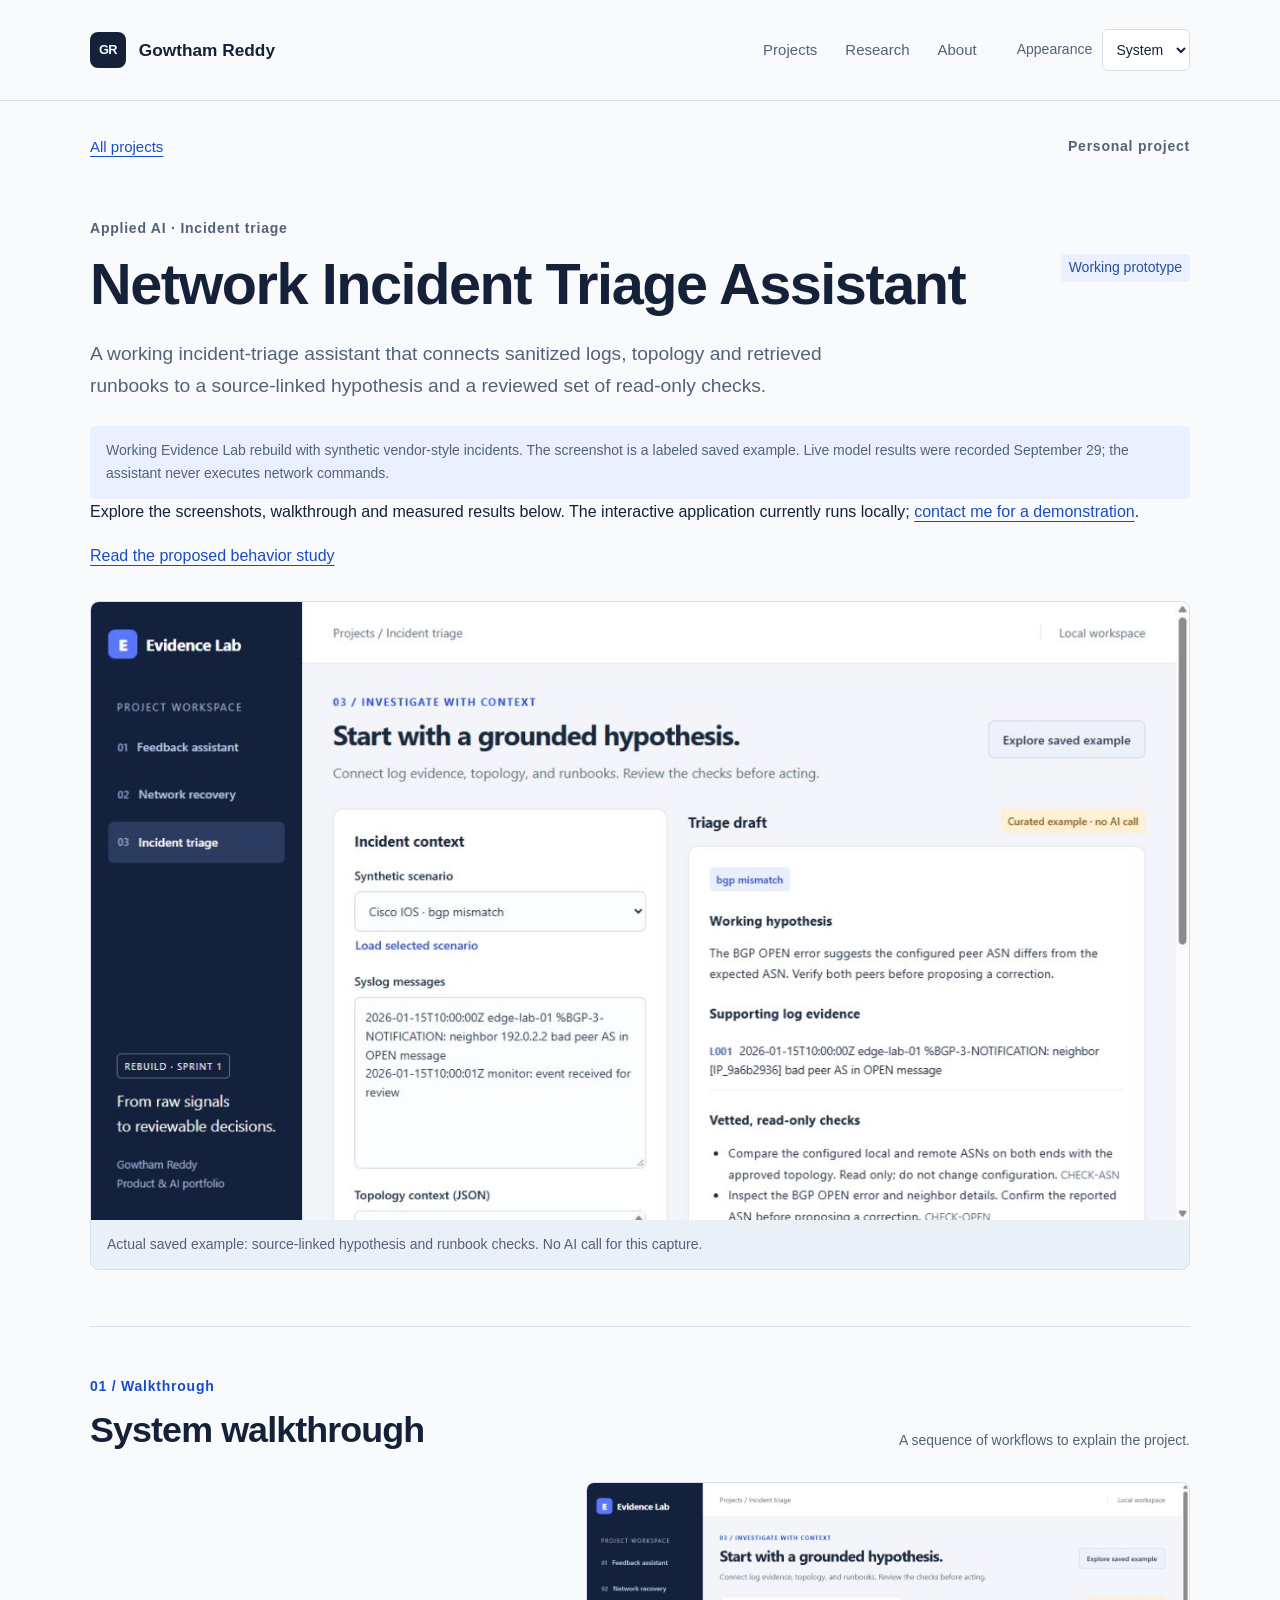
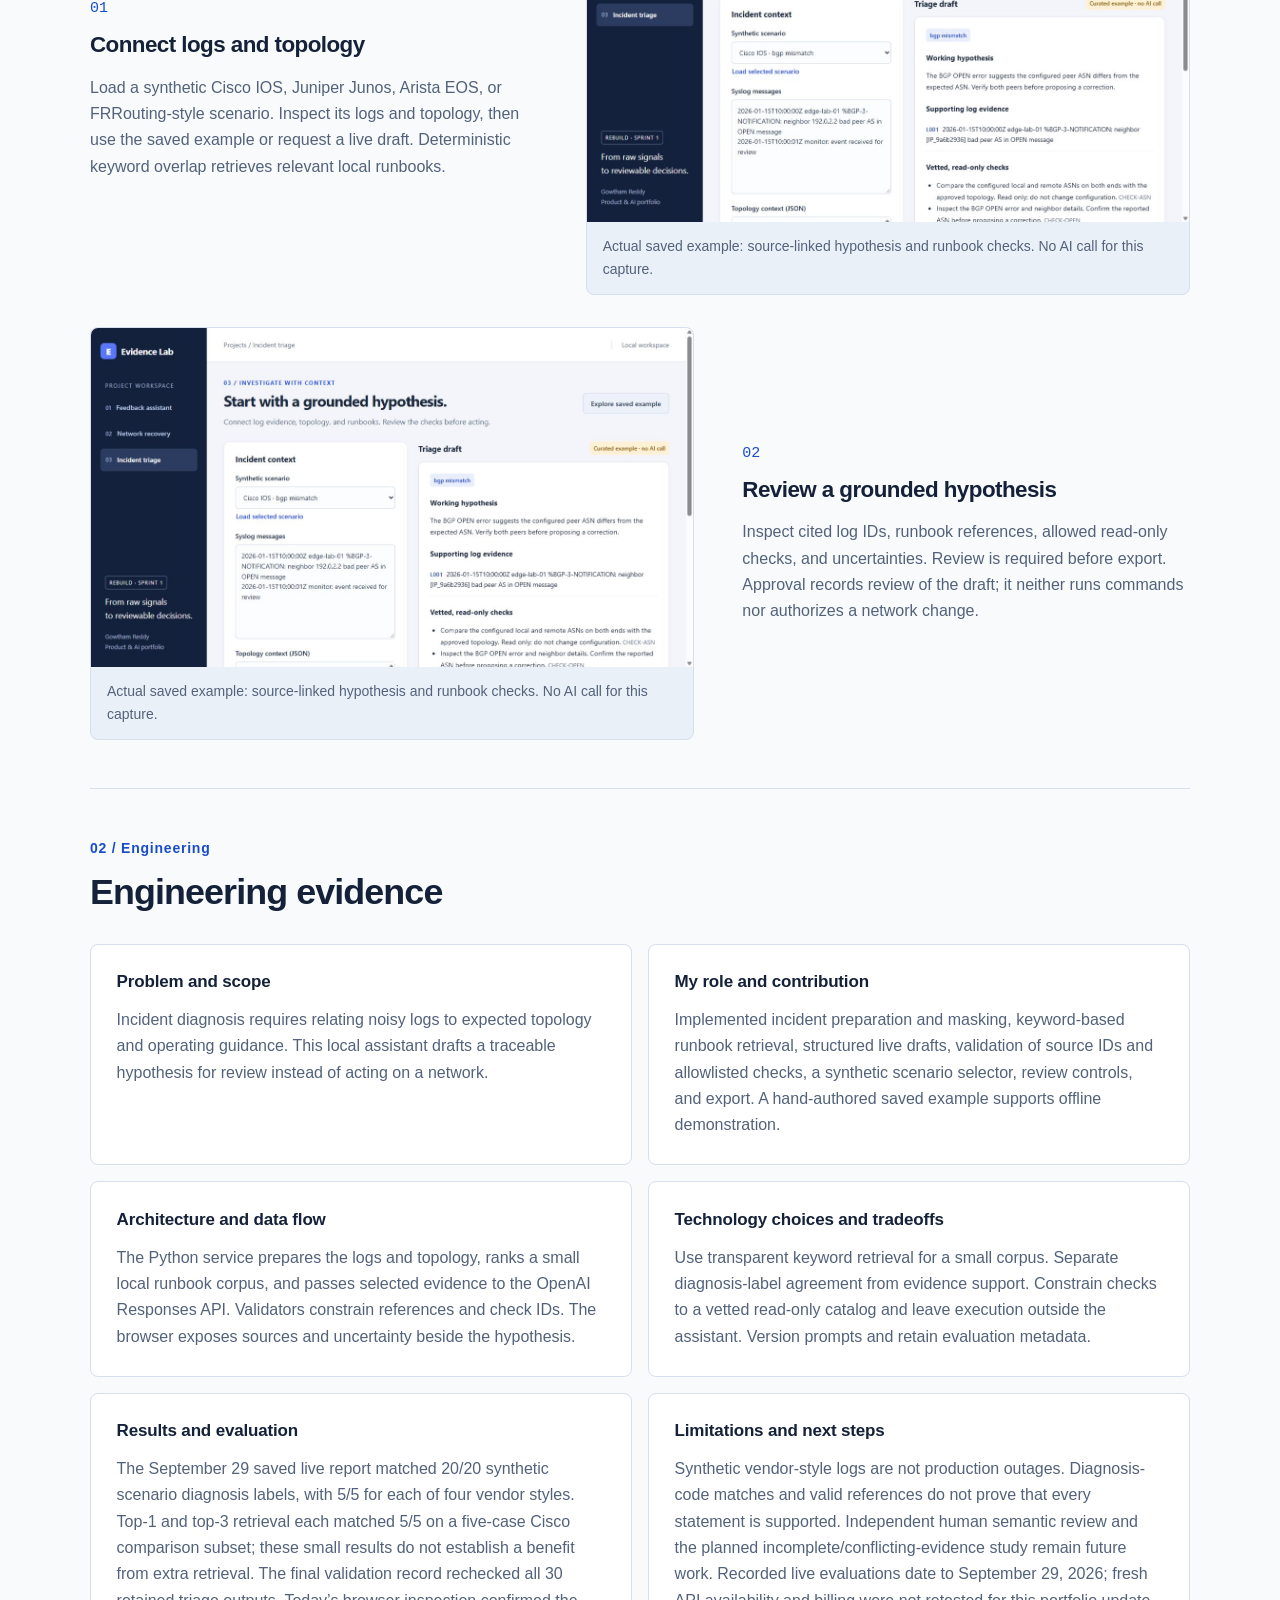
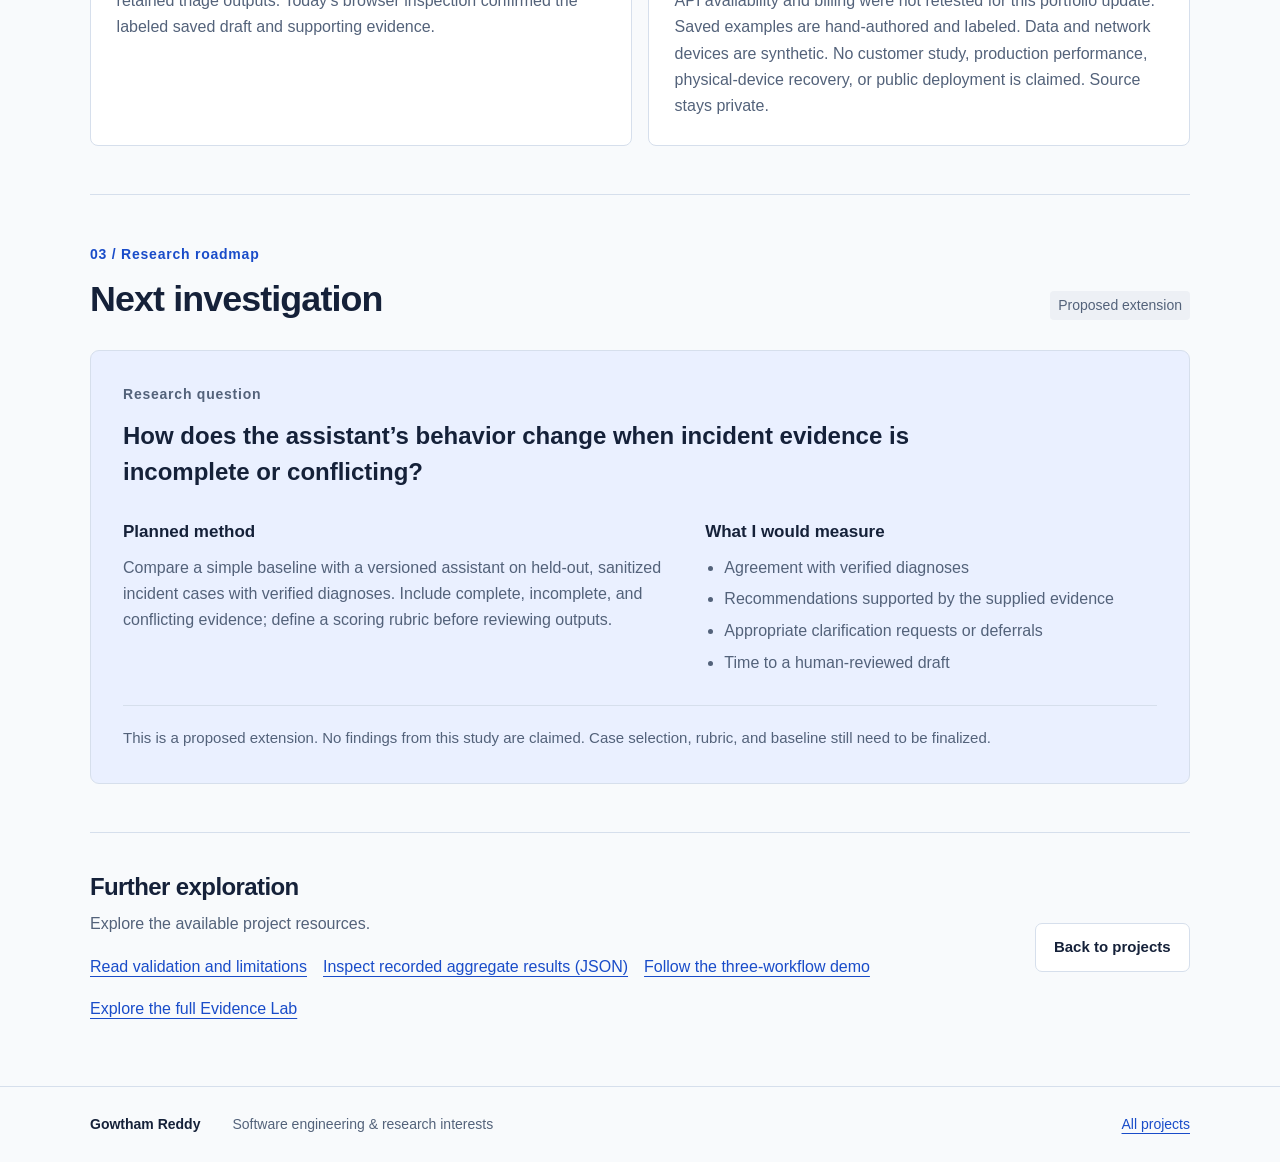
<file: docs/projects/network-incident-triage/index.html>
<!doctype html><html lang="en"><head><meta charset="utf-8"><meta name="viewport" content="width=device-width,initial-scale=1"><meta name="color-scheme" content="light dark"><meta name="robots" content="index,follow"><title>Network Incident Triage Assistant | Gowtham Reddy</title><meta name="description" content="A working incident-triage assistant that connects sanitized logs, topology and retrieved runbooks to a source-linked hypothesis and a reviewed set of read-only checks."><link rel="icon" type="image/svg+xml" href="data:image/svg+xml,%3Csvg%20xmlns%3D%22http%3A%2F%2Fwww.w3.org%2F2000%2Fsvg%22%20viewBox%3D%220%200%2064%2064%22%3E%3Crect%20width%3D%2264%22%20height%3D%2264%22%20rx%3D%2214%22%20fill%3D%22%23174ac6%22%2F%3E%3Ctext%20x%3D%2232%22%20y%3D%2241%22%20text-anchor%3D%22middle%22%20fill%3D%22white%22%20font-family%3D%22Arial%2Csans-serif%22%20font-weight%3D%22700%22%20font-size%3D%2227%22%3EGR%3C%2Ftext%3E%3C%2Fsvg%3E"><script src="../../assets/theme.js"></script><link rel="stylesheet" href="../../assets/styles.css?v=c321ced355cc"><link rel="canonical" href="https://gowthamreddy-ch.github.io/projects/network-incident-triage/"><meta property="og:type" content="website"><meta property="og:title" content="Network Incident Triage Assistant | Gowtham Reddy"><meta property="og:description" content="A working incident-triage assistant that connects sanitized logs, topology and retrieved runbooks to a source-linked hypothesis and a reviewed set of read-only checks."><meta property="og:url" content="https://gowthamreddy-ch.github.io/projects/network-incident-triage/"></head><body><a class="skip-link" href="#content">Skip to content</a>
    <header class="site-header"><div class="container header-inner">
      <a class="brand" href="../../" aria-label="Gowtham Reddy — homepage"><span class="monogram" aria-hidden="true">GR</span><span>Gowtham Reddy</span></a>
      <nav class="main-nav" aria-label="Primary"><a href="../../#projects">Projects</a><a href="../../#research">Research</a><a href="../../#about">About</a></nav>
      <div class="appearance"><label for="appearance">Appearance</label><select id="appearance" name="appearance"><option value="system">System</option><option value="light">Light</option><option value="dark">Dark</option></select></div>
    </div></header><main id="content" tabindex="-1"><div class="container showcase">
    <div class="showcase-topline"><a class="text-link" href="../../#collection">All projects</a><span class="eyebrow">Personal project</span></div>
    <section class="showcase-opening" aria-labelledby="project-title"><div class="showcase-heading"><div><p class="eyebrow">Applied AI · Incident triage</p><h1 id="project-title">Network Incident Triage Assistant</h1></div><span class="status status-working-prototype">Working prototype</span></div><p class="project-purpose">A working incident-triage assistant that connects sanitized logs, topology and retrieved runbooks to a source-linked hypothesis and a reviewed set of read-only checks.</p><p class="sample-notice">Working Evidence Lab rebuild with synthetic vendor-style incidents. The screenshot is a labeled saved example. Live model results were recorded September 29; the assistant never executes network commands.</p><p class="public-demo-note">Explore the screenshots, walkthrough and measured results below. The interactive application currently runs locally; <a href="mailto:gowthamreddych.97@gmail.com?subject=Project%20demo%20request">contact me for a demonstration</a>.</p><div class="showcase-actions"><a class="text-link" href="#investigation">Read the proposed behavior study</a></div><figure class="screenshot overview-media"><img src="../../assets/evidence-lab-triage.jpg" alt="Saved incident hypothesis with log evidence and vetted read-only checks" width="1265" height="712" loading="lazy"><figcaption>Actual saved example: source-linked hypothesis and runbook checks. No AI call for this capture.</figcaption></figure></section>

    <section class="showcase-section" aria-labelledby="walkthrough-title"><div class="section-heading"><div><p class="eyebrow section-index">01 / Walkthrough</p><h2 id="walkthrough-title">System walkthrough</h2></div><p class="section-note">A sequence of workflows to explain the project.</p></div><div class="walkthrough"><article class="walkthrough-step"><div class="walkthrough-copy"><p class="step-number">01</p><h3>Connect logs and topology</h3><p>Load a synthetic Cisco IOS, Juniper Junos, Arista EOS, or FRRouting-style scenario. Inspect its logs and topology, then use the saved example or request a live draft. Deterministic keyword overlap retrieves relevant local runbooks.</p></div><figure class="screenshot workflow-media"><img src="../../assets/evidence-lab-triage.jpg" alt="Saved incident hypothesis with log evidence and vetted read-only checks" width="1265" height="712" loading="lazy"><figcaption>Actual saved example: source-linked hypothesis and runbook checks. No AI call for this capture.</figcaption></figure></article><article class="walkthrough-step"><div class="walkthrough-copy"><p class="step-number">02</p><h3>Review a grounded hypothesis</h3><p>Inspect cited log IDs, runbook references, allowed read-only checks, and uncertainties. Review is required before export. Approval records review of the draft; it neither runs commands nor authorizes a network change.</p></div><figure class="screenshot workflow-media"><img src="../../assets/evidence-lab-triage.jpg" alt="Saved incident hypothesis with log evidence and vetted read-only checks" width="1265" height="712" loading="lazy"><figcaption>Actual saved example: source-linked hypothesis and runbook checks. No AI call for this capture.</figcaption></figure></article></div></section>
    <section class="showcase-section" aria-labelledby="evidence-title"><div class="section-heading"><div><p class="eyebrow section-index">02 / Engineering</p><h2 id="evidence-title">Engineering evidence</h2></div></div><div class="evidence-grid"><article class="evidence-card"><h3>Problem and scope</h3><p>Incident diagnosis requires relating noisy logs to expected topology and operating guidance. This local assistant drafts a traceable hypothesis for review instead of acting on a network.</p></article><article class="evidence-card"><h3>My role and contribution</h3><p>Implemented incident preparation and masking, keyword-based runbook retrieval, structured live drafts, validation of source IDs and allowlisted checks, a synthetic scenario selector, review controls, and export. A hand-authored saved example supports offline demonstration.</p></article><article class="evidence-card"><h3>Architecture and data flow</h3><p>The Python service prepares the logs and topology, ranks a small local runbook corpus, and passes selected evidence to the OpenAI Responses API. Validators constrain references and check IDs. The browser exposes sources and uncertainty beside the hypothesis.</p></article><article class="evidence-card"><h3>Technology choices and tradeoffs</h3><p>Use transparent keyword retrieval for a small corpus. Separate diagnosis-label agreement from evidence support. Constrain checks to a vetted read-only catalog and leave execution outside the assistant. Version prompts and retain evaluation metadata.</p></article><article class="evidence-card"><h3>Results and evaluation</h3><p>The September 29 saved live report matched 20/20 synthetic scenario diagnosis labels, with 5/5 for each of four vendor styles. Top-1 and top-3 retrieval each matched 5/5 on a five-case Cisco comparison subset; these small results do not establish a benefit from extra retrieval. The final validation record rechecked all 30 retained triage outputs. Today’s browser inspection confirmed the labeled saved draft and supporting evidence.</p></article><article class="evidence-card"><h3>Limitations and next steps</h3><p>Synthetic vendor-style logs are not production outages. Diagnosis-code matches and valid references do not prove that every statement is supported. Independent human semantic review and the planned incomplete/conflicting-evidence study remain future work. Recorded live evaluations date to September 29, 2026; fresh API availability and billing were not retested for this portfolio update. Saved examples are hand-authored and labeled. Data and network devices are synthetic. No customer study, production performance, physical-device recovery, or public deployment is claimed. Source stays private.</p></article></div></section><section class="showcase-section" id="investigation" aria-labelledby="investigation-title"><div class="section-heading"><div><p class="eyebrow section-index">03 / Research roadmap</p><h2 id="investigation-title">Next investigation</h2></div><span class="status status-planned">Proposed extension</span></div><div class="study-panel"><p class="eyebrow">Research question</p><p class="study-question">How does the assistant’s behavior change when incident evidence is incomplete or conflicting?</p><div class="study-grid"><div><h3>Planned method</h3><p>Compare a simple baseline with a versioned assistant on held-out, sanitized incident cases with verified diagnoses. Include complete, incomplete, and conflicting evidence; define a scoring rubric before reviewing outputs.</p></div><div><h3>What I would measure</h3><ul><li>Agreement with verified diagnoses</li><li>Recommendations supported by the supplied evidence</li><li>Appropriate clarification requests or deferrals</li><li>Time to a human-reviewed draft</li></ul></div></div><p class="study-limits">This is a proposed extension. No findings from this study are claimed. Case selection, rubric, and baseline still need to be finalized.</p></div></section>
    <section class="exploration" aria-labelledby="exploration-title"><div><h2 id="exploration-title">Further exploration</h2><p>Explore the available project resources.</p><div class="resource-links"><a class="text-link" href="../../assets/evidence-lab-validation.txt" target="_blank" rel="noopener noreferrer">Read validation and limitations<span class="sr-only"> (opens in a new tab)</span></a><a class="text-link" href="../../assets/evidence-lab-results.json" target="_blank" rel="noopener noreferrer">Inspect recorded aggregate results (JSON)<span class="sr-only"> (opens in a new tab)</span></a><a class="text-link" href="../../assets/evidence-lab-walkthrough.txt" target="_blank" rel="noopener noreferrer">Follow the three-workflow demo<span class="sr-only"> (opens in a new tab)</span></a><a class="text-link" href="../evidence-lab/" target="_blank" rel="noopener noreferrer">Explore the full Evidence Lab<span class="sr-only"> (opens in a new tab)</span></a></div></div><a class="button secondary" href="../../#collection">Back to projects</a></section>
  </div></main><footer class="site-footer"><div class="container footer-inner"><span>Gowtham Reddy</span><span>Software engineering &amp; research interests</span><a href="../../#collection">All projects</a></div></footer></body></html>
</file>
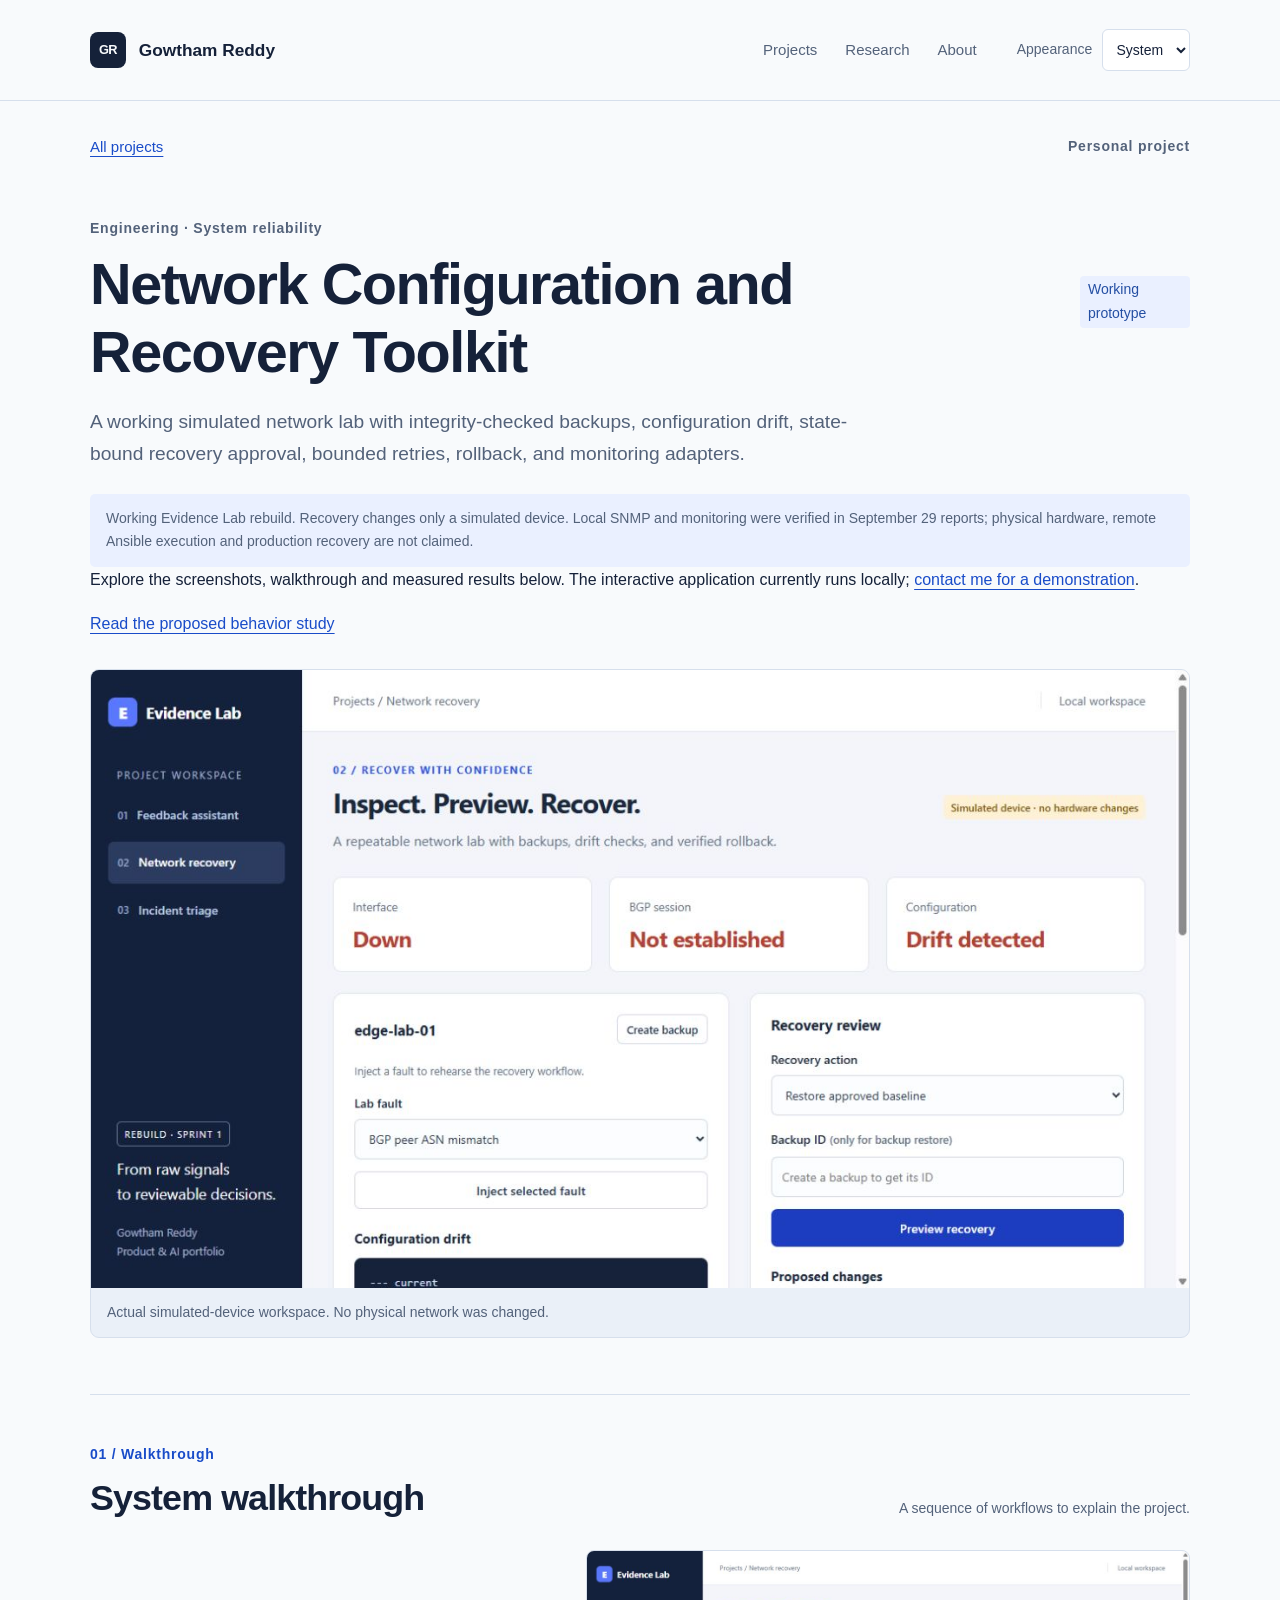
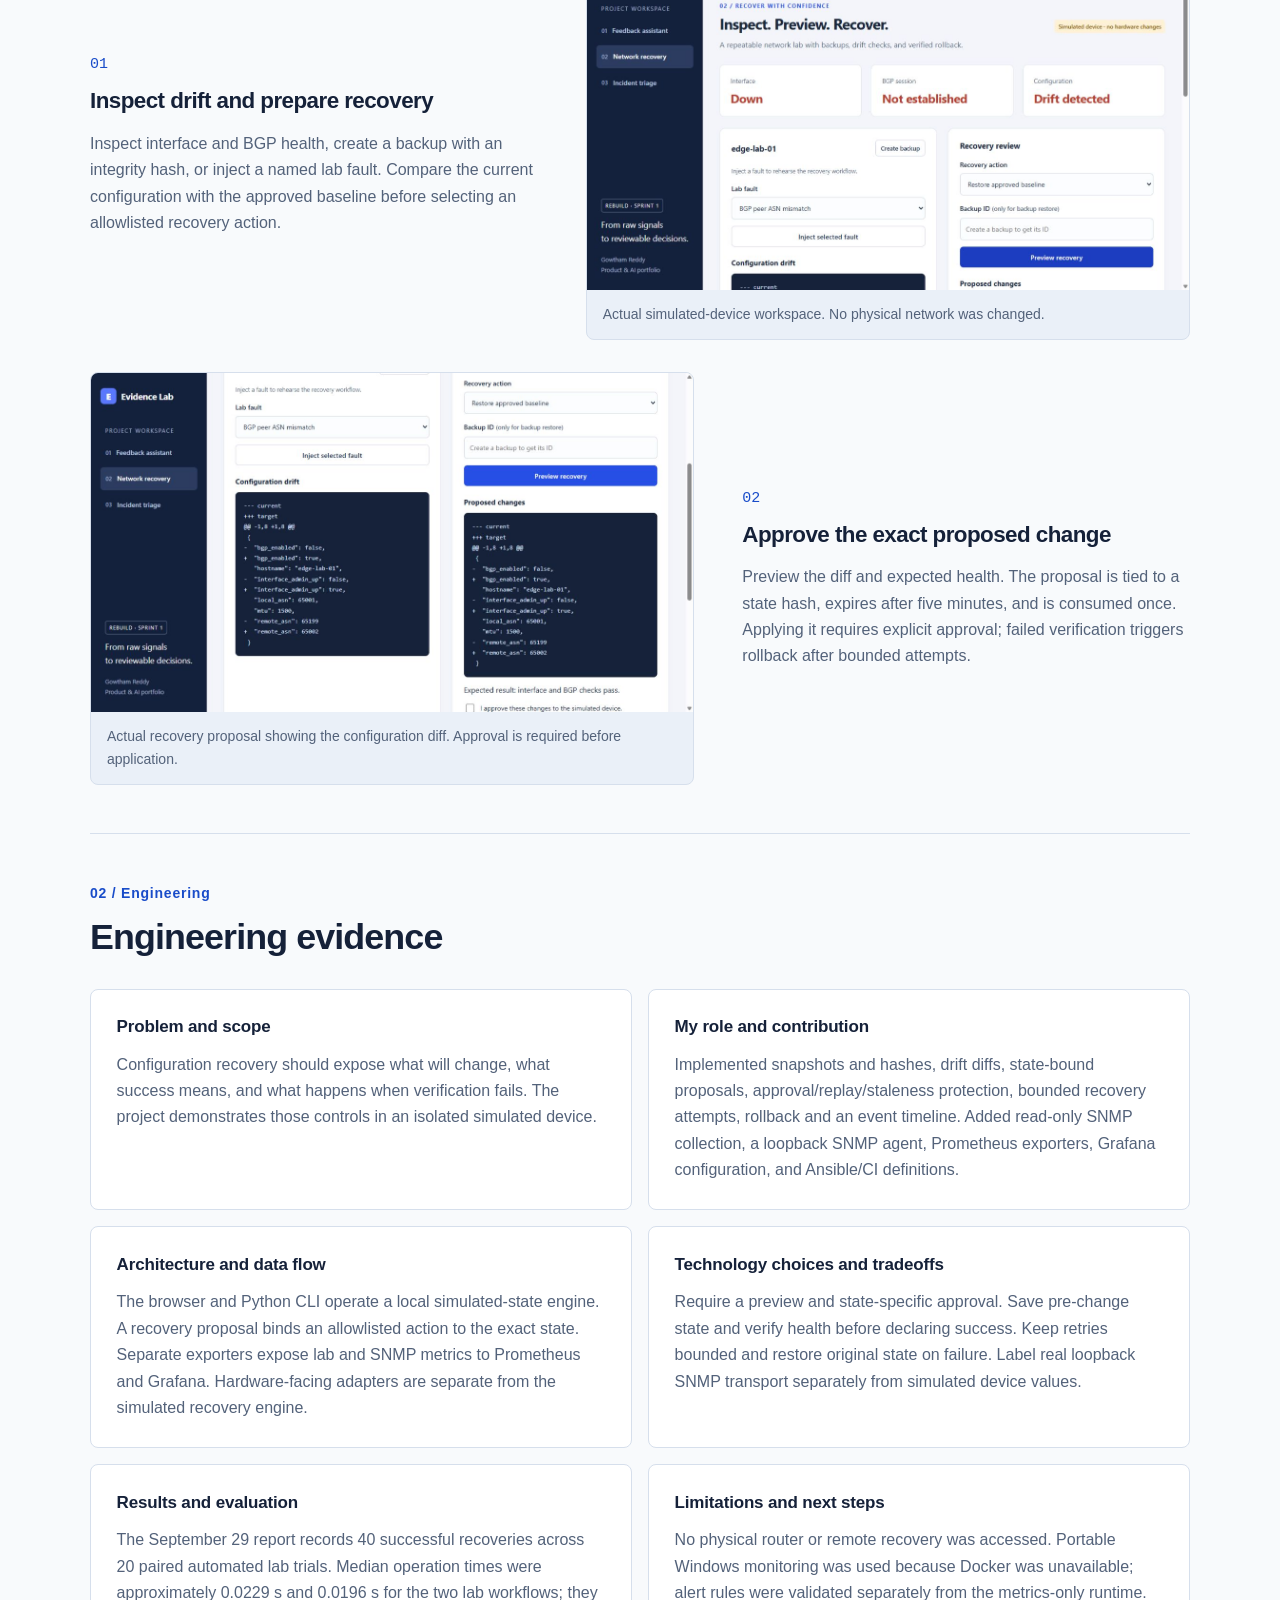
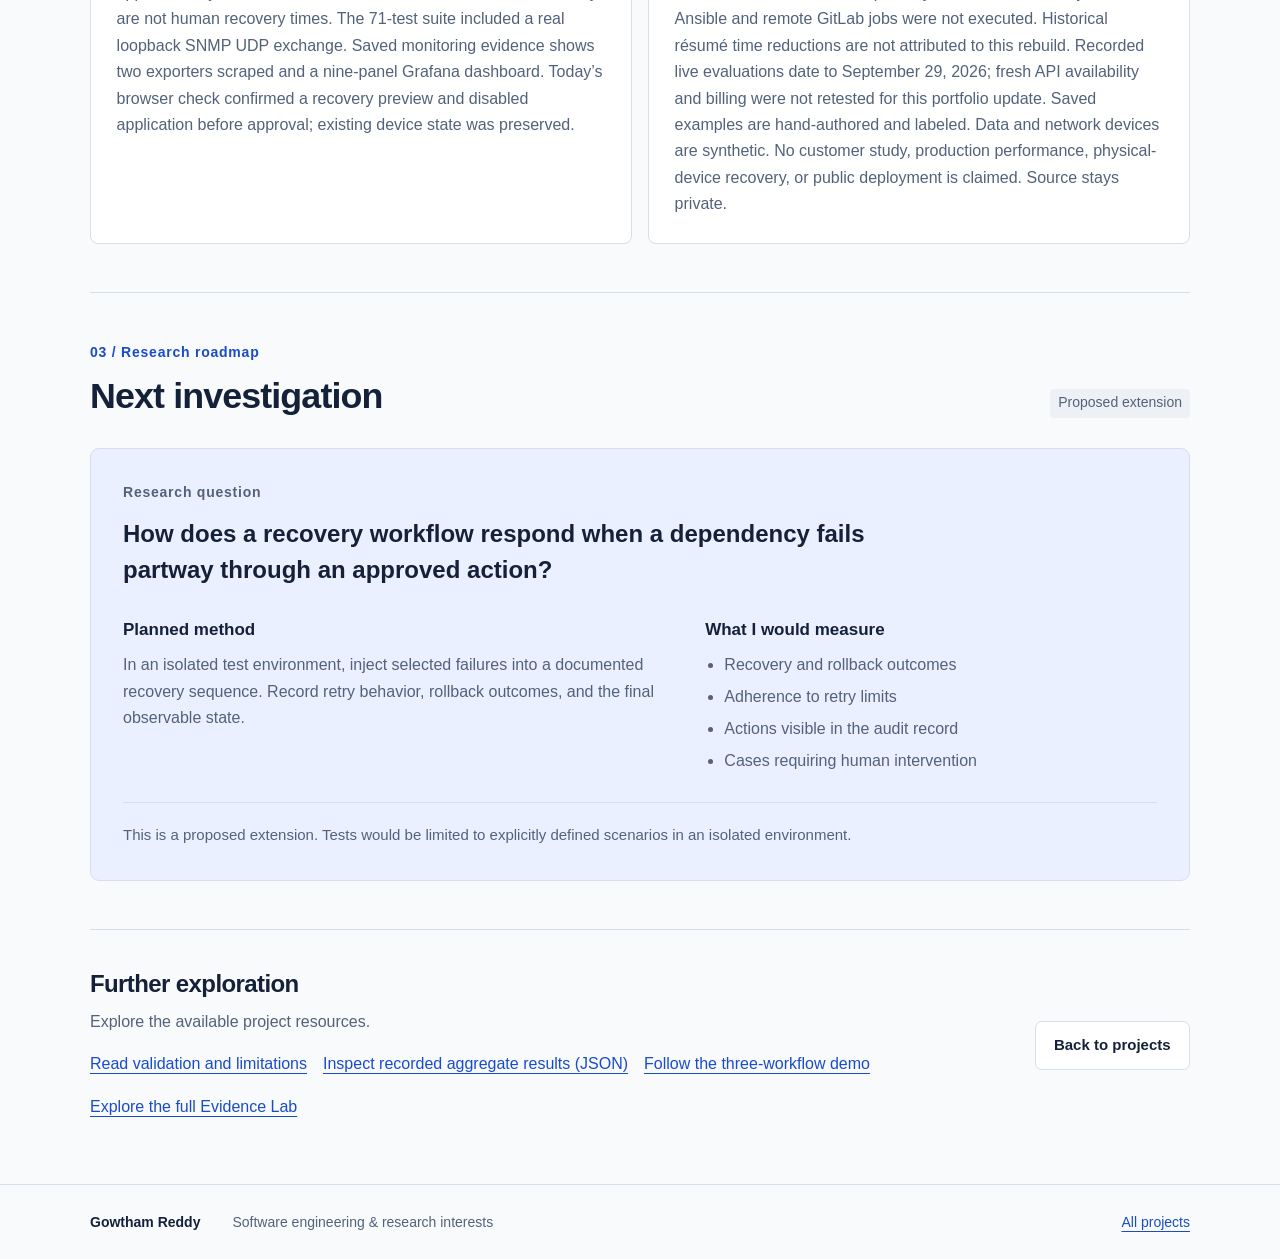
<file: docs/projects/network-recovery-toolkit/index.html>
<!doctype html><html lang="en"><head><meta charset="utf-8"><meta name="viewport" content="width=device-width,initial-scale=1"><meta name="color-scheme" content="light dark"><meta name="robots" content="index,follow"><title>Network Configuration and Recovery Toolkit | Gowtham Reddy</title><meta name="description" content="A working simulated network lab with integrity-checked backups, configuration drift, state-bound recovery approval, bounded retries, rollback, and monitoring adapters."><link rel="icon" type="image/svg+xml" href="data:image/svg+xml,%3Csvg%20xmlns%3D%22http%3A%2F%2Fwww.w3.org%2F2000%2Fsvg%22%20viewBox%3D%220%200%2064%2064%22%3E%3Crect%20width%3D%2264%22%20height%3D%2264%22%20rx%3D%2214%22%20fill%3D%22%23174ac6%22%2F%3E%3Ctext%20x%3D%2232%22%20y%3D%2241%22%20text-anchor%3D%22middle%22%20fill%3D%22white%22%20font-family%3D%22Arial%2Csans-serif%22%20font-weight%3D%22700%22%20font-size%3D%2227%22%3EGR%3C%2Ftext%3E%3C%2Fsvg%3E"><script src="../../assets/theme.js"></script><link rel="stylesheet" href="../../assets/styles.css?v=c321ced355cc"><link rel="canonical" href="https://gowthamreddy-ch.github.io/projects/network-recovery-toolkit/"><meta property="og:type" content="website"><meta property="og:title" content="Network Configuration and Recovery Toolkit | Gowtham Reddy"><meta property="og:description" content="A working simulated network lab with integrity-checked backups, configuration drift, state-bound recovery approval, bounded retries, rollback, and monitoring adapters."><meta property="og:url" content="https://gowthamreddy-ch.github.io/projects/network-recovery-toolkit/"></head><body><a class="skip-link" href="#content">Skip to content</a>
    <header class="site-header"><div class="container header-inner">
      <a class="brand" href="../../" aria-label="Gowtham Reddy — homepage"><span class="monogram" aria-hidden="true">GR</span><span>Gowtham Reddy</span></a>
      <nav class="main-nav" aria-label="Primary"><a href="../../#projects">Projects</a><a href="../../#research">Research</a><a href="../../#about">About</a></nav>
      <div class="appearance"><label for="appearance">Appearance</label><select id="appearance" name="appearance"><option value="system">System</option><option value="light">Light</option><option value="dark">Dark</option></select></div>
    </div></header><main id="content" tabindex="-1"><div class="container showcase">
    <div class="showcase-topline"><a class="text-link" href="../../#collection">All projects</a><span class="eyebrow">Personal project</span></div>
    <section class="showcase-opening" aria-labelledby="project-title"><div class="showcase-heading"><div><p class="eyebrow">Engineering · System reliability</p><h1 id="project-title">Network Configuration and Recovery Toolkit</h1></div><span class="status status-working-prototype">Working prototype</span></div><p class="project-purpose">A working simulated network lab with integrity-checked backups, configuration drift, state-bound recovery approval, bounded retries, rollback, and monitoring adapters.</p><p class="sample-notice">Working Evidence Lab rebuild. Recovery changes only a simulated device. Local SNMP and monitoring were verified in September 29 reports; physical hardware, remote Ansible execution and production recovery are not claimed.</p><p class="public-demo-note">Explore the screenshots, walkthrough and measured results below. The interactive application currently runs locally; <a href="mailto:gowthamreddych.97@gmail.com?subject=Project%20demo%20request">contact me for a demonstration</a>.</p><div class="showcase-actions"><a class="text-link" href="#investigation">Read the proposed behavior study</a></div><figure class="screenshot overview-media"><img src="../../assets/evidence-lab-recovery.jpg" alt="Evidence Lab simulated network status and recovery preview" width="1265" height="712" loading="lazy"><figcaption>Actual simulated-device workspace. No physical network was changed.</figcaption></figure></section>

    <section class="showcase-section" aria-labelledby="walkthrough-title"><div class="section-heading"><div><p class="eyebrow section-index">01 / Walkthrough</p><h2 id="walkthrough-title">System walkthrough</h2></div><p class="section-note">A sequence of workflows to explain the project.</p></div><div class="walkthrough"><article class="walkthrough-step"><div class="walkthrough-copy"><p class="step-number">01</p><h3>Inspect drift and prepare recovery</h3><p>Inspect interface and BGP health, create a backup with an integrity hash, or inject a named lab fault. Compare the current configuration with the approved baseline before selecting an allowlisted recovery action.</p></div><figure class="screenshot workflow-media"><img src="../../assets/evidence-lab-recovery.jpg" alt="Evidence Lab simulated network status and recovery preview" width="1265" height="712" loading="lazy"><figcaption>Actual simulated-device workspace. No physical network was changed.</figcaption></figure></article><article class="walkthrough-step"><div class="walkthrough-copy"><p class="step-number">02</p><h3>Approve the exact proposed change</h3><p>Preview the diff and expected health. The proposal is tied to a state hash, expires after five minutes, and is consumed once. Applying it requires explicit approval; failed verification triggers rollback after bounded attempts.</p></div><figure class="screenshot workflow-media"><img src="../../assets/evidence-lab-approval.jpg" alt="Configuration diff and proposed recovery changes" width="1265" height="712" loading="lazy"><figcaption>Actual recovery proposal showing the configuration diff. Approval is required before application.</figcaption></figure></article></div></section>
    <section class="showcase-section" aria-labelledby="evidence-title"><div class="section-heading"><div><p class="eyebrow section-index">02 / Engineering</p><h2 id="evidence-title">Engineering evidence</h2></div></div><div class="evidence-grid"><article class="evidence-card"><h3>Problem and scope</h3><p>Configuration recovery should expose what will change, what success means, and what happens when verification fails. The project demonstrates those controls in an isolated simulated device.</p></article><article class="evidence-card"><h3>My role and contribution</h3><p>Implemented snapshots and hashes, drift diffs, state-bound proposals, approval/replay/staleness protection, bounded recovery attempts, rollback and an event timeline. Added read-only SNMP collection, a loopback SNMP agent, Prometheus exporters, Grafana configuration, and Ansible/CI definitions.</p></article><article class="evidence-card"><h3>Architecture and data flow</h3><p>The browser and Python CLI operate a local simulated-state engine. A recovery proposal binds an allowlisted action to the exact state. Separate exporters expose lab and SNMP metrics to Prometheus and Grafana. Hardware-facing adapters are separate from the simulated recovery engine.</p></article><article class="evidence-card"><h3>Technology choices and tradeoffs</h3><p>Require a preview and state-specific approval. Save pre-change state and verify health before declaring success. Keep retries bounded and restore original state on failure. Label real loopback SNMP transport separately from simulated device values.</p></article><article class="evidence-card"><h3>Results and evaluation</h3><p>The September 29 report records 40 successful recoveries across 20 paired automated lab trials. Median operation times were approximately 0.0229 s and 0.0196 s for the two lab workflows; they are not human recovery times. The 71-test suite included a real loopback SNMP UDP exchange. Saved monitoring evidence shows two exporters scraped and a nine-panel Grafana dashboard. Today’s browser check confirmed a recovery preview and disabled application before approval; existing device state was preserved.</p></article><article class="evidence-card"><h3>Limitations and next steps</h3><p>No physical router or remote recovery was accessed. Portable Windows monitoring was used because Docker was unavailable; alert rules were validated separately from the metrics-only runtime. Ansible and remote GitLab jobs were not executed. Historical résumé time reductions are not attributed to this rebuild. Recorded live evaluations date to September 29, 2026; fresh API availability and billing were not retested for this portfolio update. Saved examples are hand-authored and labeled. Data and network devices are synthetic. No customer study, production performance, physical-device recovery, or public deployment is claimed. Source stays private.</p></article></div></section><section class="showcase-section" id="investigation" aria-labelledby="investigation-title"><div class="section-heading"><div><p class="eyebrow section-index">03 / Research roadmap</p><h2 id="investigation-title">Next investigation</h2></div><span class="status status-planned">Proposed extension</span></div><div class="study-panel"><p class="eyebrow">Research question</p><p class="study-question">How does a recovery workflow respond when a dependency fails partway through an approved action?</p><div class="study-grid"><div><h3>Planned method</h3><p>In an isolated test environment, inject selected failures into a documented recovery sequence. Record retry behavior, rollback outcomes, and the final observable state.</p></div><div><h3>What I would measure</h3><ul><li>Recovery and rollback outcomes</li><li>Adherence to retry limits</li><li>Actions visible in the audit record</li><li>Cases requiring human intervention</li></ul></div></div><p class="study-limits">This is a proposed extension. Tests would be limited to explicitly defined scenarios in an isolated environment.</p></div></section>
    <section class="exploration" aria-labelledby="exploration-title"><div><h2 id="exploration-title">Further exploration</h2><p>Explore the available project resources.</p><div class="resource-links"><a class="text-link" href="../../assets/evidence-lab-validation.txt" target="_blank" rel="noopener noreferrer">Read validation and limitations<span class="sr-only"> (opens in a new tab)</span></a><a class="text-link" href="../../assets/evidence-lab-results.json" target="_blank" rel="noopener noreferrer">Inspect recorded aggregate results (JSON)<span class="sr-only"> (opens in a new tab)</span></a><a class="text-link" href="../../assets/evidence-lab-walkthrough.txt" target="_blank" rel="noopener noreferrer">Follow the three-workflow demo<span class="sr-only"> (opens in a new tab)</span></a><a class="text-link" href="../evidence-lab/" target="_blank" rel="noopener noreferrer">Explore the full Evidence Lab<span class="sr-only"> (opens in a new tab)</span></a></div></div><a class="button secondary" href="../../#collection">Back to projects</a></section>
  </div></main><footer class="site-footer"><div class="container footer-inner"><span>Gowtham Reddy</span><span>Software engineering &amp; research interests</span><a href="../../#collection">All projects</a></div></footer></body></html>
</file>
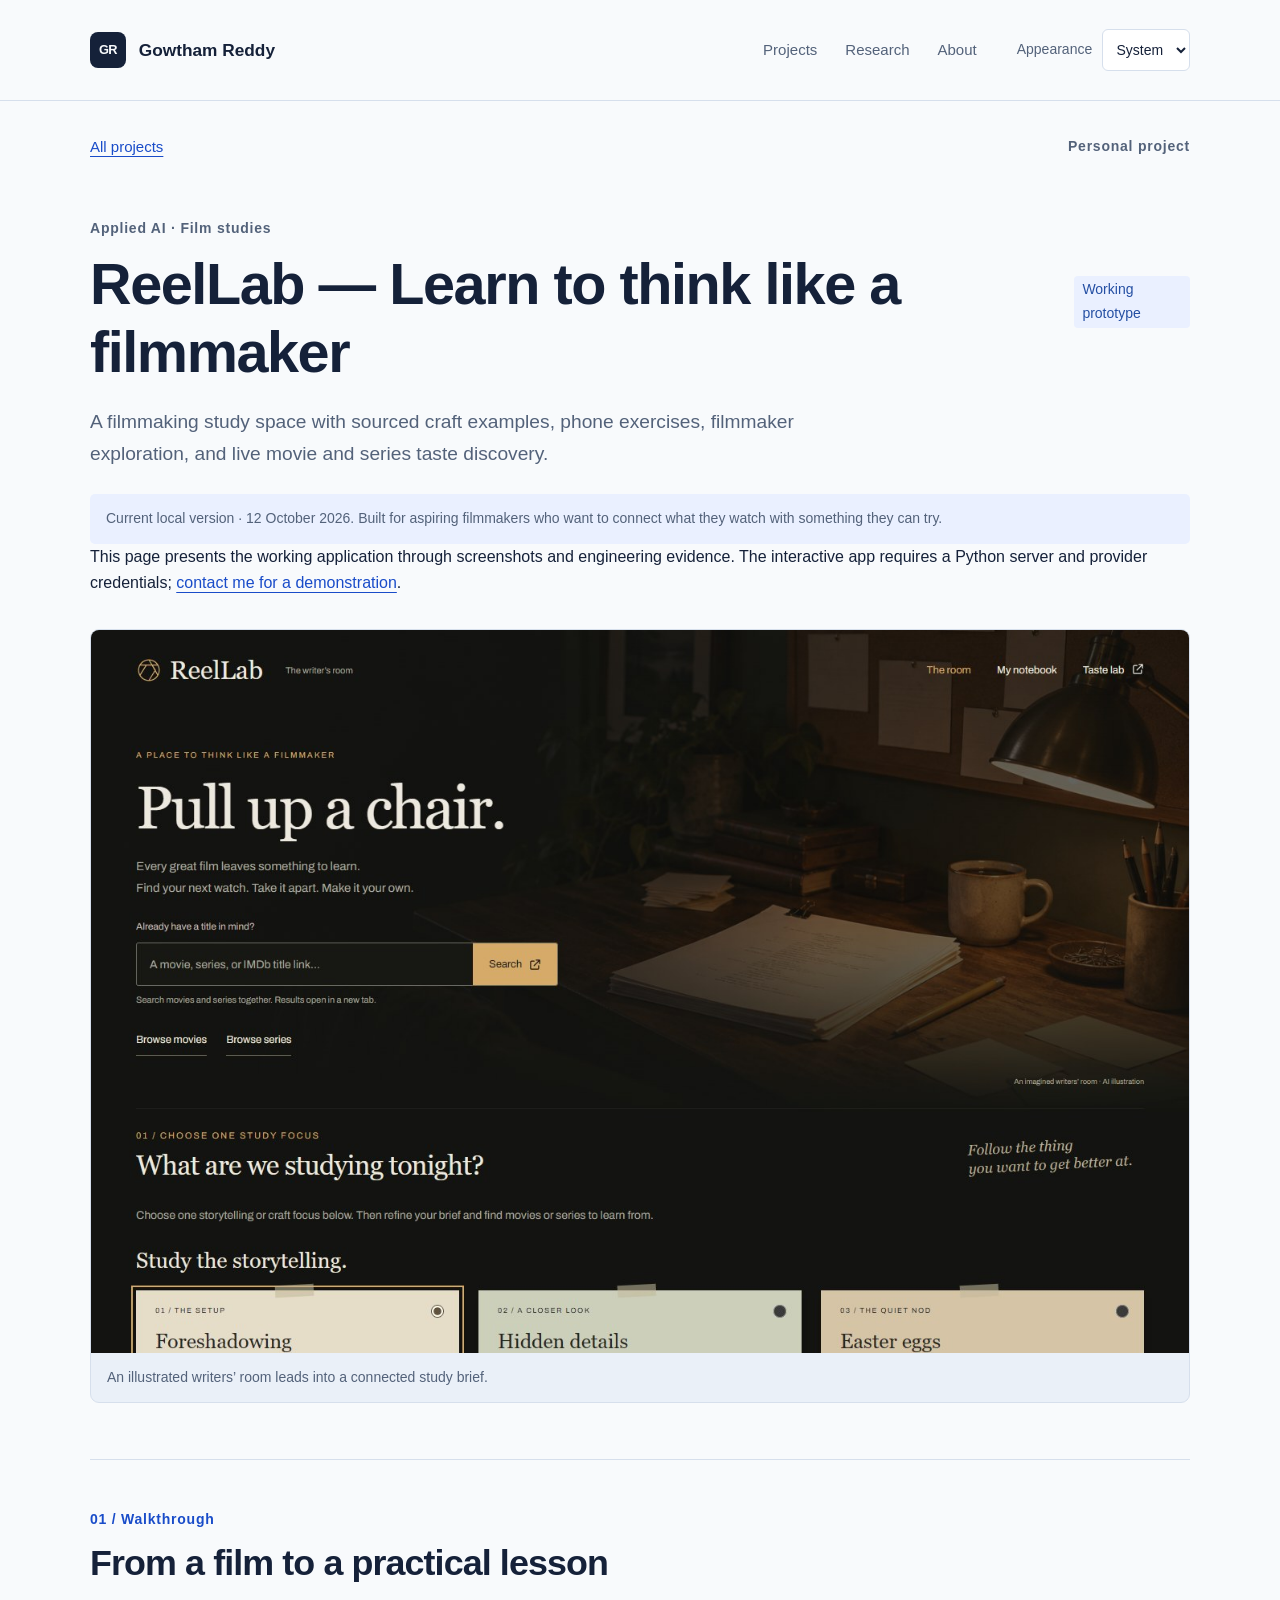
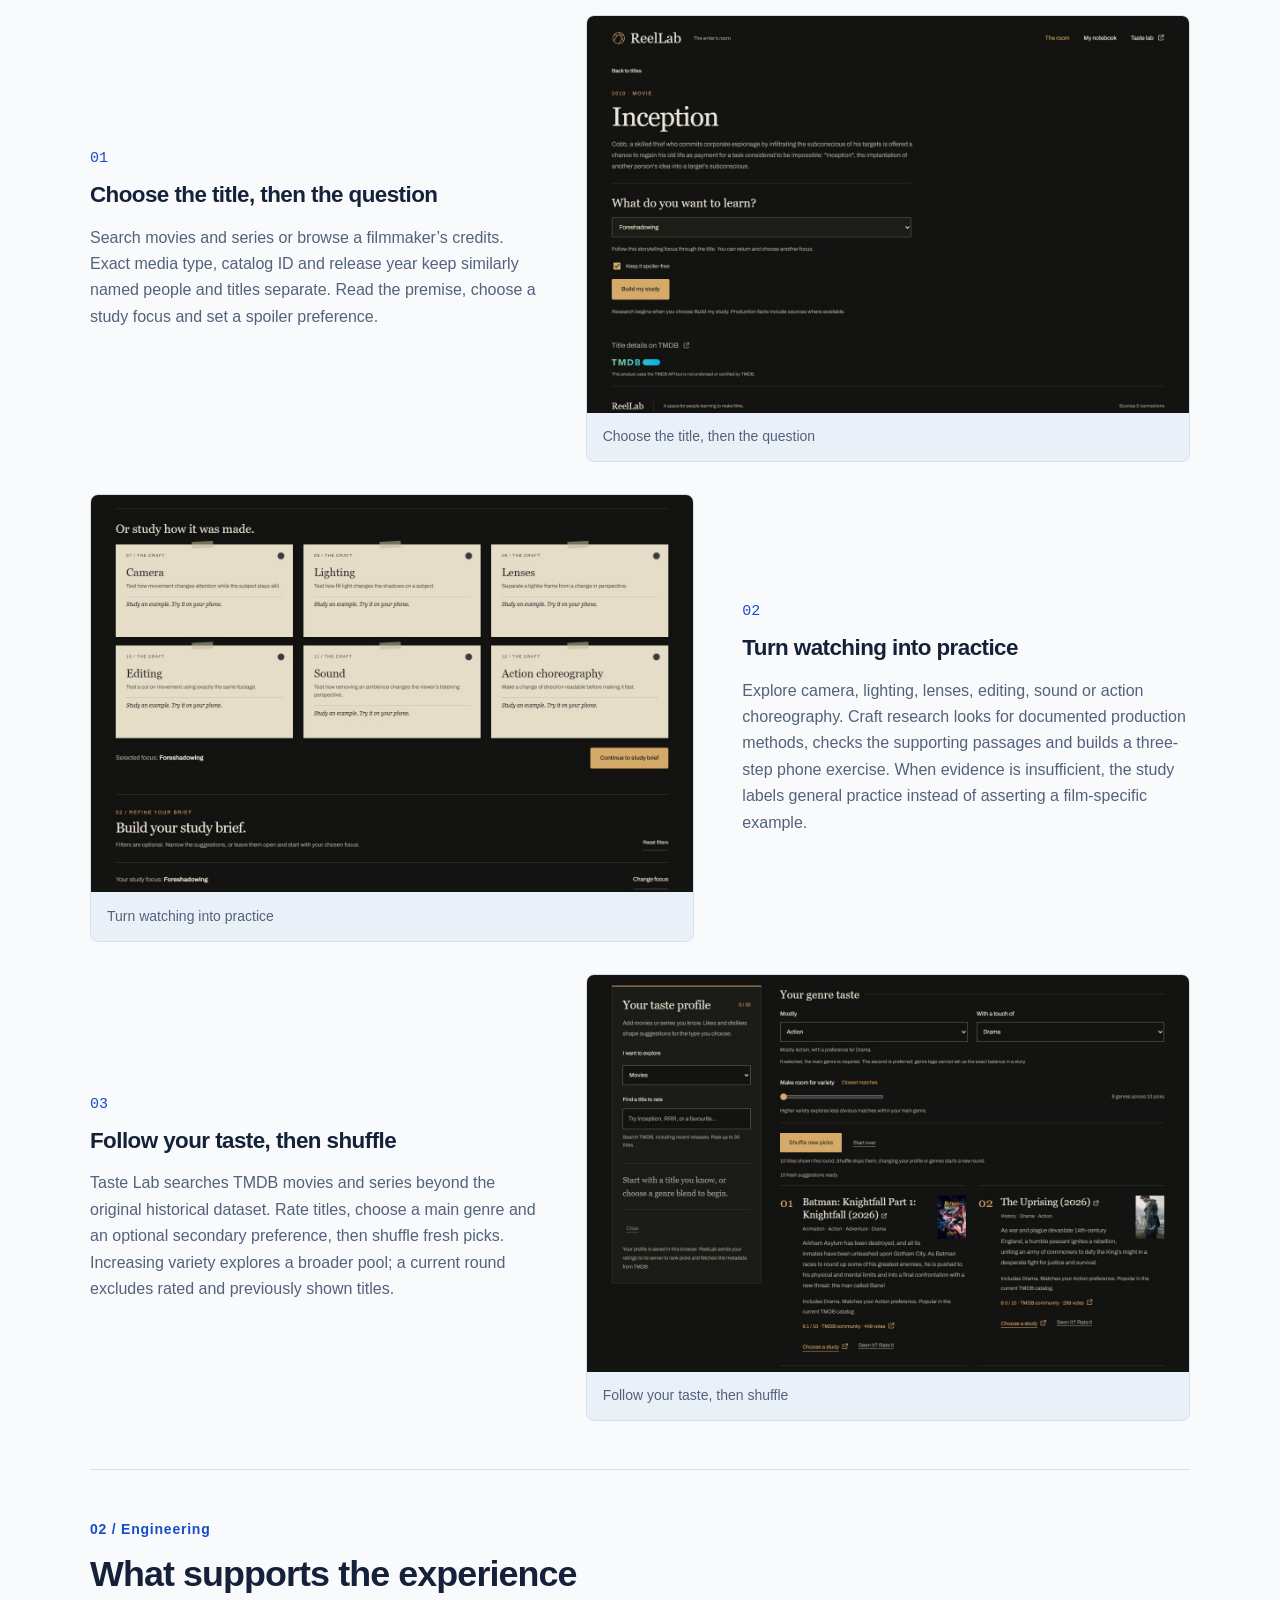
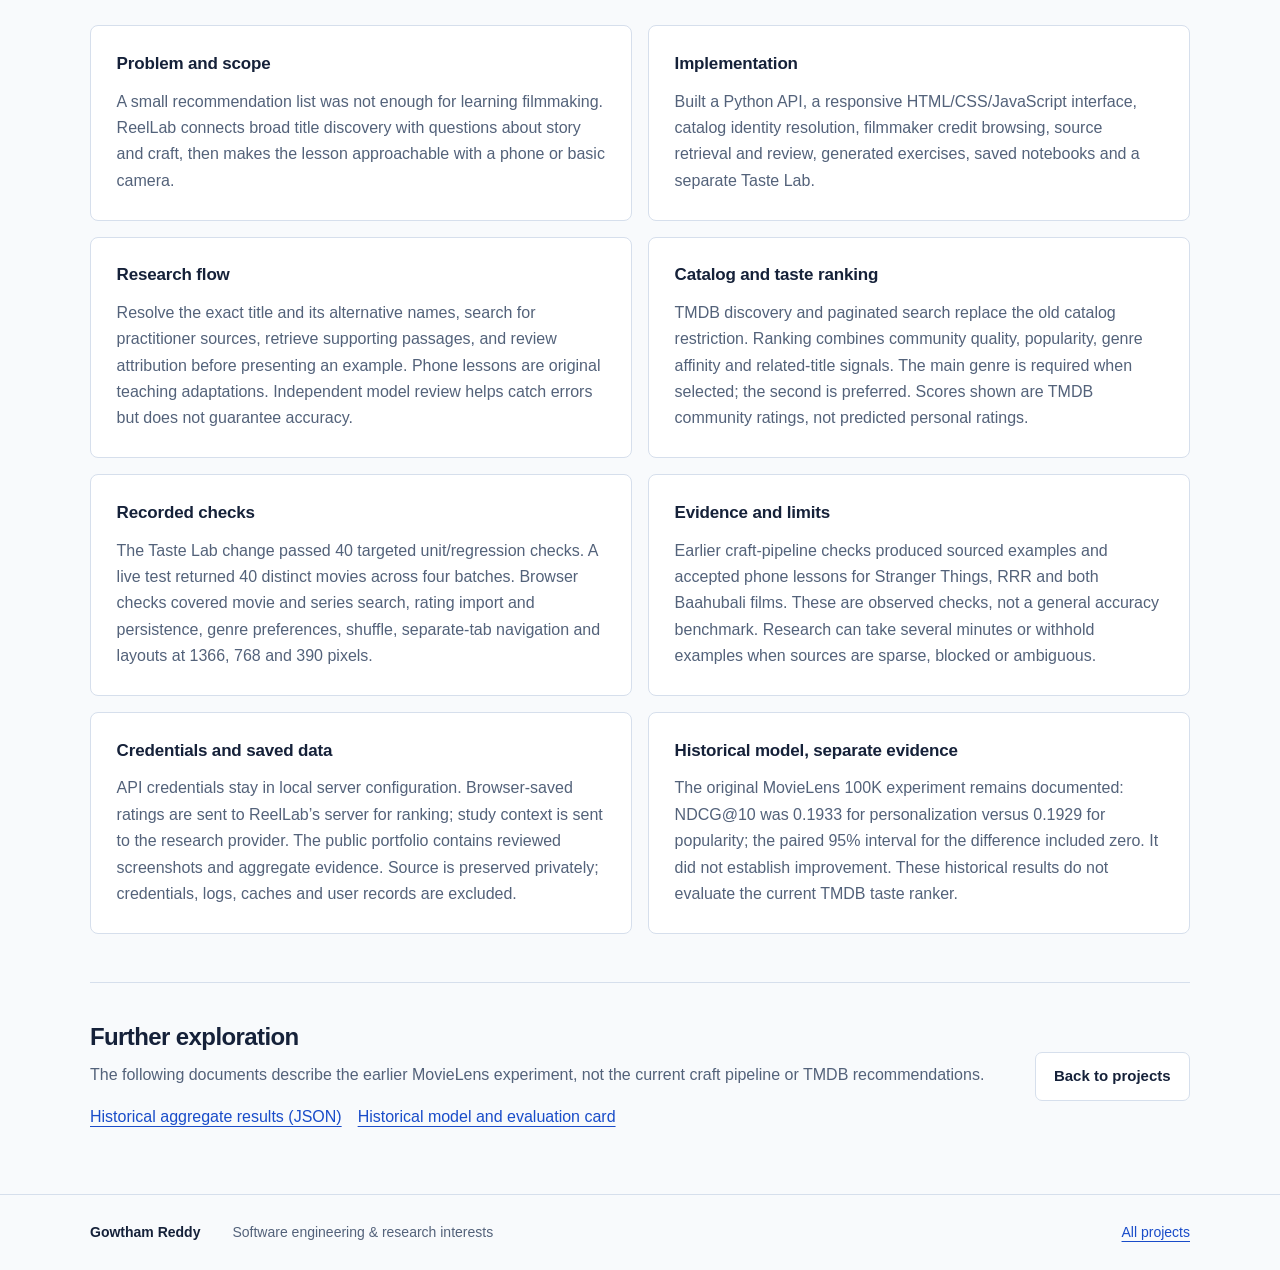
<file: docs/projects/reellab/index.html>
<!doctype html><html lang="en"><head><meta charset="utf-8"><meta name="viewport" content="width=device-width,initial-scale=1"><meta name="color-scheme" content="light dark"><meta name="robots" content="index,follow"><title>ReelLab — Learn to think like a filmmaker | Gowtham Reddy</title><meta name="description" content="A filmmaking study space with sourced craft examples, phone exercises, filmmaker exploration, and live movie and series taste discovery."><link rel="icon" type="image/svg+xml" href="data:image/svg+xml,%3Csvg%20xmlns%3D%22http%3A%2F%2Fwww.w3.org%2F2000%2Fsvg%22%20viewBox%3D%220%200%2064%2064%22%3E%3Crect%20width%3D%2264%22%20height%3D%2264%22%20rx%3D%2214%22%20fill%3D%22%23174ac6%22%2F%3E%3Ctext%20x%3D%2232%22%20y%3D%2241%22%20text-anchor%3D%22middle%22%20fill%3D%22white%22%20font-family%3D%22Arial%2Csans-serif%22%20font-weight%3D%22700%22%20font-size%3D%2227%22%3EGR%3C%2Ftext%3E%3C%2Fsvg%3E"><script src="../../assets/theme.js"></script><link rel="stylesheet" href="../../assets/styles.css?v=c321ced355cc"><link rel="canonical" href="https://gowthamreddy-ch.github.io/projects/reellab/"><meta property="og:type" content="website"><meta property="og:title" content="ReelLab — Learn to think like a filmmaker | Gowtham Reddy"><meta property="og:description" content="A filmmaking study space with sourced craft examples, phone exercises, filmmaker exploration, and live movie and series taste discovery."><meta property="og:url" content="https://gowthamreddy-ch.github.io/projects/reellab/"></head><body><a class="skip-link" href="#content">Skip to content</a>
    <header class="site-header"><div class="container header-inner">
      <a class="brand" href="../../" aria-label="Gowtham Reddy — homepage"><span class="monogram" aria-hidden="true">GR</span><span>Gowtham Reddy</span></a>
      <nav class="main-nav" aria-label="Primary"><a href="../../#projects">Projects</a><a href="../../#research">Research</a><a href="../../#about">About</a></nav>
      <div class="appearance"><label for="appearance">Appearance</label><select id="appearance" name="appearance"><option value="system">System</option><option value="light">Light</option><option value="dark">Dark</option></select></div>
    </div></header><main id="content" tabindex="-1"><div class="container showcase">
    <div class="showcase-topline"><a class="text-link" href="../../#collection">All projects</a><span class="eyebrow">Personal project</span></div>
<section class="showcase-opening" aria-labelledby="project-title"><div class="showcase-heading"><div><p class="eyebrow">Applied AI · Film studies</p><h1 id="project-title">ReelLab — Learn to think like a filmmaker</h1></div><span class="status status-working-prototype">Working prototype</span></div><p class="project-purpose">A filmmaking study space with sourced craft examples, phone exercises, filmmaker exploration, and live movie and series taste discovery.</p><p class="sample-notice">Current local version · 12 October 2026. Built for aspiring filmmakers who want to connect what they watch with something they can try.</p><p class="public-demo-note">This page presents the working application through screenshots and engineering evidence. The interactive app requires a Python server and provider credentials; <a href="mailto:gowthamreddych.97@gmail.com?subject=ReelLab%20demo%20request">contact me for a demonstration</a>.</p><figure class="screenshot overview-media"><img src="../../assets/reellab-overview.jpg" alt="ReelLab writers’ room landing page with movie and series search" width="1366" height="900" loading="lazy"><figcaption>An illustrated writers’ room leads into a connected study brief.</figcaption></figure></section><section class="showcase-section" aria-labelledby="walkthrough-title"><div class="section-heading"><div><p class="eyebrow section-index">01 / Walkthrough</p><h2 id="walkthrough-title">From a film to a practical lesson</h2></div></div><div class="walkthrough"><article class="walkthrough-step"><div class="walkthrough-copy"><p class="step-number">01</p><h3>Choose the title, then the question</h3><p>Search movies and series or browse a filmmaker’s credits. Exact media type, catalog ID and release year keep similarly named people and titles separate. Read the premise, choose a study focus and set a spoiler preference.</p></div><figure class="screenshot workflow-media"><img src="../../assets/reellab-title.jpg" alt="Inception title page with premise and study choices" width="1366" height="900" loading="lazy"><figcaption>Choose the title, then the question</figcaption></figure></article><article class="walkthrough-step"><div class="walkthrough-copy"><p class="step-number">02</p><h3>Turn watching into practice</h3><p>Explore camera, lighting, lenses, editing, sound or action choreography. Craft research looks for documented production methods, checks the supporting passages and builds a three-step phone exercise. When evidence is insufficient, the study labels general practice instead of asserting a film-specific example.</p></div><figure class="screenshot workflow-media"><img src="../../assets/reellab-craft.jpg" alt="Six craft study options leading into the filmmaking brief" width="1366" height="900" loading="lazy"><figcaption>Turn watching into practice</figcaption></figure></article><article class="walkthrough-step"><div class="walkthrough-copy"><p class="step-number">03</p><h3>Follow your taste, then shuffle</h3><p>Taste Lab searches TMDB movies and series beyond the original historical dataset. Rate titles, choose a main genre and an optional secondary preference, then shuffle fresh picks. Increasing variety explores a broader pool; a current round excludes rated and previously shown titles.</p></div><figure class="screenshot workflow-media"><img src="../../assets/reellab-shuffle.jpg" alt="Taste Lab with Action and Drama preferences, variety and shuffle controls" width="1366" height="900" loading="lazy"><figcaption>Follow your taste, then shuffle</figcaption></figure></article></div></section><section class="showcase-section" aria-labelledby="evidence-title"><div class="section-heading"><div><p class="eyebrow section-index">02 / Engineering</p><h2 id="evidence-title">What supports the experience</h2></div></div><div class="evidence-grid"><article class="evidence-card"><h3>Problem and scope</h3><p>A small recommendation list was not enough for learning filmmaking. ReelLab connects broad title discovery with questions about story and craft, then makes the lesson approachable with a phone or basic camera.</p></article><article class="evidence-card"><h3>Implementation</h3><p>Built a Python API, a responsive HTML/CSS/JavaScript interface, catalog identity resolution, filmmaker credit browsing, source retrieval and review, generated exercises, saved notebooks and a separate Taste Lab.</p></article><article class="evidence-card"><h3>Research flow</h3><p>Resolve the exact title and its alternative names, search for practitioner sources, retrieve supporting passages, and review attribution before presenting an example. Phone lessons are original teaching adaptations. Independent model review helps catch errors but does not guarantee accuracy.</p></article><article class="evidence-card"><h3>Catalog and taste ranking</h3><p>TMDB discovery and paginated search replace the old catalog restriction. Ranking combines community quality, popularity, genre affinity and related-title signals. The main genre is required when selected; the second is preferred. Scores shown are TMDB community ratings, not predicted personal ratings.</p></article><article class="evidence-card"><h3>Recorded checks</h3><p>The Taste Lab change passed 40 targeted unit/regression checks. A live test returned 40 distinct movies across four batches. Browser checks covered movie and series search, rating import and persistence, genre preferences, shuffle, separate-tab navigation and layouts at 1366, 768 and 390 pixels.</p></article><article class="evidence-card"><h3>Evidence and limits</h3><p>Earlier craft-pipeline checks produced sourced examples and accepted phone lessons for Stranger Things, RRR and both Baahubali films. These are observed checks, not a general accuracy benchmark. Research can take several minutes or withhold examples when sources are sparse, blocked or ambiguous.</p></article><article class="evidence-card"><h3>Credentials and saved data</h3><p>API credentials stay in local server configuration. Browser-saved ratings are sent to ReelLab’s server for ranking; study context is sent to the research provider. The public portfolio contains reviewed screenshots and aggregate evidence. Source is preserved privately; credentials, logs, caches and user records are excluded.</p></article><article class="evidence-card"><h3>Historical model, separate evidence</h3><p>The original MovieLens 100K experiment remains documented: NDCG@10 was 0.1933 for personalization versus 0.1929 for popularity; the paired 95% interval for the difference included zero. It did not establish improvement. These historical results do not evaluate the current TMDB taste ranker.</p></article></div></section>    <section class="exploration" aria-labelledby="exploration-title"><div><h2 id="exploration-title">Further exploration</h2><p>The following documents describe the earlier MovieLens experiment, not the current craft pipeline or TMDB recommendations.</p><div class="resource-links"><a class="text-link" href="../../assets/reellab-results.json" target="_blank" rel="noopener noreferrer">Historical aggregate results (JSON)<span class="sr-only"> (opens in a new tab)</span></a><a class="text-link" href="../../assets/reellab-model-card.txt" target="_blank" rel="noopener noreferrer">Historical model and evaluation card<span class="sr-only"> (opens in a new tab)</span></a></div></div><a class="button secondary" href="../../#collection">Back to projects</a></section>
  </div></main><footer class="site-footer"><div class="container footer-inner"><span>Gowtham Reddy</span><span>Software engineering &amp; research interests</span><a href="../../#collection">All projects</a></div></footer></body></html>
</file>
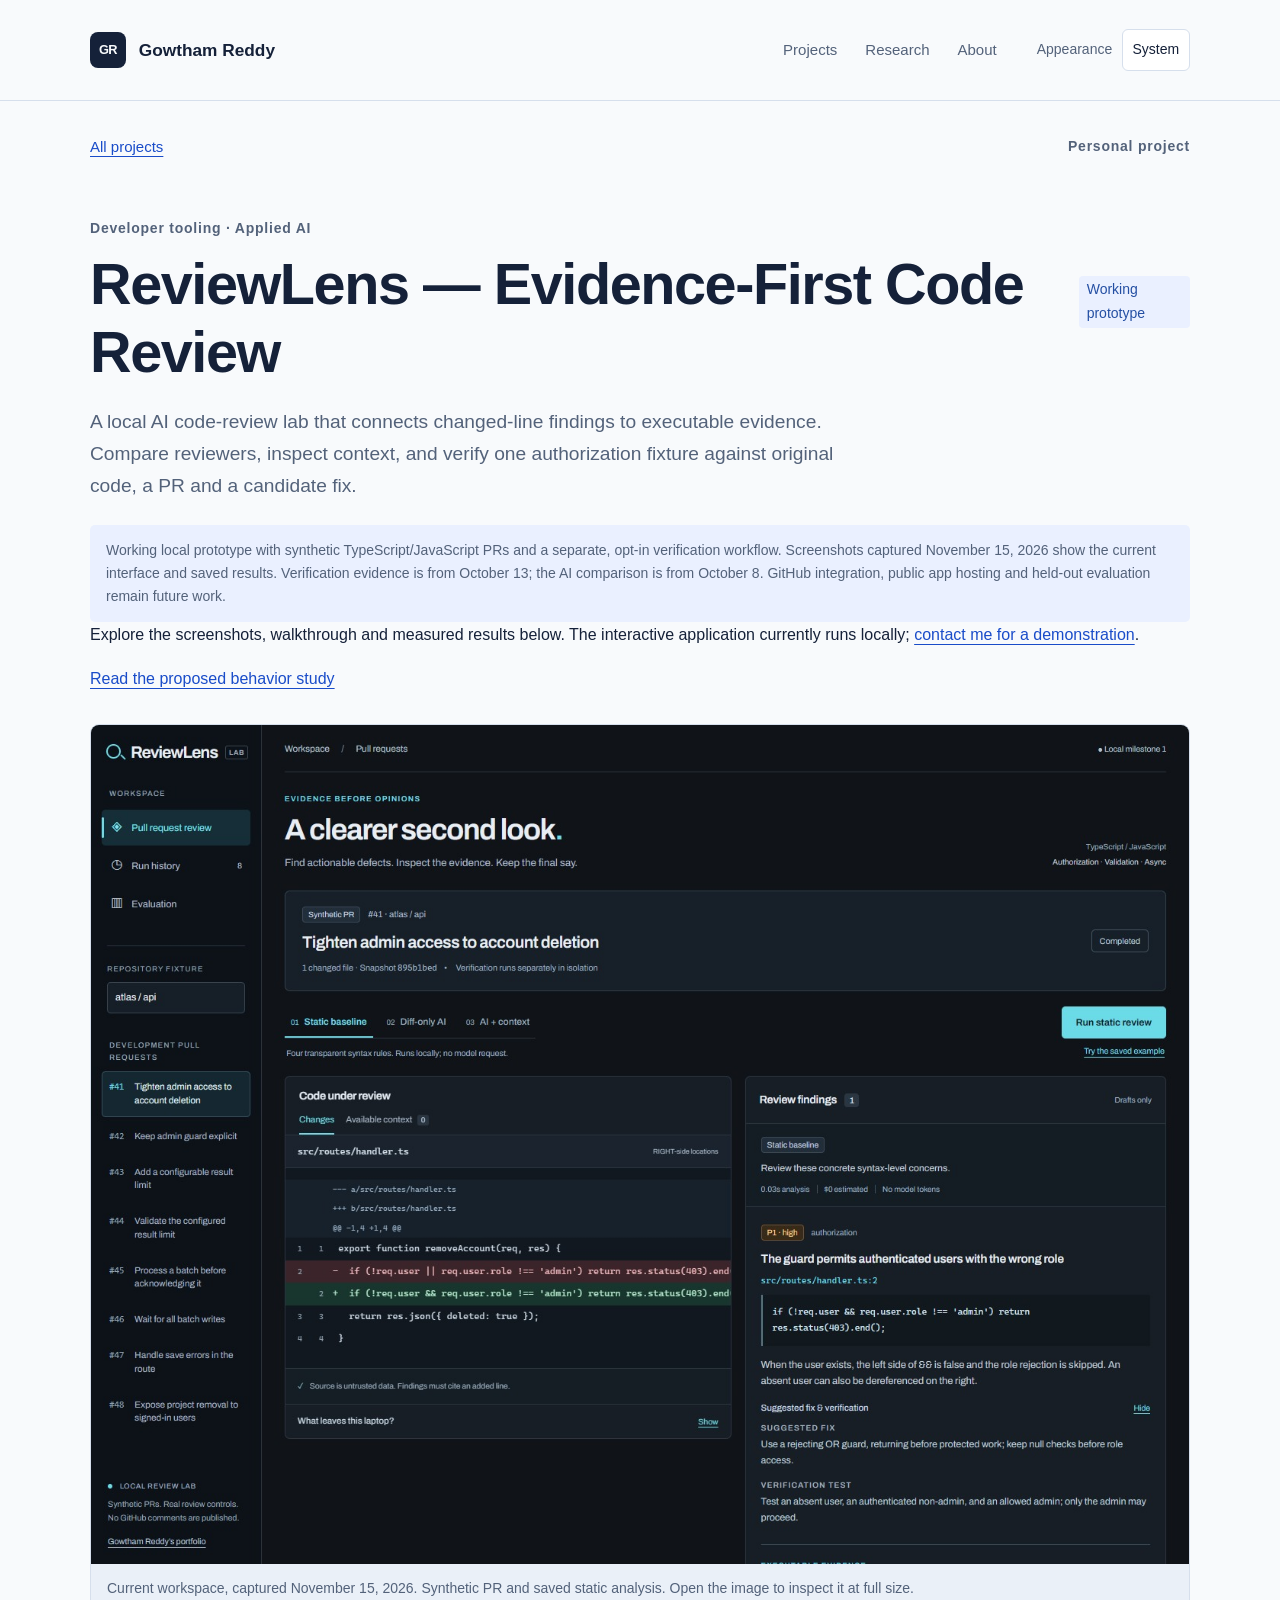
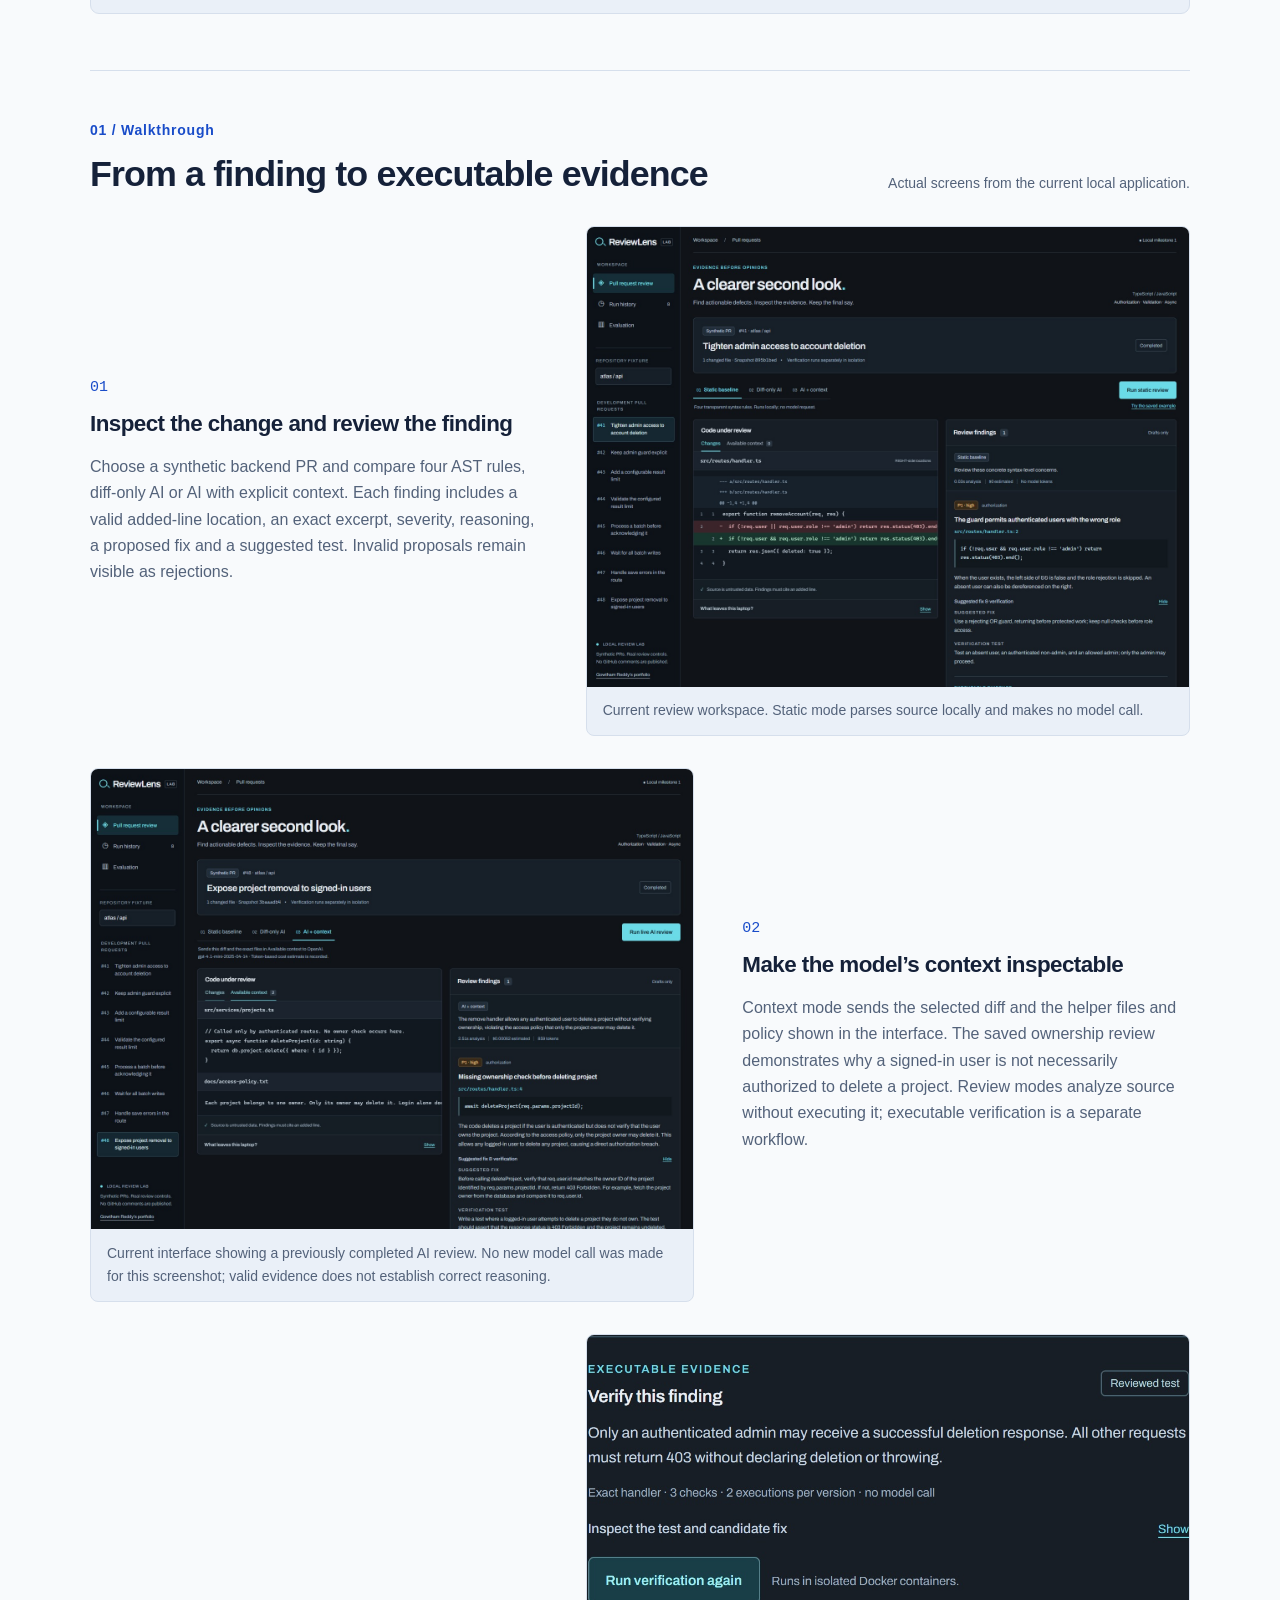
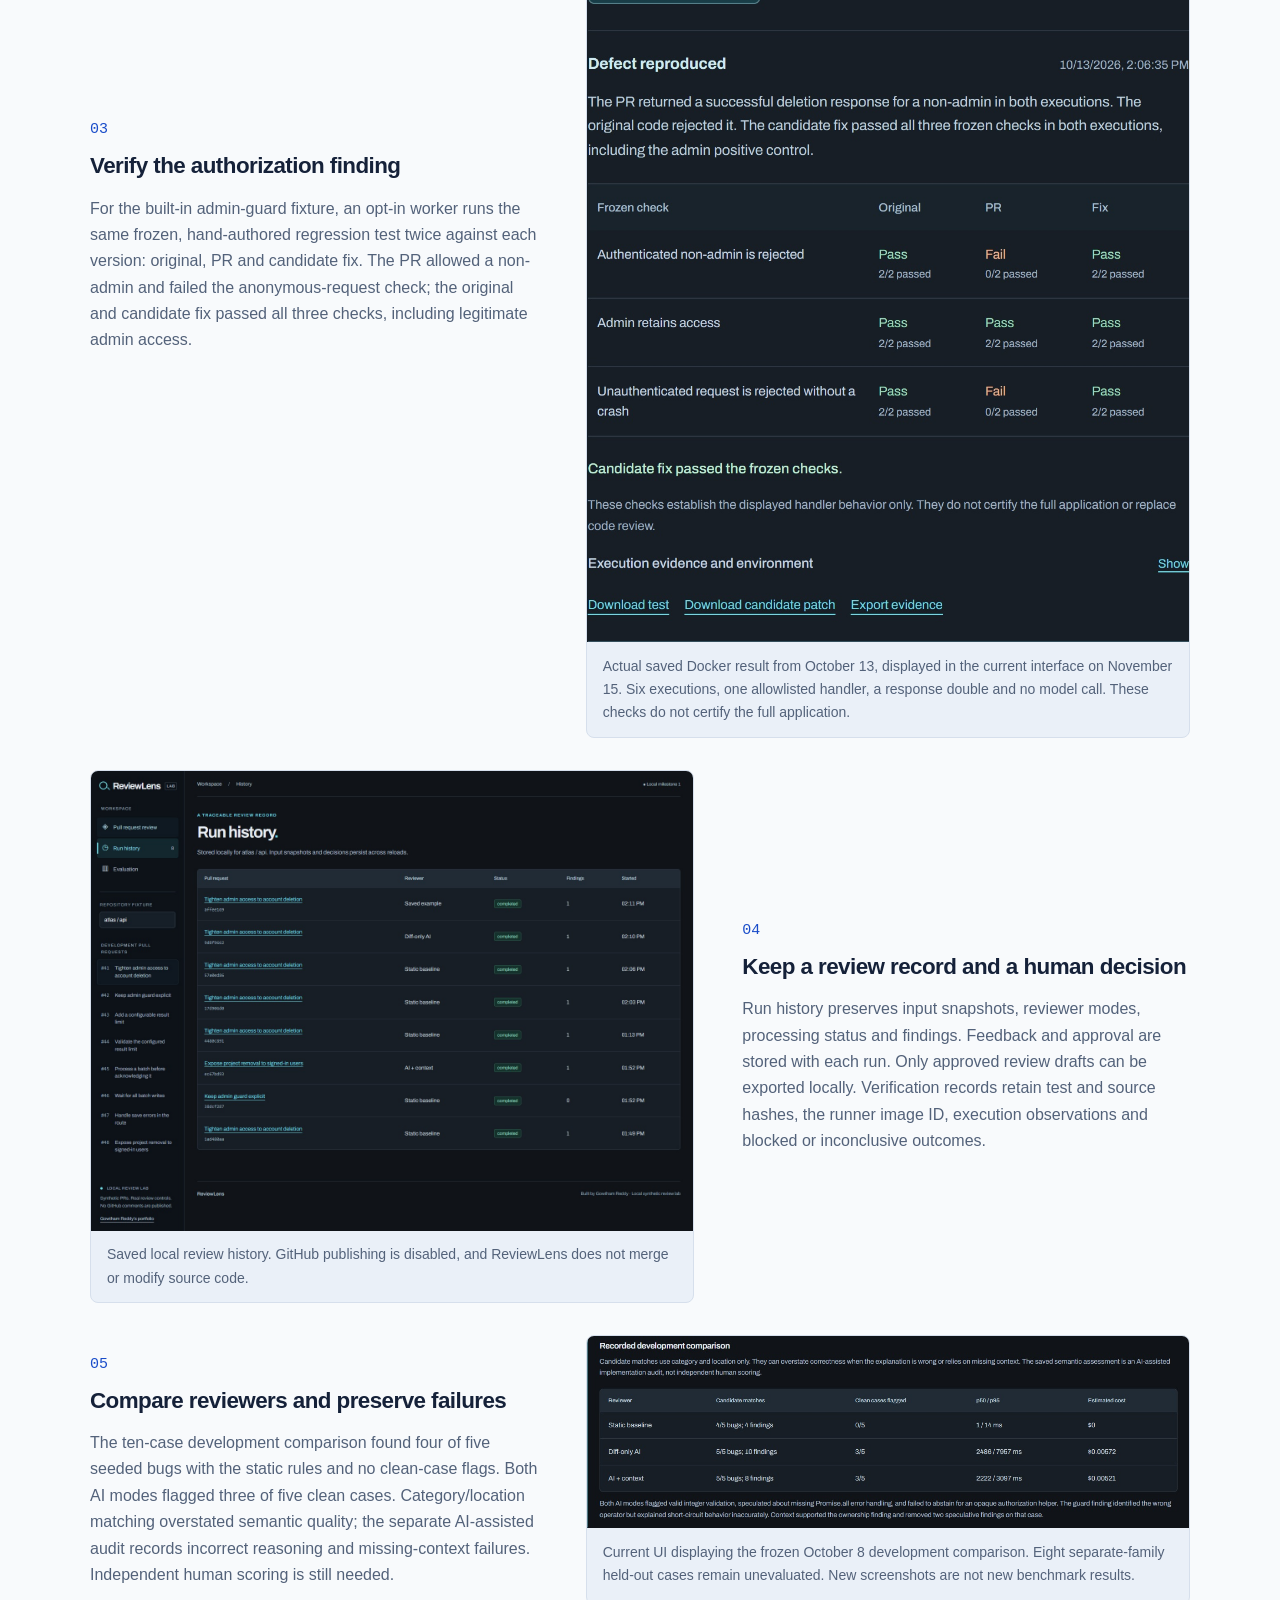
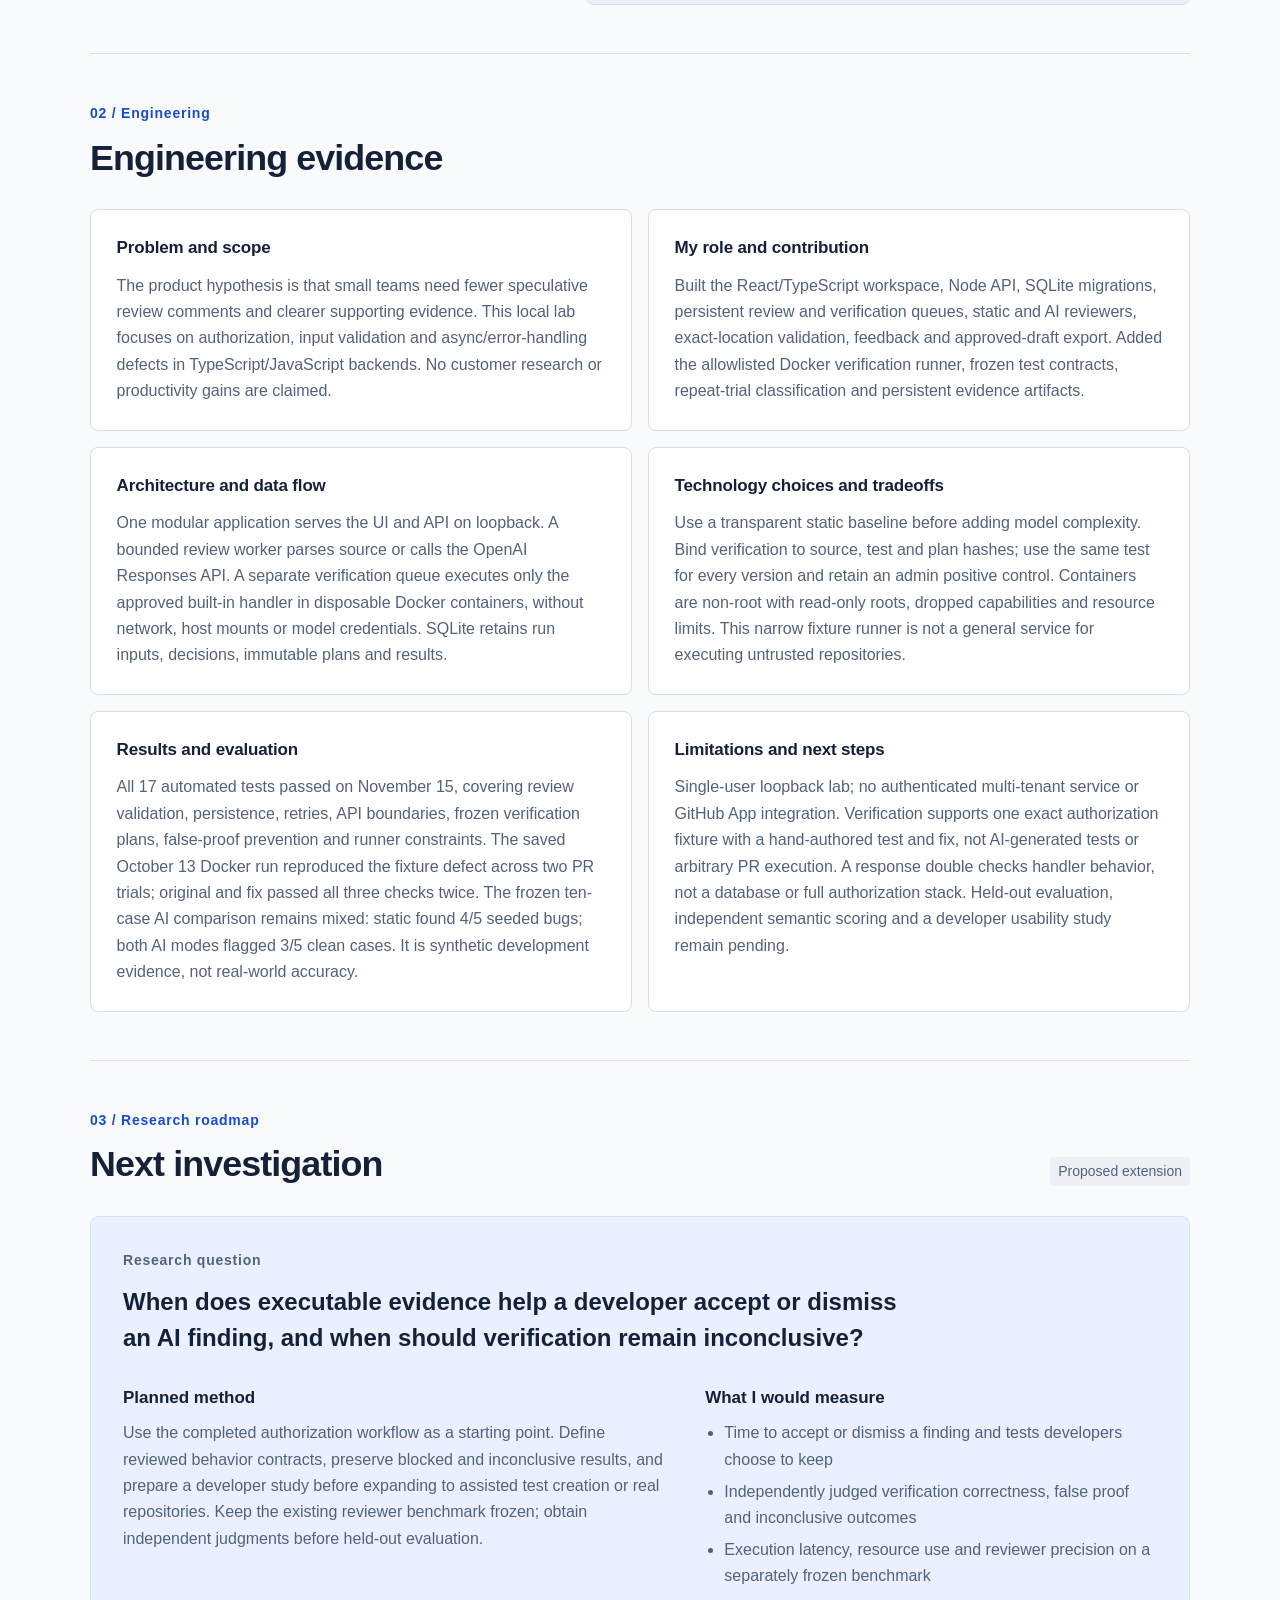
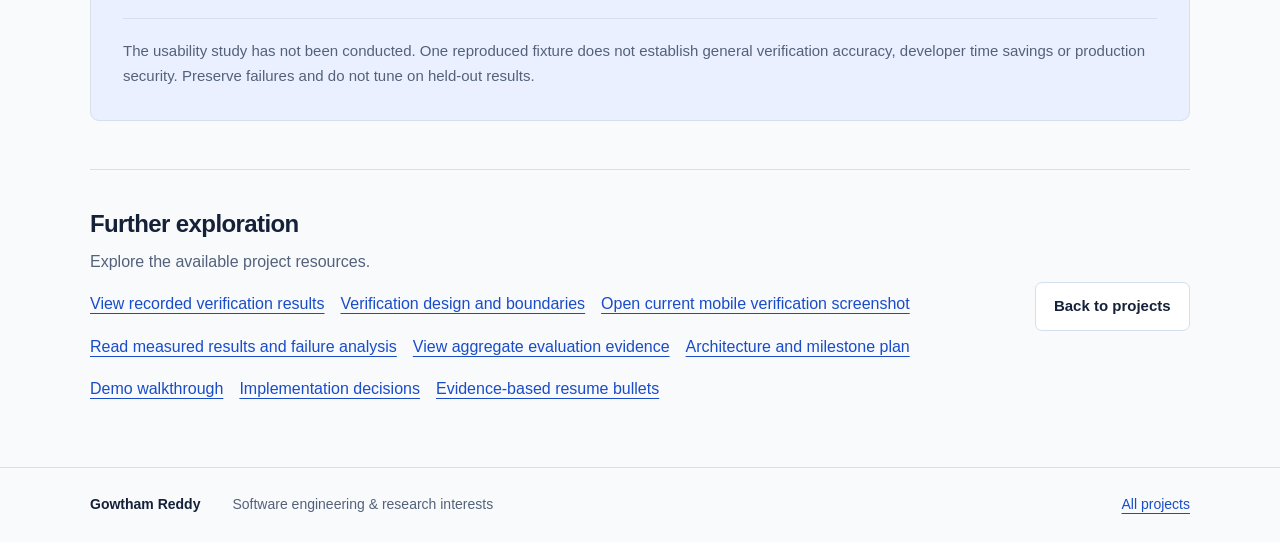
<file: docs/projects/reviewlens/index.html>
<!doctype html><html lang="en"><head><meta charset="utf-8"><meta name="viewport" content="width=device-width,initial-scale=1"><meta name="color-scheme" content="light dark"><meta name="robots" content="index,follow"><title>ReviewLens — Evidence-First Code Review | Gowtham Reddy</title><meta name="description" content="A local AI code-review lab that connects changed-line findings to executable evidence. Compare reviewers, inspect context, and verify one authorization fixture against original code, a PR and a candidate fix."><link rel="icon" type="image/svg+xml" href="data:image/svg+xml,%3Csvg%20xmlns%3D%22http%3A%2F%2Fwww.w3.org%2F2000%2Fsvg%22%20viewBox%3D%220%200%2064%2064%22%3E%3Crect%20width%3D%2264%22%20height%3D%2264%22%20rx%3D%2214%22%20fill%3D%22%23174ac6%22%2F%3E%3Ctext%20x%3D%2232%22%20y%3D%2241%22%20text-anchor%3D%22middle%22%20fill%3D%22white%22%20font-family%3D%22Arial%2Csans-serif%22%20font-weight%3D%22700%22%20font-size%3D%2227%22%3EGR%3C%2Ftext%3E%3C%2Fsvg%3E"><script src="../../assets/theme.js"></script><link rel="stylesheet" href="../../assets/styles.css?v=c321ced355cc"><link rel="canonical" href="https://gowthamreddy-ch.github.io/projects/reviewlens/"><meta property="og:type" content="website"><meta property="og:title" content="ReviewLens — Evidence-First Code Review | Gowtham Reddy"><meta property="og:description" content="A local AI code-review lab that connects changed-line findings to executable evidence. Compare reviewers, inspect context, and verify one authorization fixture against original code, a PR and a candidate fix."><meta property="og:url" content="https://gowthamreddy-ch.github.io/projects/reviewlens/"><style>.appearance select{appearance:none;-webkit-appearance:none;background-image:none}</style></head><body><a class="skip-link" href="#content">Skip to content</a>
    <header class="site-header"><div class="container header-inner">
      <a class="brand" href="../../" aria-label="Gowtham Reddy — homepage"><span class="monogram" aria-hidden="true">GR</span><span>Gowtham Reddy</span></a>
      <nav class="main-nav" aria-label="Primary"><a href="../../#projects">Projects</a><a href="../../#research">Research</a><a href="../../#about">About</a></nav>
      <div class="appearance"><label for="appearance">Appearance</label><select id="appearance" name="appearance"><option value="system">System</option><option value="light">Light</option><option value="dark">Dark</option></select></div>
    </div></header><main id="content" tabindex="-1"><div class="container showcase">
    <div class="showcase-topline"><a class="text-link" href="../../#collection">All projects</a><span class="eyebrow">Personal project</span></div>
    <section class="showcase-opening" aria-labelledby="project-title"><div class="showcase-heading"><div><p class="eyebrow">Developer tooling · Applied AI</p><h1 id="project-title">ReviewLens — Evidence-First Code Review</h1></div><span class="status status-working-prototype">Working prototype</span></div><p class="project-purpose">A local AI code-review lab that connects changed-line findings to executable evidence. Compare reviewers, inspect context, and verify one authorization fixture against original code, a PR and a candidate fix.</p><p class="sample-notice">Working local prototype with synthetic TypeScript/JavaScript PRs and a separate, opt-in verification workflow. Screenshots captured November 15, 2026 show the current interface and saved results. Verification evidence is from October 13; the AI comparison is from October 8. GitHub integration, public app hosting and held-out evaluation remain future work.</p><p class="public-demo-note">Explore the screenshots, walkthrough and measured results below. The interactive application currently runs locally; <a href="mailto:gowthamreddych.97@gmail.com?subject=Project%20demo%20request">contact me for a demonstration</a>.</p><div class="showcase-actions"><a class="text-link" href="#investigation">Read the proposed behavior study</a></div><figure class="screenshot overview-media"><a href="../../assets/reviewlens/workspace-20261115.jpg" target="_blank" rel="noopener" aria-label="Open full-size screenshot in a new tab"><img src="../../assets/reviewlens/workspace-20261115.jpg" alt="Current dark ReviewLens workspace with repository navigation, changed authorization guard and a static finding." width="1440" height="1100" loading="lazy"></a><figcaption>Current workspace, captured November 15, 2026. Synthetic PR and saved static analysis. Open the image to inspect it at full size.</figcaption></figure></section>

    <section class="showcase-section" aria-labelledby="walkthrough-title"><div class="section-heading"><div><p class="eyebrow section-index">01 / Walkthrough</p><h2 id="walkthrough-title">From a finding to executable evidence</h2></div><p class="section-note">Actual screens from the current local application.</p></div><div class="walkthrough"><article class="walkthrough-step"><div class="walkthrough-copy"><p class="step-number">01</p><h3>Inspect the change and review the finding</h3><p>Choose a synthetic backend PR and compare four AST rules, diff-only AI or AI with explicit context. Each finding includes a valid added-line location, an exact excerpt, severity, reasoning, a proposed fix and a suggested test. Invalid proposals remain visible as rejections.</p></div><figure class="screenshot workflow-media"><a href="../../assets/reviewlens/workspace-20261115.jpg" target="_blank" rel="noopener" aria-label="Open full-size screenshot in a new tab"><img src="../../assets/reviewlens/workspace-20261115.jpg" alt="Dark ReviewLens workspace showing source changes beside a static authorization finding." width="1440" height="1100" loading="lazy"></a><figcaption>Current review workspace. Static mode parses source locally and makes no model call.</figcaption></figure></article><article class="walkthrough-step"><div class="walkthrough-copy"><p class="step-number">02</p><h3>Make the model’s context inspectable</h3><p>Context mode sends the selected diff and the helper files and policy shown in the interface. The saved ownership review demonstrates why a signed-in user is not necessarily authorized to delete a project. Review modes analyze source without executing it; executable verification is a separate workflow.</p></div><figure class="screenshot workflow-media"><a href="../../assets/reviewlens/context-20261115.jpg" target="_blank" rel="noopener" aria-label="Open full-size screenshot in a new tab"><img src="../../assets/reviewlens/context-20261115.jpg" alt="Saved context-aware ownership finding alongside the exact helper and owner-only policy supplied to the model." width="1440" height="1100" loading="lazy"></a><figcaption>Current interface showing a previously completed AI review. No new model call was made for this screenshot; valid evidence does not establish correct reasoning.</figcaption></figure></article><article class="walkthrough-step"><div class="walkthrough-copy"><p class="step-number">03</p><h3>Verify the authorization finding</h3><p>For the built-in admin-guard fixture, an opt-in worker runs the same frozen, hand-authored regression test twice against each version: original, PR and candidate fix. The PR allowed a non-admin and failed the anonymous-request check; the original and candidate fix passed all three checks, including legitimate admin access.</p></div><figure class="screenshot workflow-media"><a href="../../assets/reviewlens/verification-20261115.jpg" target="_blank" rel="noopener" aria-label="Open full-size screenshot in a new tab"><img src="../../assets/reviewlens/verification-20261115.jpg" alt="Verification result showing non-admin and anonymous checks failing on the PR, while original and fix pass all checks in two executions." width="1022" height="1538" loading="lazy"></a><figcaption>Actual saved Docker result from October 13, displayed in the current interface on November 15. Six executions, one allowlisted handler, a response double and no model call. These checks do not certify the full application.</figcaption></figure></article><article class="walkthrough-step"><div class="walkthrough-copy"><p class="step-number">04</p><h3>Keep a review record and a human decision</h3><p>Run history preserves input snapshots, reviewer modes, processing status and findings. Feedback and approval are stored with each run. Only approved review drafts can be exported locally. Verification records retain test and source hashes, the runner image ID, execution observations and blocked or inconclusive outcomes.</p></div><figure class="screenshot workflow-media"><a href="../../assets/reviewlens/history-20261115.jpg" target="_blank" rel="noopener" aria-label="Open full-size screenshot in a new tab"><img src="../../assets/reviewlens/history-20261115.jpg" alt="Current ReviewLens run-history page listing saved static, diff-only, context and labeled example reviews." width="1440" height="1100" loading="lazy"></a><figcaption>Saved local review history. GitHub publishing is disabled, and ReviewLens does not merge or modify source code.</figcaption></figure></article><article class="walkthrough-step"><div class="walkthrough-copy"><p class="step-number">05</p><h3>Compare reviewers and preserve failures</h3><p>The ten-case development comparison found four of five seeded bugs with the static rules and no clean-case flags. Both AI modes flagged three of five clean cases. Category/location matching overstated semantic quality; the separate AI-assisted audit records incorrect reasoning and missing-context failures. Independent human scoring is still needed.</p></div><figure class="screenshot workflow-media"><a href="../../assets/reviewlens/evaluation-20261115.jpg" target="_blank" rel="noopener" aria-label="Open full-size screenshot in a new tab"><img src="../../assets/reviewlens/evaluation-20261115.jpg" alt="Current evaluation view with static, diff-only and context results, clean-case flags, latency and estimated costs." width="1156" height="368" loading="lazy"></a><figcaption>Current UI displaying the frozen October 8 development comparison. Eight separate-family held-out cases remain unevaluated. New screenshots are not new benchmark results.</figcaption></figure></article></div></section>
    <section class="showcase-section" aria-labelledby="evidence-title"><div class="section-heading"><div><p class="eyebrow section-index">02 / Engineering</p><h2 id="evidence-title">Engineering evidence</h2></div></div><div class="evidence-grid"><article class="evidence-card"><h3>Problem and scope</h3><p>The product hypothesis is that small teams need fewer speculative review comments and clearer supporting evidence. This local lab focuses on authorization, input validation and async/error-handling defects in TypeScript/JavaScript backends. No customer research or productivity gains are claimed.</p></article><article class="evidence-card"><h3>My role and contribution</h3><p>Built the React/TypeScript workspace, Node API, SQLite migrations, persistent review and verification queues, static and AI reviewers, exact-location validation, feedback and approved-draft export. Added the allowlisted Docker verification runner, frozen test contracts, repeat-trial classification and persistent evidence artifacts.</p></article><article class="evidence-card"><h3>Architecture and data flow</h3><p>One modular application serves the UI and API on loopback. A bounded review worker parses source or calls the OpenAI Responses API. A separate verification queue executes only the approved built-in handler in disposable Docker containers, without network, host mounts or model credentials. SQLite retains run inputs, decisions, immutable plans and results.</p></article><article class="evidence-card"><h3>Technology choices and tradeoffs</h3><p>Use a transparent static baseline before adding model complexity. Bind verification to source, test and plan hashes; use the same test for every version and retain an admin positive control. Containers are non-root with read-only roots, dropped capabilities and resource limits. This narrow fixture runner is not a general service for executing untrusted repositories.</p></article><article class="evidence-card"><h3>Results and evaluation</h3><p>All 17 automated tests passed on November 15, covering review validation, persistence, retries, API boundaries, frozen verification plans, false-proof prevention and runner constraints. The saved October 13 Docker run reproduced the fixture defect across two PR trials; original and fix passed all three checks twice. The frozen ten-case AI comparison remains mixed: static found 4/5 seeded bugs; both AI modes flagged 3/5 clean cases. It is synthetic development evidence, not real-world accuracy.</p></article><article class="evidence-card"><h3>Limitations and next steps</h3><p>Single-user loopback lab; no authenticated multi-tenant service or GitHub App integration. Verification supports one exact authorization fixture with a hand-authored test and fix, not AI-generated tests or arbitrary PR execution. A response double checks handler behavior, not a database or full authorization stack. Held-out evaluation, independent semantic scoring and a developer usability study remain pending.</p></article></div></section><section class="showcase-section" id="investigation" aria-labelledby="investigation-title"><div class="section-heading"><div><p class="eyebrow section-index">03 / Research roadmap</p><h2 id="investigation-title">Next investigation</h2></div><span class="status status-planned">Proposed extension</span></div><div class="study-panel"><p class="eyebrow">Research question</p><p class="study-question">When does executable evidence help a developer accept or dismiss an AI finding, and when should verification remain inconclusive?</p><div class="study-grid"><div><h3>Planned method</h3><p>Use the completed authorization workflow as a starting point. Define reviewed behavior contracts, preserve blocked and inconclusive results, and prepare a developer study before expanding to assisted test creation or real repositories. Keep the existing reviewer benchmark frozen; obtain independent judgments before held-out evaluation.</p></div><div><h3>What I would measure</h3><ul><li>Time to accept or dismiss a finding and tests developers choose to keep</li><li>Independently judged verification correctness, false proof and inconclusive outcomes</li><li>Execution latency, resource use and reviewer precision on a separately frozen benchmark</li></ul></div></div><p class="study-limits">The usability study has not been conducted. One reproduced fixture does not establish general verification accuracy, developer time savings or production security. Preserve failures and do not tune on held-out results.</p></div></section>
    <section class="exploration" aria-labelledby="exploration-title"><div><h2 id="exploration-title">Further exploration</h2><p>Explore the available project resources.</p><div class="resource-links"><a class="text-link" href="../../assets/reviewlens/verification-summary.json" target="_blank" rel="noopener noreferrer">View recorded verification results<span class="sr-only"> (opens in a new tab)</span></a><a class="text-link" href="../../assets/reviewlens/verification-scope.txt" target="_blank" rel="noopener noreferrer">Verification design and boundaries<span class="sr-only"> (opens in a new tab)</span></a><a class="text-link" href="../../assets/reviewlens/mobile-verification-20261115.jpg" target="_blank" rel="noopener noreferrer">Open current mobile verification screenshot<span class="sr-only"> (opens in a new tab)</span></a><a class="text-link" href="../../assets/reviewlens/results.txt" target="_blank" rel="noopener noreferrer">Read measured results and failure analysis<span class="sr-only"> (opens in a new tab)</span></a><a class="text-link" href="../../assets/reviewlens/evaluation-summary.json" target="_blank" rel="noopener noreferrer">View aggregate evaluation evidence<span class="sr-only"> (opens in a new tab)</span></a><a class="text-link" href="../../assets/reviewlens/architecture-and-plan.txt" target="_blank" rel="noopener noreferrer">Architecture and milestone plan<span class="sr-only"> (opens in a new tab)</span></a><a class="text-link" href="../../assets/reviewlens/demo-walkthrough.txt" target="_blank" rel="noopener noreferrer">Demo walkthrough<span class="sr-only"> (opens in a new tab)</span></a><a class="text-link" href="../../assets/reviewlens/interview-notes.txt" target="_blank" rel="noopener noreferrer">Implementation decisions<span class="sr-only"> (opens in a new tab)</span></a><a class="text-link" href="../../assets/reviewlens/resume-bullets.txt" target="_blank" rel="noopener noreferrer">Evidence-based resume bullets<span class="sr-only"> (opens in a new tab)</span></a></div></div><a class="button secondary" href="../../#collection">Back to projects</a></section>
  </div></main><footer class="site-footer"><div class="container footer-inner"><span>Gowtham Reddy</span><span>Software engineering &amp; research interests</span><a href="../../#collection">All projects</a></div></footer></body></html>
</file>
<file: docs/styles.css>
@font-face{font-family:Syne;src:url('assets/fonts/syne-latin-variable.woff2') format('woff2');font-style:normal;font-weight:500 800;font-display:swap}
@font-face{font-family:Archivo;src:url('assets/fonts/archivo-latin-variable.woff2') format('woff2');font-style:normal;font-weight:400 600;font-display:swap}
:root{color-scheme:light;--bg:#f4f7fc;--surface:#fff;--subtle:#ebf0f8;--text:#101827;--muted:#536278;--line:#d5deeb;--accent:#1558d6;--on-accent:#fff;--accent-soft:#e6eefc;--header:rgb(247 250 255 / 89%);--shadow:0 22px 64px rgb(40 69 116 / 9%);--icon-filter:none;--grid:rgb(107 134 176 / 7%);font-family:Archivo,Arial,sans-serif;font-synthesis:none;scroll-behavior:smooth;scroll-padding-top:105px;-webkit-tap-highlight-color:rgb(21 88 214 / 15%)}
:root[data-theme=dark]{color-scheme:dark;--bg:#0b1220;--surface:#111c2c;--subtle:#111d30;--text:#f0f4fc;--muted:#a5b3c8;--line:#2b3a50;--accent:#8eafff;--on-accent:#091225;--accent-soft:#1c2e4b;--header:rgb(11 18 32 / 93%);--shadow:0 22px 64px rgb(0 0 0 / 18%);--icon-filter:invert(1);--grid:rgb(160 188 230 / 6%)}
*{box-sizing:border-box}body{margin:0;background:var(--bg);color:var(--text);font-size:16px;line-height:1.65}button,input,textarea{font:inherit}button,a{touch-action:manipulation}button{cursor:pointer}a{color:inherit;text-decoration:none}button{color:inherit}img{display:block;max-width:100%}button,a{-webkit-tap-highlight-color:transparent}button:focus-visible,a:focus-visible,summary:focus-visible,[tabindex]:focus-visible{outline:3px solid var(--accent);outline-offset:6px}h1,h2,h3,p{margin:0}h1,h2,h3{font-family:Syne,Arial,sans-serif;line-height:1.1;text-wrap:balance}h2{font-size:clamp(36px,4.2vw,57px);letter-spacing:-.045em;font-weight:600}h3{font-weight:600}p{overflow-wrap:break-word}[hidden]{display:none!important}.container{width:min(1240px,calc(100% - 80px));margin-inline:auto}.section-space{padding-block:112px}.text-muted{color:var(--muted)}.sr-only{position:absolute;width:1px;height:1px;overflow:hidden;clip-path:inset(50%);white-space:nowrap}.skip-link{position:fixed;top:12px;left:20px;z-index:30;padding:10px 16px;background:var(--surface);border:1px solid var(--accent);border-radius:8px;transform:translateY(-180%);clip-path:inset(50%)}.skip-link:focus-visible{transform:none;clip-path:none}
.site-header{position:sticky;top:0;z-index:10;background:var(--header);backdrop-filter:blur(18px);border-bottom:1px solid var(--line)}.header-inner{height:76px;display:flex;align-items:center;justify-content:space-between;gap:24px}.brand{display:inline-flex;align-items:center;gap:12px;white-space:nowrap;font-family:Syne,Arial,sans-serif;font-size:16px;font-weight:700;letter-spacing:-.025em}.brand-mark{display:grid;place-items:center;inline-size:38px;block-size:38px;border:1px solid currentColor;border-radius:10px;font-size:22px;font-weight:800;letter-spacing:-.09em;padding-right:3px}.navigation{display:flex;align-items:center;gap:29px}.navigation a{font-size:14px;color:var(--muted);padding-block:24px;position:relative}.navigation a:hover,.navigation a.is-active{color:var(--text)}.navigation a::after{content:'';position:absolute;left:0;right:0;bottom:19px;height:2px;background:var(--accent);transform:scaleX(0);transform-origin:left}.navigation a.is-active::after,.navigation a:hover::after{transform:scaleX(1)}.header-controls{display:flex;align-items:center;gap:8px}.icon-button{display:grid;place-items:center;border:1px solid var(--line);width:44px;height:44px;border-radius:50%;background:transparent}.icon-button:hover{background:var(--accent-soft);border-color:var(--accent)}.icon-button img,.social-links img,.experience-shortcut img,.project-index img,.case-link img,.text-link img,.email-link img,.button-secondary img{filter:var(--icon-filter)}.menu-toggle{display:none}
.hero{position:relative;isolation:isolate;min-height:calc(100dvh - 76px);display:flex;flex-direction:column;justify-content:center;overflow:clip}.hero-atmosphere{position:absolute;inset:0;z-index:-2;background:url('assets/hero-atmosphere.png') center/cover no-repeat;opacity:.62;pointer-events:none}.hero-grid{position:absolute;inset:0;z-index:-1;background-image:linear-gradient(var(--grid) 1px,transparent 1px),linear-gradient(90deg,var(--grid) 1px,transparent 1px);background-size:72px 72px;mask-image:linear-gradient(90deg,transparent,#000 30%,#000 75%,transparent);pointer-events:none}[data-theme=dark] .hero-atmosphere{opacity:.055;filter:grayscale(1)}.hero-layout{display:grid;grid-template-columns:minmax(0,1.42fr) minmax(320px,1fr);gap:70px;align-items:center;padding-block:82px 68px;flex:1}.hero-role{font-size:11px;letter-spacing:.19em;font-weight:600;text-transform:uppercase;color:var(--accent);margin-bottom:21px}.hero-role span{padding-inline:8px;opacity:.55}.hero-copy{container-type:inline-size}h1{font-size:min(80px,12.2cqw);font-weight:800;line-height:1.08;letter-spacing:-.065em}.outlined-name{display:block;color:transparent;-webkit-text-stroke:1.35px var(--text);paint-order:stroke fill}.name-period{color:var(--accent);-webkit-text-stroke:0}.hero-description{font-size:20px;line-height:1.6;max-width:530px;margin-top:30px;letter-spacing:-.02em}.hero-actions{display:flex;align-items:center;gap:12px;margin-top:27px}.button{display:inline-flex;align-items:center;justify-content:center;gap:18px;min-height:49px;padding:11px 23px;border-radius:999px;font-size:14px;font-weight:600;border:1px solid transparent;white-space:nowrap}.button-primary{background:var(--accent);color:var(--on-accent);box-shadow:0 8px 24px rgb(21 88 214 / 16%)}.button-primary img{filter:invert(1)}[data-theme=dark] .button-primary img{filter:none}.button-primary:hover{box-shadow:0 12px 28px rgb(21 88 214 / 25%);transform:translateY(-2px)}.button-secondary{border-color:var(--line);background:rgb(255 255 255 / 8%)}.button-secondary:hover{background:var(--surface);border-color:var(--muted)}.social-links{display:flex;align-items:center;gap:11px;margin-top:27px}.social-links a{display:grid;place-items:center;width:44px;height:44px;border:1px solid var(--line);border-radius:50%}.social-links a:hover{border-color:var(--accent);background:var(--accent-soft)}.social-links>span{font-size:11px;color:var(--muted);margin-left:8px}.current-panel{padding:30px 32px 25px;background:var(--surface);border:1px solid var(--line);border-radius:22px;box-shadow:var(--shadow);margin-top:40px}.panel-topline{display:flex;justify-content:space-between;align-items:center;font-size:11px;letter-spacing:.13em;text-transform:uppercase;color:var(--accent);margin-bottom:20px}.role-dot{width:7px;height:7px;background:#219974;border-radius:50%}.current-panel h2{font-size:34px;letter-spacing:-.04em;font-weight:600}.current-role{font-size:15px;font-weight:500;margin-top:9px}.current-description{color:var(--muted);font-size:14px;line-height:1.8;margin-top:15px;max-width:330px}.experience-shortcut{display:flex;justify-content:space-between;gap:12px;align-items:center;font-size:13px;margin-block:23px 24px}.experience-shortcut strong{font-weight:500}.availability{border-top:1px solid var(--line);padding-top:19px}.availability-label{display:block;font-size:11px;color:var(--muted);margin-bottom:5px}.availability p{font-size:14px;font-weight:500}.availability>span:last-child{display:block;color:var(--muted);font-size:12px;margin-top:4px}.expertise-strip{display:flex;align-items:center;justify-content:space-between;gap:20px;padding-block:22px;border-top:1px solid var(--line);color:var(--muted);font-family:Syne,Arial,sans-serif;font-size:17px;font-weight:500}.expertise-strip>span+span{border-left:1px solid var(--line);padding-left:40px}
.section-heading{margin-bottom:44px;max-width:770px}.eyebrow{font-size:11px;letter-spacing:.18em;text-transform:uppercase;color:var(--accent);font-weight:600;margin-bottom:18px}.section-heading>p:last-child{font-size:16px;color:var(--muted);max-width:590px;margin-top:22px;line-height:1.8}.work-layout{display:grid;grid-template-columns:330px minmax(0,1fr);gap:40px}.project-index{min-width:0;display:flex;flex-direction:column;align-self:start}.project-index button{display:grid;grid-template-columns:24px minmax(0,1fr);gap:16px;width:100%;align-items:center;padding:24px 16px;text-align:left;background:transparent;border:0;border-bottom:1px solid var(--line);border-radius:0}.project-index button:first-child{border-top:1px solid var(--line)}.project-index button[aria-selected=true]{background:var(--accent-soft);border-radius:12px;border-color:transparent}.project-index button:hover{background:var(--accent-soft)}.project-number{font-size:11px;font-variant-numeric:tabular-nums;color:var(--muted);align-self:start;padding-top:3px}.project-index strong{display:block;font-family:Syne,Arial,sans-serif;font-size:21px;font-weight:600;line-height:1.2;letter-spacing:-.035em}.project-index small{display:block;color:var(--muted);font-size:11px;line-height:1.5;margin-top:7px}.project-index button img{opacity:.5}.project-index button[aria-selected=true] img{opacity:1}.project-note{font-size:11px;color:var(--muted);line-height:1.8;padding:23px 16px}.project-stage{min-width:0}.project-stage article{border-radius:18px}.project-image{aspect-ratio:1.64;display:flex;align-items:center;justify-content:center;padding:27px;background:#dde7f6;border:1px solid var(--line);border-radius:18px;overflow:hidden}.project-image img{width:100%;height:100%;object-fit:contain;border-radius:7px;filter:drop-shadow(0 12px 13px rgb(12 24 43 / 16%))}.reellab-image{background:#e4e3ee}.findwise-image{background:#e6ece7;padding:20px}.evidence-image{background:#e1e8ef}[data-theme=dark] .project-image{background:#192c49}[data-theme=dark] .reellab-image{background:#272637}[data-theme=dark] .findwise-image{background:#1d302c}[data-theme=dark] .evidence-image{background:#202d3b}.project-image:hover img{transform:scale(1.025)}.project-caption{display:flex;justify-content:space-between;align-items:start;gap:24px;margin-top:23px}.project-caption h3{font-size:23px;letter-spacing:-.035em;line-height:1.3}.project-caption p{margin-top:10px;max-width:570px;font-size:14px;color:var(--muted);line-height:1.8}.case-link{display:flex;gap:10px;align-items:center;font-size:12px;white-space:nowrap;min-height:44px;color:var(--accent)}.case-link img{width:18px}.case-link:hover{text-decoration:underline;text-underline-offset:4px}.more-work{margin-left:370px;margin-top:40px;font-size:12px;color:var(--muted);line-height:2}.more-work a{color:var(--text);border-bottom:1px solid var(--line);white-space:nowrap}.more-work a:hover{color:var(--accent)}
.experience-section{background:var(--subtle);border-block:1px solid var(--line)}.experience-list{border-top:1px solid var(--line)}.experience-entry{border-bottom:1px solid var(--line)}.experience-entry summary{display:grid;grid-template-columns:260px minmax(0,1fr) 44px;align-items:center;gap:20px;padding:31px 0;cursor:pointer;list-style:none}.experience-entry summary::-webkit-details-marker{display:none}.experience-entry summary:hover strong{color:var(--accent)}.experience-date{font-size:13px;color:var(--muted)}.experience-entry strong{font-family:Syne,Arial,sans-serif;font-size:28px;font-weight:600;letter-spacing:-.04em}.experience-position{display:block;color:var(--muted);font-size:14px;margin-top:5px}.disclosure-mark{font-size:27px;font-weight:400;width:40px;height:40px;display:grid;place-items:center;border:1px solid var(--line);border-radius:50%;line-height:1}.experience-entry[open] .disclosure-mark{transform:rotate(45deg)}.experience-body{margin-left:280px;padding:0 60px 29px 0}.experience-body>p{max-width:690px;font-size:15px;color:var(--muted);line-height:1.9}.skill-tags{display:flex;flex-wrap:wrap;gap:8px;margin-top:19px}.skill-tags span{padding:3px 10px;border:1px solid var(--line);border-radius:6px;font-size:11px;color:var(--muted)}.education-grid{display:grid;grid-template-columns:1fr 1fr;gap:64px;margin-top:50px}.education-label{font-size:12px;color:var(--muted)}.education-grid h3{font-size:21px;letter-spacing:-.03em;margin-top:10px;max-width:480px;line-height:1.35}.education-grid p{font-size:12px;color:var(--muted);margin-top:9px}
.about-layout{display:grid;grid-template-columns:1fr 1fr;gap:82px}.about-heading h2{font-size:47px;line-height:1.15}.about-copy>p{font-size:15px;color:var(--muted);margin-top:20px;line-height:1.9}.about-copy .about-lead{font-size:23px;line-height:1.6;color:var(--text);margin-top:0;letter-spacing:-.025em}.text-link{display:inline-flex;align-items:center;gap:12px;min-height:44px;font-size:13px;color:var(--accent);margin-top:22px}.text-link:hover{text-decoration:underline;text-underline-offset:5px}.approach-grid{display:grid;grid-template-columns:repeat(3,1fr);gap:48px;margin-top:72px}.approach-grid article{border-top:1px solid var(--line);padding-top:22px}.approach-word{font-family:Syne,Arial,sans-serif;font-size:25px;letter-spacing:-.035em;font-weight:600}.approach-grid p{font-size:14px;color:var(--muted);margin-top:11px;max-width:290px;line-height:1.8}
.contact-section{background:var(--subtle);border-block:1px solid var(--line)}.contact-inner{position:relative}.contact-context{font-size:12px;color:var(--accent);margin-bottom:22px}.contact-section h2{font-size:clamp(50px,7vw,95px);font-weight:700;letter-spacing:-.055em;line-height:1.08}.contact-section .outlined-name{-webkit-text-stroke:1px var(--text)}.contact-availability{font-size:14px;line-height:1.9;color:var(--muted);margin-top:26px}.contact-actions{display:flex;gap:24px;align-items:center;flex-wrap:wrap;margin-top:32px}.email-link{display:inline-flex;align-items:center;gap:20px;font-size:clamp(16px,2.2vw,27px);font-weight:500;letter-spacing:-.03em}.email-link:hover{color:var(--accent)}.copy-email{min-height:44px;border:1px solid var(--line);border-radius:999px;padding:8px 18px;background:transparent;font-size:12px}.copy-email:hover{border-color:var(--accent);color:var(--accent)}.copy-status{height:24px;color:var(--muted);font-size:12px;margin-top:12px}.footer{display:flex;align-items:center;gap:24px;padding-block:30px;font-size:12px;color:var(--muted)}.footer .brand{margin-right:auto;color:var(--text);font-size:14px}.footer .brand-mark{width:30px;height:30px;border-radius:8px;font-size:18px}.footer>a:not(.brand):hover{color:var(--accent)}.back-top{margin-left:15px}
@media(prefers-reduced-motion:no-preference){a,button{transition:transform .2s ease}.navigation a::after{transition:transform .2s ease}.project-image img{transition:transform .45s cubic-bezier(.2,.65,.3,1)}.disclosure-mark{transition:transform .2s ease}.enter{animation:enter .65s cubic-bezier(.2,.65,.3,1) both}.hero-role{animation-delay:.03s}h1.enter{animation-delay:.08s}.hero-description{animation-delay:.15s}.hero-actions{animation-delay:.22s}.social-links{animation-delay:.26s}.current-panel{animation-delay:.2s}.motion-ready .reveal{opacity:0;transform:translateY(18px);transition:opacity .55s ease,transform .55s ease}.motion-ready .reveal.is-visible{opacity:1;transform:none}.project-stage article.is-entering{animation:enter .3s ease both}@keyframes enter{from{opacity:0;transform:translateY(16px)}to{opacity:1;transform:none}}}
@media(prefers-reduced-motion:reduce){:root{scroll-behavior:auto}.reveal{opacity:1!important;transform:none!important}*,*::before,*::after{animation:none!important;transition:none!important}}
@media(max-width:1100px){.container{width:calc(100% - 64px)}.navigation{gap:20px}.hero-layout{gap:36px;grid-template-columns:minmax(0,1.3fr) minmax(290px,1fr)}.current-panel{padding:26px}.hero-description{font-size:18px}.social-links>span{display:none}.expertise-strip{font-size:14px}.expertise-strip>span+span{padding-left:25px}.work-layout{grid-template-columns:280px minmax(0,1fr);gap:28px}.project-index button{gap:10px;padding-inline:12px}.project-index strong{font-size:19px}.project-image{padding:18px;aspect-ratio:1.45}.project-caption{display:block}.case-link{margin-top:10px}.more-work{margin-left:308px}.experience-entry summary{grid-template-columns:200px minmax(0,1fr) 40px}.experience-body{margin-left:220px}.about-layout{gap:45px}.about-heading h2{font-size:39px}}
@media(max-width:800px){:root{scroll-padding-top:90px}.container{width:calc(100% - 40px)}.section-space{padding-block:72px}.header-inner{height:68px;gap:12px}.brand{font-size:14px;gap:9px}.brand-mark{width:33px;height:33px;font-size:20px;border-radius:9px}.menu-toggle{display:grid}.header-controls{gap:8px}.icon-button{width:44px;height:44px}.navigation{display:none;position:absolute;top:68px;left:0;right:0;z-index:20;background:var(--surface);border-bottom:1px solid var(--line);padding:15px 20px 22px;box-shadow:var(--shadow)}.navigation.is-open{display:grid;grid-template-columns:1fr 1fr;gap:0 20px}.navigation a{padding:12px 6px;min-height:44px;font-size:15px}.navigation a::after{bottom:7px;right:auto;width:28px;left:6px}.hero{min-height:unset}.hero-atmosphere{background-image:none}.hero-layout{grid-template-columns:1fr;gap:42px;padding-block:57px 44px}.hero-role{font-size:9px;letter-spacing:.12em;margin-bottom:22px}.hero-role span{padding-inline:4px}h1{font-size:min(80px,12.2cqw);max-width:100%;letter-spacing:-.065em}.hero-description{font-size:18px;max-width:530px;margin-top:26px}.hero-actions{margin-top:25px}.button{font-size:13px;min-height:47px;padding:10px 20px;gap:14px}.social-links{margin-top:24px}.social-links>span{display:block;font-size:10px;max-width:190px}.current-panel{margin-top:0;padding:26px;max-width:620px}.current-panel h2{font-size:30px}.current-description{max-width:100%}.experience-shortcut{margin-block:19px}.expertise-strip{display:grid;grid-template-columns:1fr 1fr;gap:13px 18px;padding-block:21px;font-size:12px}.expertise-strip>span+span{padding-left:0;border:0}.expertise-strip>span:nth-child(2n){border-left:1px solid var(--line);padding-left:20px}.section-heading{margin-bottom:30px}.section-heading>p:last-child{font-size:14px;margin-top:20px}.work-layout{display:flex;flex-direction:column;gap:24px}.project-index{display:flex;flex-direction:row;width:100%;overflow:auto;padding:3px 2px 9px;gap:8px;scrollbar-width:thin}.project-index button{width:157px;min-width:157px;display:flex;gap:10px;border:1px solid var(--line)!important;border-radius:12px;padding:17px 14px;align-items:start}.project-index button[aria-selected=true]{border-color:var(--accent)!important}.project-index button:focus-visible{outline-offset:-5px}.project-index strong{font-size:16px;white-space:nowrap}.project-index small{font-size:10px;max-width:112px}.project-index button img{display:none}.project-number{font-size:9px;padding-top:2px}.project-note{display:none}.project-image{aspect-ratio:1.35;padding:13px;border-radius:14px}.project-caption{margin-top:20px}.project-caption h3{font-size:22px}.project-caption p{font-size:13px}.case-link{font-size:12px}.more-work{margin:25px 0 0;font-size:11px}.experience-entry summary{grid-template-columns:minmax(0,1fr) 40px;gap:11px;padding-block:24px}.experience-date{grid-column:1/-1;font-size:11px}.experience-entry strong{font-size:24px}.experience-position{font-size:12px}.experience-body{margin-left:0;padding:0 15px 24px 0}.experience-body>p{font-size:14px}.education-grid{grid-template-columns:1fr;gap:26px;margin-top:32px}.education-grid>div+div{border-top:1px solid var(--line);padding-top:24px}.education-grid h3{font-size:20px;max-width:360px}.about-layout{grid-template-columns:1fr;gap:30px}.about-heading h2{font-size:36px}.about-copy .about-lead{font-size:21px}.about-copy>p{font-size:14px}.approach-grid{gap:25px;margin-top:43px;grid-template-columns:1fr}.approach-grid article{display:grid;grid-template-columns:95px 1fr;gap:20px;padding-top:20px}.approach-word{font-size:21px}.approach-grid p{font-size:13px;margin:0}.contact-section h2{font-size:clamp(40px,8.8vw,70px)}.contact-section .outlined-name{max-width:650px;line-height:1.2}.contact-context{font-size:11px}.contact-availability{font-size:13px}.contact-actions{gap:15px;margin-top:27px}.email-link{font-size:clamp(13px,4.1vw,24px);gap:8px;min-height:44px}.email-link img{width:19px}.copy-email{font-size:11px}.footer{flex-wrap:wrap;gap:18px 22px;padding-block:26px}.footer .brand{flex-basis:calc(100% - 75px);margin:0}.footer .back-top{margin-left:auto}.footer>a:not(.brand){font-size:11px}}
@media(forced-colors:active){.outlined-name{color:CanvasText;-webkit-text-stroke:0}.button,.icon-button,.project-index button{border:1px solid ButtonText}.role-dot{background:CanvasText}}

/* The outlined icon denotes links that open a separate tab. */
.new-tab-icon{display:inline-block;flex:none;vertical-align:-.18em}
.social-links a{position:relative}.social-links .new-tab-icon{position:absolute;right:-3px;bottom:-3px;width:14px;height:14px;padding:1px;background:var(--bg);border-radius:2px}
</file>
<file: docs/activity.css>
.activity-section{border-top:1px solid var(--line)}
.activity-heading{display:flex;align-items:end;justify-content:space-between;gap:32px;margin-bottom:38px}
.activity-heading .section-heading{margin:0;max-width:740px}.activity-heading h2{font-size:clamp(36px,4.2vw,57px)}
.activity-heading .section-heading>p:last-child{max-width:580px}
.activity-panels{display:grid;grid-template-columns:minmax(0,1.38fr) minmax(0,1fr);gap:24px;align-items:stretch}
.activity-panel{min-width:0;padding:30px;background:var(--surface);border:1px solid var(--line);border-radius:22px;display:flex;flex-direction:column}
.activity-panel-header{display:flex;align-items:center;justify-content:space-between;gap:15px}.platform-title{display:flex;gap:12px;align-items:center}.platform-title img{filter:var(--icon-filter)}.platform-title h3{font-size:24px;letter-spacing:-.04em}.account-name{color:var(--muted);font-size:12px;margin-top:5px;overflow-wrap:anywhere}.source-state{font-size:10px;color:var(--accent);letter-spacing:.04em;background:var(--accent-soft);padding:4px 9px;border-radius:20px;white-space:nowrap}.activity-panel[data-state=stale] .source-state,.activity-panel[data-state=error] .source-state{background:var(--subtle);color:var(--muted)}
.code-mark{font-family:Archivo,Arial,sans-serif;font-size:24px;color:var(--accent);font-weight:600;letter-spacing:-.08em}
.github-metrics{display:grid;grid-template-columns:repeat(4,minmax(0,1fr));margin:30px 0;padding:0 0 25px;border-bottom:1px solid var(--line);gap:12px}.github-metrics div{display:flex;flex-direction:column-reverse;gap:6px}.github-metrics dt,.leetcode-metrics dt{font-size:11px;color:var(--muted)}.github-metrics dd{font-size:32px;line-height:1.1;letter-spacing:-.05em;font-weight:500;margin:0;font-variant-numeric:tabular-nums}
.calendar-heading{display:flex;gap:12px;justify-content:space-between;align-items:baseline;margin-bottom:18px}.calendar-heading h4{font-size:14px;margin:0;font-weight:500}.calendar-heading p{font-size:10px;color:var(--muted)}.heatmap-scroll{overflow-x:auto;padding:5px 0 10px;scrollbar-width:thin;border-radius:4px}.activity-heatmap{display:grid;grid-template-rows:repeat(7,9px);grid-auto-flow:column;grid-auto-columns:9px;gap:3px;width:max-content}.activity-heatmap span{background:var(--subtle);border-radius:2px;width:9px;height:9px}.activity-heatmap .heatmap-spacer{visibility:hidden}.activity-heatmap [data-level="1"],.heatmap-legend [data-level="1"]{background:#c7d9ff}.activity-heatmap [data-level="2"],.heatmap-legend [data-level="2"]{background:#88aff6}.activity-heatmap [data-level="3"],.heatmap-legend [data-level="3"]{background:#4b80df}.activity-heatmap [data-level="4"],.heatmap-legend [data-level="4"]{background:#1558d6}[data-theme=dark] .activity-heatmap [data-level="1"]{background:#264675}[data-theme=dark] .activity-heatmap [data-level="2"]{background:#3c63a9}[data-theme=dark] .activity-heatmap [data-level="3"]{background:#6390dc}[data-theme=dark] .activity-heatmap [data-level="4"]{background:#a1beff}
.calendar-caption{display:flex;justify-content:space-between;gap:12px;align-items:center;margin-top:8px;color:var(--muted);font-size:10px}.heatmap-legend{display:flex;align-items:center;gap:4px}.heatmap-legend i{display:block;width:9px;height:9px;border-radius:2px;background:var(--subtle)}.heatmap-legend span:first-child{margin-right:3px}.heatmap-legend span:last-child{margin-left:3px}
.daily-data{margin-top:20px;font-size:11px;color:var(--muted)}.daily-data summary{cursor:pointer;min-height:32px}.daily-data table{width:100%;border-collapse:collapse;font-variant-numeric:tabular-nums}.daily-data th,.daily-data td{text-align:left;padding:7px 0;border-top:1px solid var(--line);font-weight:400}.daily-data td{text-align:right}.daily-data caption{text-align:left;margin-bottom:8px}
.leetcode-total{display:flex;gap:19px;align-items:center;margin-block:26px 24px}.solved-total{font-size:66px;letter-spacing:-.06em;line-height:1;font-weight:500;font-variant-numeric:tabular-nums}.leetcode-total p{font-size:15px}.problem-total{font-size:11px;color:var(--muted);display:block;margin-top:3px}.difficulty-row{display:grid;grid-template-columns:66px 1fr;gap:5px 16px;margin-top:13px;font-size:12px}.difficulty-count{text-align:right;color:var(--muted);font-variant-numeric:tabular-nums}.difficulty-row meter{grid-column:1/-1;width:100%;height:7px;appearance:none;border:0;background:var(--subtle);border-radius:10px}.difficulty-row meter::-webkit-meter-bar{height:7px;background:var(--subtle);border:0;border-radius:10px}.difficulty-row meter::-webkit-meter-optimum-value{background:var(--accent);border-radius:10px}.difficulty-row meter::-moz-meter-bar{background:var(--accent)}
.leetcode-metrics{display:grid;grid-template-columns:1fr 1fr;gap:20px;border-top:1px solid var(--line);padding-top:20px;margin:24px 0 0}.leetcode-metrics dd{margin:0;font-size:23px;line-height:1.3;font-variant-numeric:tabular-nums}.leetcode-activity-note{font-size:11px;color:var(--muted);margin-top:14px;line-height:1.7}
.stats-empty{padding:50px 0;min-height:290px;color:var(--muted);font-size:14px;max-width:390px}.stats-message{font-size:12px;line-height:1.7;color:var(--muted);margin-top:20px;overflow-wrap:anywhere}.stats-message:empty{display:none}.activity-panel-footer{margin-top:auto;padding-top:24px;display:flex;align-items:center;justify-content:space-between;gap:12px;flex-wrap:wrap}.updated-at{font-size:10px;color:var(--muted)}.stats-actions{display:flex;align-items:center;gap:14px}.refresh-stats{background:transparent;border:1px solid var(--line);border-radius:999px;padding:6px 14px;min-height:44px;font-size:11px}.refresh-stats:hover{border-color:var(--accent);color:var(--accent)}.refresh-stats:disabled{opacity:.55;cursor:wait}.stats-profile{font-size:12px;color:var(--accent);min-height:44px;display:inline-flex;gap:7px;align-items:center}.stats-profile img{filter:var(--icon-filter)}.stats-profile:hover{text-decoration:underline;text-underline-offset:4px}
.activity-footnote{font-size:11px;color:var(--muted);margin-top:18px;line-height:1.7}
.calendar-months{display:grid;grid-auto-columns:12px;grid-auto-flow:column;font-size:9px;color:var(--muted);width:max-content;min-width:636px;height:21px;white-space:nowrap}.calendar-months span{overflow:visible}.leetcode-metrics>div{display:grid;grid-template-rows:auto 1fr;gap:4px;align-items:start}.leetcode-metrics dd{grid-row:1}.leetcode-metrics dt{grid-row:2}.heatmap-scroll:focus-visible{outline:3px solid var(--accent);outline-offset:4px}
[data-theme=dark] .activity-heatmap [data-level="0"],[data-theme=dark] .heatmap-legend i:not([data-level]){background:#2b3a50}
[data-theme=dark] .heatmap-legend [data-level="1"]{background:#264675}[data-theme=dark] .heatmap-legend [data-level="2"]{background:#3c63a9}[data-theme=dark] .heatmap-legend [data-level="3"]{background:#6390dc}[data-theme=dark] .heatmap-legend [data-level="4"]{background:#a1beff}
@media(max-width:1100px){.activity-panel{padding:24px}.activity-panels{grid-template-columns:minmax(0,1.2fr) minmax(0,1fr)}.source-state{font-size:9px}.activity-panel-header{flex-wrap:wrap}.github-metrics dd{font-size:28px}}
@media(max-width:800px){.activity-heading{display:block}.activity-panels{grid-template-columns:1fr;gap:20px}.activity-panel{padding:24px 20px;border-radius:18px}.activity-panel-header{flex-wrap:nowrap}.platform-title h3{font-size:22px}.github-metrics{gap:9px;margin-top:28px}.github-metrics dd{font-size:27px}.github-metrics dt{font-size:10px}.calendar-heading{align-items:start;flex-direction:column;gap:5px}.activity-panel-footer{gap:8px}.stats-actions{gap:14px}.leetcode-total{margin-top:30px}.stats-empty{min-height:220px}.source-state{font-size:9px}.activity-footnote{font-size:10px}}
</file>
<file: docs/stack.css>
.work-intro{display:grid;grid-template-columns:minmax(0,1fr) minmax(0,1fr);gap:72px;align-items:center;margin-bottom:40px}.work-intro .section-heading{margin-bottom:0}.work-intro .section-heading>p:last-child{max-width:480px}.tech-stack{min-width:0}.stack-heading{display:flex;align-items:baseline;justify-content:space-between;gap:14px}.stack-heading h3{font-size:22px;letter-spacing:-.035em}.stack-heading>span{font-size:10px;color:var(--muted);white-space:nowrap}.tech-stack>p{font-size:12px;color:var(--muted);margin-top:10px}.stack-badges{display:grid;grid-template-columns:repeat(3,minmax(0,1fr));gap:9px;margin-top:21px}.stack-badge{display:flex;align-items:center;gap:9px;min-height:51px;padding:9px 11px;border:1px solid var(--line);border-radius:10px;background:var(--surface);font-size:12px;font-weight:500;text-align:left;white-space:nowrap;box-shadow:0 2px 0 rgb(30 60 100 / 3%)}.stack-badge img{width:25px;height:25px;object-fit:contain;flex-shrink:0}.stack-badge[data-skill=nextjs] img{background:white;border-radius:50%}.stack-badge.is-preview{border-color:var(--accent);background:var(--accent-soft);box-shadow:inset 0 0 0 1px var(--accent)}.stack-badge[aria-pressed=true]::after{content:'';height:5px;width:5px;background:var(--accent);border-radius:50%;margin-left:auto;flex-shrink:0}.stack-result{display:flex;align-items:start;justify-content:space-between;gap:12px;margin-top:14px;min-height:54px}.stack-result p{font-size:12px;color:var(--muted);line-height:1.7;padding-top:8px}.stack-result p strong{color:var(--accent);font-weight:600}.stack-clear{flex-shrink:0;min-height:44px;padding:6px 4px;border:0;background:transparent;font-size:12px;text-decoration:underline;text-underline-offset:4px;color:var(--accent)}.stack-clear:disabled{color:var(--muted);text-decoration:none;cursor:default}.project-index .project-stack-label{display:block;min-height:17px;margin-top:6px;font-size:10px;font-weight:500;line-height:1.7;color:var(--muted)}.project-index button.stack-match{box-shadow:inset 3px 0 0 var(--accent);background:var(--accent-soft);border-radius:12px}.project-index button.stack-match .project-stack-label{color:var(--accent)}.project-index button.stack-other{background:transparent}.project-index button.stack-other[aria-selected=true]{outline:1px solid var(--line);outline-offset:-1px}.project-index button.stack-other:focus-visible{outline:3px solid var(--accent);outline-offset:3px}.project-index button.stack-other:hover{background:var(--subtle)}
@media(min-width:801px){.project-index button{padding-block:18px}}
@media(max-width:1100px){.work-intro{gap:32px}.stack-heading{display:block}.stack-heading>span{display:none}.stack-badge{gap:7px;padding:9px 8px;font-size:11px}.stack-badge img{width:22px;height:22px}}
@media(max-width:800px){.work-intro{grid-template-columns:1fr;gap:32px;margin-bottom:24px}.stack-heading{display:flex}.stack-heading>span{display:block}.stack-heading h3{font-size:21px}.stack-badges{margin-top:16px}.stack-badge{font-size:12px;min-height:49px}.project-index{display:grid;grid-template-columns:repeat(2,minmax(0,1fr));overflow:visible;padding:0;gap:8px}.project-index button{width:auto;min-width:0;padding:14px 10px;gap:8px}.project-index strong{font-size:16px}.project-index small{max-width:none;min-height:30px}.project-index button.stack-match{border-color:var(--accent)!important}.project-index button.stack-other[aria-selected=true]{border-color:var(--line)!important}.project-index .project-stack-label{font-size:10px}.stack-result{min-height:54px}}
@media(max-width:360px){.stack-badge{font-size:10px;gap:5px;padding:8px 6px}.stack-badge img{width:20px;height:20px}.stack-heading h3{font-size:19px}.stack-heading>span{display:none}.project-index strong{font-size:14px}.project-number{display:none}}
@media(max-width:420px){.stack-badge{white-space:normal;line-height:1.35}}
@media(max-width:360px){.stack-badges{grid-template-columns:repeat(2,minmax(0,1fr))}.stack-badge{font-size:12px;padding:9px}}
</file>
<file: docs/revision.css>
/* October revision: a clear sky, intentional motion, and consistent project frames. */
:root{--bg:#f7fafc;--subtle:#edf3f7;--header:rgb(247 250 252 / 94%)}
:root[data-theme=dark]{--bg:#0b1220;--subtle:#111d30;--header:rgb(11 18 32 / 94%)}
.lighting-picker{display:flex;padding:3px;border:1px solid var(--line);border-radius:999px;background:var(--surface);gap:2px}
.lighting-picker button{border:0;background:transparent;border-radius:999px;min-height:38px;min-width:48px;padding:8px 10px;font-size:12px;color:var(--muted)}
.lighting-picker button[aria-pressed=true]{background:var(--text);color:var(--bg)}
.lighting-picker button:focus-visible{outline-offset:2px}.header-controls{gap:12px}.navigation{gap:22px}
.hero{background:linear-gradient(180deg,#e7f4ff 0%,#f1f8fd 58%,#f7fafc 100%)}
.sky-scene{position:absolute;inset:0;z-index:-1;pointer-events:none;overflow:hidden}
.sky-scene::before{content:'';position:absolute;inset:0;background:linear-gradient(180deg,#0b162c 0%,#101d34 60%,#0b1220 100%);opacity:0}
.sky-sun{position:absolute;width:100px;height:100px;right:9%;top:48px;border-radius:50%;background:#f5cf67;box-shadow:0 0 0 18px rgb(250 216 132 / 12%),0 0 0 40px rgb(250 216 132 / 6%);opacity:1;transform:translate(0,0) rotate(0deg) scale(1)}
.sky-moon{position:absolute;width:78px;height:78px;right:10%;top:54px;border-radius:50%;background:#e5ecf6;box-shadow:inset -19px -9px 0 #b5c6df;opacity:0;transform:translate(-22px,130px) rotate(-42deg) scale(.82)}
.sky-moon::after{content:'';position:absolute;width:11px;height:11px;left:21px;top:21px;border-radius:50%;background:rgb(120 146 182 / 18%);box-shadow:18px 25px 0 3px rgb(120 146 182 / 12%)}
.sky-stars{position:absolute;inset:0;opacity:0}.sky-stars i{position:absolute;left:var(--x);top:var(--y);width:3px;height:3px;border-radius:50%;background:#c4d3ec;opacity:.7}
.sky-stars i:nth-child(1){--x:57%;--y:9%}.sky-stars i:nth-child(2){--x:72%;--y:20%;width:2px;height:2px}.sky-stars i:nth-child(3){--x:83%;--y:8%}.sky-stars i:nth-child(4){--x:95%;--y:36%;width:2px;height:2px}.sky-stars i:nth-child(5){--x:49%;--y:32%}.sky-stars i:nth-child(6){--x:68%;--y:7%;width:2px;height:2px}.sky-stars i:nth-child(7){--x:92%;--y:61%}.sky-stars i:nth-child(8){--x:56%;--y:77%;width:2px;height:2px}
[data-theme=dark] .sky-sun{opacity:0;transform:translate(28px,130px) rotate(18deg) scale(.82)}[data-theme=dark] .sky-moon{opacity:1;transform:translate(0,0) rotate(-18deg) scale(1)}[data-theme=dark] .sky-stars,[data-theme=dark] .sky-scene::before{opacity:1}
.hero-layout{padding-top:115px;padding-bottom:76px}.hero-role{margin-bottom:9px}.lighting-status{font-size:11px;color:var(--muted);margin-bottom:20px}.current-panel{margin-top:70px}
.focus-band{display:flex;align-items:center;gap:20px;padding:18px 32px;border-block:1px solid var(--line);background:var(--surface);overflow:hidden}
.focus-window{min-width:0;overflow:hidden;flex:1;mask-image:linear-gradient(90deg,transparent,#000 30px,#000 calc(100% - 30px),transparent)}
.focus-track{display:flex;width:max-content}.focus-items{display:flex;align-items:center;flex-shrink:0;gap:48px;padding-right:48px}.focus-items span{display:flex;align-items:center;gap:48px;white-space:nowrap;font-family:Syne,Arial,sans-serif;font-size:20px;font-weight:500}.focus-items span::after{content:'/';font-family:Archivo,Arial,sans-serif;font-weight:400;color:var(--line)}
.motion-toggle{background:transparent;border:1px solid var(--line);border-radius:999px;min-width:57px;min-height:44px;padding:6px 12px;font-size:11px;color:var(--muted);flex-shrink:0}.motion-toggle:hover{border-color:var(--accent);color:var(--accent)}.motion-toggle:disabled{cursor:default}
.stack-heading{display:flex;align-items:center}.tech-stack>p{max-width:420px}.stack-badges{display:flex;flex-direction:column;gap:10px;margin-top:18px}.stack-viewport{overflow:hidden;padding-block:4px;scrollbar-width:thin}.stack-track,.stack-group{display:flex;align-items:center;width:max-content}.stack-group{gap:10px;padding-right:10px;flex-shrink:0}.stack-badge{flex-shrink:0;width:150px;min-height:52px;padding:10px 13px;white-space:nowrap;font-size:12px}.stack-badge img{width:25px;height:25px}.stack-copy{cursor:pointer}.stack-badge:focus-visible{outline-offset:-4px}.stack-result{min-height:58px}
.tech-stack:focus-within .stack-track{animation:none;transform:none}.tech-stack:focus-within .stack-viewport{overflow-x:auto}.tech-stack:focus-within .stack-copy-group{display:none}
.project-image,.findwise-image,.reellab-image,.evidence-image{aspect-ratio:16/10;padding:0;background:var(--subtle);border-radius:16px;align-items:stretch}
.project-image img{width:100%;height:100%;object-fit:cover;object-position:left top;border-radius:0;filter:none}.project-image:hover img{transform:none}
.impact-section{padding-top:10px}.impact-heading{display:flex;align-items:end;justify-content:space-between;gap:24px;margin-bottom:44px}.impact-heading .text-link{margin:0}.impact-metrics{display:grid;grid-template-columns:repeat(3,minmax(0,1fr));gap:48px;padding-top:34px;border-top:1px solid var(--line)}.impact-metrics article+article{border-left:1px solid var(--line);padding-left:35px}.impact-value{font-family:Syne,Arial,sans-serif;font-size:clamp(56px,6vw,82px);letter-spacing:-.07em;line-height:1;color:var(--accent);font-weight:600}.impact-value span{font-size:.44em;letter-spacing:-.025em;margin-left:4px}.impact-metrics h3{font-size:19px;line-height:1.4;letter-spacing:-.02em;margin-top:23px}.impact-metrics article>p:not(.impact-value){font-size:14px;color:var(--muted);line-height:1.8;margin-top:10px;max-width:320px}.impact-source{display:block;font-size:11px;font-weight:500;margin-top:20px}.impact-note{font-size:11px;color:var(--muted);margin-top:30px}.activity-section{border-top:1px solid var(--line)}
@media(prefers-reduced-motion:no-preference){.focus-track{animation:band-travel 38s linear infinite}.stack-track{animation:band-travel 28s linear infinite}.stack-viewport:nth-child(2) .stack-track{animation-duration:33s;animation-direction:reverse}.focus-band:hover .focus-track,.focus-band:focus-within .focus-track,.focus-band.is-paused .focus-track,.tech-stack:hover .stack-track,.tech-stack.is-paused .stack-track{animation-play-state:paused}@keyframes band-travel{to{transform:translateX(-50%)}}}
@media(prefers-reduced-motion:reduce){.focus-track,.stack-track{animation:none;transform:none}.motion-copy,.stack-copy-group{display:none}.focus-window{overflow-x:auto}.stack-viewport{overflow-x:auto}}
@media(max-width:1100px){.navigation{gap:15px}.navigation a{font-size:12px}.header-inner{gap:16px}.header-inner .brand>span:last-child{display:none}.sky-sun{right:10%;top:40px;width:82px;height:82px}.sky-moon{width:70px;height:70px;top:44px}.work-intro{gap:36px}.impact-metrics{gap:24px}.impact-metrics article+article{padding-left:24px}}
@media(max-width:800px){.lighting-picker button{min-height:38px;min-width:45px;padding:8px}.header-controls{gap:10px}.hero-layout{padding-block:92px 44px}.sky-sun{width:58px;height:58px;right:9%;top:27px;box-shadow:0 0 0 12px rgb(250 216 132 / 10%)}.sky-moon{width:54px;height:54px;right:9%;top:26px;box-shadow:inset -13px -6px 0 #b5c6df}.sky-moon::after{width:8px;height:8px;left:15px;top:15px;box-shadow:12px 15px 0 2px rgb(120 146 182 / 12%)}.sky-stars i:nth-child(5),.sky-stars i:nth-child(7),.sky-stars i:nth-child(8){display:none}.sky-stars i:nth-child(1){--x:34%;--y:3%}.sky-stars i:nth-child(2){--x:65%;--y:5%}.sky-stars i:nth-child(3){--x:55%;--y:2%}.sky-stars i:nth-child(4){--x:95%;--y:8%}.sky-stars i:nth-child(6){--x:16%;--y:6%}.current-panel{margin-top:0}.hero-role{margin-bottom:7px}.lighting-status{font-size:10px;margin-bottom:21px}.focus-band{padding:12px 20px;gap:10px}.focus-items{gap:28px;padding-right:28px}.focus-items span{font-size:17px;gap:28px}.stack-heading h3{font-size:21px}.stack-badge{width:150px;font-size:12px;padding:10px 13px;gap:9px}.stack-badge img{width:25px;height:25px}.project-image{aspect-ratio:16/10;padding:0}.impact-heading{display:block;margin-bottom:25px}.impact-heading h2{font-size:36px}.impact-heading .text-link{margin-top:16px}.impact-metrics{grid-template-columns:1fr;gap:28px;padding-top:28px}.impact-metrics article{display:grid;grid-template-columns:110px minmax(0,1fr);column-gap:20px}.impact-metrics article+article{border-left:0;padding-left:0;border-top:1px solid var(--line);padding-top:28px}.impact-value{grid-row:1/4;font-size:57px;margin-top:3px}.impact-metrics h3{font-size:18px;margin-top:0}.impact-metrics article>p:not(.impact-value){font-size:13px}.impact-source{margin-top:12px}.impact-note{margin-top:25px}}
@media(max-width:360px){.header-inner{gap:8px}.header-controls{gap:8px}.lighting-picker button{min-width:42px;padding-inline:6px}.stack-heading h3{font-size:18px}.impact-metrics article{grid-template-columns:88px minmax(0,1fr);gap:15px}.impact-value{font-size:49px}.sky-sun,.sky-moon{right:7%}}
@media(forced-colors:active){.lighting-picker button[aria-pressed=true],.stack-badge.is-preview{outline:2px solid Highlight}.sky-scene{display:none}}
.lighting-picker button{min-height:44px}.focus-items{min-width:calc(100vw - 160px);justify-content:space-between}.stack-copy[data-copy-skill=nextjs] img{background:white;border-radius:50%}
@media(prefers-reduced-motion:no-preference){
  .sky-ready .sky-scene::before{transition:opacity .7s ease}
  .sky-ready .sky-sun,.sky-ready .sky-moon{transition:transform .48s cubic-bezier(.4,0,.7,.3),opacity .42s ease}
  .sky-ready[data-theme=light] .sky-sun,.sky-ready[data-theme=dark] .sky-moon{transition-duration:.78s,.65s;transition-delay:.26s;transition-timing-function:cubic-bezier(.16,1,.3,1),ease}
  .sky-ready .sky-stars{transition:opacity .5s ease}
  .sky-ready[data-theme=dark] .sky-stars{transition-delay:.4s}
}
@media(max-width:360px){.header-inner{width:calc(100% - 24px)}.lighting-picker button{font-size:11px}}
</file>
<file: docs/assets/styles.css>
:root {
  color-scheme: light;
  --bg: #f8fafc; --surface: #ffffff; --media: #eaf0f8; --text: #152139; --muted: #53627a; --border: #d6dfec;
  --accent: #194cc9; --button: #174ac6; --button-text: #ffffff; --subtle: #eaf0ff; --focus: #194cc9;
  --complete-bg: #e8f3ed; --complete-text: #245139; --active-bg: #eaf0ff; --active-text: #244fa3;
  --upcoming-bg: #f7efdf; --upcoming-text: #725016; --planned-bg: #edf0f5; --planned-text: #53627a;
  font-family: Inter, ui-sans-serif, -apple-system, BlinkMacSystemFont, 'Segoe UI', sans-serif;
  font-size: 100%;
}
:root[data-theme="dark"] {
  color-scheme: dark;
  --bg: #0c111b; --surface: #131c2b; --media: #1b293e; --text: #eef3ff; --muted: #b0bdd1; --border: #33415a;
  --accent: #9ebaff; --button: #b9ccff; --button-text: #101c38; --subtle: #1b2a47; --focus: #b9ccff;
  --complete-bg: #183a2d; --complete-text: #a3d9ba; --active-bg: #1b2a47; --active-text: #b9ccff;
  --upcoming-bg: #3c3020; --upcoming-text: #edd29d; --planned-bg: #273247; --planned-text: #c2cee2;
}
@media (prefers-color-scheme: dark) {
  :root:not([data-theme]) { color-scheme: dark; --bg: #0c111b; --surface: #131c2b; --media: #1b293e; --text: #eef3ff; --muted: #b0bdd1; --border: #33415a; --accent: #9ebaff; --button: #b9ccff; --button-text: #101c38; --subtle: #1b2a47; --focus: #b9ccff; }
}
* { box-sizing: border-box; min-width: 0; }
html { scroll-padding-top: 8rem; }
body { margin: 0; color: var(--text); background: var(--bg); line-height: 1.65; overflow-wrap: anywhere; }
img, svg { max-width: 100%; }
a { color: var(--accent); text-decoration-thickness: 1px; text-underline-offset: .25em; }
button, select { font: inherit; }
a, button, select { -webkit-tap-highlight-color: transparent; }
:focus-visible { outline: 3px solid var(--focus); outline-offset: 5px; }
::selection { background: var(--subtle); color: var(--accent); }
p { margin: 0; }
h1, h2, h3 { margin: 0; line-height: 1.18; font-weight: 650; letter-spacing: -.025em; }
h2 { font-size: clamp(1.75rem, 2.8vw, 2.25rem); }
h3 { font-size: 1.35rem; }
.container { width: min(1100px, calc(100% - 3rem)); margin-inline: auto; }
.sr-only { position: absolute; width: 1px; height: 1px; margin: -1px; padding: 0; overflow: hidden; clip-path: inset(50%); white-space: nowrap; border: 0; }
.skip-link { position: fixed; inset: .5rem auto auto .5rem; z-index: 20; padding: .8rem 1rem; background: var(--surface); transform: translateY(-150%); }
.skip-link:focus { transform: translateY(0); }
.site-header { border-bottom: 1px solid var(--border); background: var(--bg); }
.header-inner { min-height: 100px; display: flex; flex-wrap: wrap; align-items: center; gap: 2.5rem; }
.brand { display: inline-flex; align-items: center; max-width: 100%; gap: .8rem; color: var(--text); font-size: 1.08rem; font-weight: 650; text-decoration: none; }
.monogram { display: grid; place-items: center; flex-shrink: 0; width: 36px; height: 36px; border-radius: 8px; background: var(--text); color: var(--bg); font-size: .8rem; letter-spacing: -.04em; line-height: 1; }
.main-nav { display: flex; flex-wrap: wrap; gap: .6rem 1.75rem; margin-left: auto; }
.main-nav a { color: var(--muted); font-size: .9375rem; text-decoration: none; }
.main-nav a:hover { color: var(--accent); }
.appearance { display: flex; flex-shrink: 0; align-items: center; gap: .6rem; font-size: .875rem; }
.appearance label { color: var(--muted); white-space: nowrap; }
.appearance select { min-height: 42px; padding: .4rem .6rem; color: var(--text); background: var(--surface); border: 1px solid var(--border); border-radius: 6px; max-width: 100%; font-size: .875rem; }
.hero { display: grid; grid-template-columns: 1.55fr 1fr; gap: 5rem; padding-block: 6rem; align-items: center; }
.eyebrow { font-size: .875rem; font-weight: 600; color: var(--muted); letter-spacing: .055em; }
.hero-greeting { font-size: 1.125rem; font-weight: 550; color: var(--accent); }
.mobile-availability { display: none; }
.hero h1 { font-size: clamp(3.6rem, 6vw, 5rem); line-height: 1.07; margin-top: 1.2rem; letter-spacing: -.055em; }
.accent { color: var(--accent); }
.hero-intro { max-width: 490px; margin-top: 1.65rem; font-size: 1.125rem; color: var(--muted); line-height: 1.75; }
.hero-actions { display: flex; flex-wrap: wrap; gap: .75rem; margin-top: 2.2rem; }
.experience-link { display: inline-block; margin-top: 1.25rem; font-size: .875rem; color: var(--text); text-decoration: none; }
.experience-link span { color: var(--muted); margin-right: .35rem; }
.experience-link:hover { text-decoration: underline; }
.button { display: inline-flex; align-items: center; justify-content: center; min-height: 48px; padding: .7rem 1.15rem; border: 1px solid var(--border); border-radius: 7px; font-size: .9375rem; font-weight: 600; text-decoration: none; }
.primary { background: var(--button); color: var(--button-text); border-color: var(--button); }
.secondary { color: var(--text); background: var(--surface); }
.button:hover { box-shadow: 0 0 0 3px var(--subtle); }
.availability { background: var(--surface); border: 1px solid var(--border); border-top: 3px solid var(--accent); border-radius: 9px; padding: 1.75rem; }
.availability h2 { margin-top: .85rem; font-size: 1.4rem; line-height: 1.4; }
.commitment { margin-top: 1.4rem; padding: 1.2rem 1.25rem; border-radius: 6px; background: var(--subtle); }
.commitment span { display: block; font-size: .875rem; color: var(--muted); margin-bottom: .4rem; }
.commitment strong { font-size: 1.85rem; display: block; letter-spacing: -.035em; line-height: 1.25; }
.availability-date { margin-top: 1.2rem; font-size: .9375rem; }
.availability .text-link { display: inline-block; margin-top: .7rem; font-size: .875rem; }
.section-heading { display: flex; align-items: end; justify-content: space-between; gap: 2rem; margin-bottom: 1.9rem; }
.section-index { color: var(--accent); margin-bottom: .7rem; }
.section-note { color: var(--muted); font-size: .875rem; max-width: 380px; }
.project-section { padding-block: 2rem 5rem; border-top: 1px solid var(--border); }
.featured-grid { display: grid; grid-template-columns: repeat(2, minmax(0, 1fr)); gap: 1.25rem; }
.project-card { display: flex; flex-direction: column; color: var(--text); text-decoration: none; background: var(--surface); border: 1px solid var(--border); border-radius: 9px; overflow: hidden; }
.project-card:hover { border-color: var(--accent); }
.media-placeholder { min-height: 195px; display: flex; align-items: center; justify-content: center; flex-direction: column; gap: .45rem; background: var(--media); color: var(--muted); border-bottom: 1px solid var(--border); padding: 1.4rem; text-align: center; }
.media-placeholder svg { width: 27px; height: 27px; margin-bottom: .4rem; }
.media-placeholder > span { font-size: .9375rem; font-weight: 500; }
.media-placeholder small { font-size: .8125rem; }
.card-copy { padding: 1.4rem; display: flex; flex-direction: column; flex: 1; }
.card-meta { display: flex; flex-wrap: wrap; align-items: center; gap: .65rem; margin-bottom: 1.2rem; }
.category { color: var(--muted); font-size: .875rem; }
.status { display: inline-flex; align-items: center; padding: .15rem .5rem; border-radius: 4px; font-size: .875rem; font-weight: 500; line-height: 1.7; }
.status-completed { background: var(--complete-bg); color: var(--complete-text); }
.status-in-progress, .status-working-prototype { background: var(--active-bg); color: var(--active-text); }
.status-upcoming { background: var(--upcoming-bg); color: var(--upcoming-text); }
.status-planned { background: var(--planned-bg); color: var(--planned-text); }
.status-resume-project { background: var(--active-bg); color: var(--active-text); }
.card-copy > p { color: var(--muted); margin-top: .8rem; font-size: 1rem; }
.card-copy > .build-sequence { color: var(--accent); font-size: .8125rem; font-weight: 600; margin: 0 0 .9rem; }
.card-cta { color: var(--accent); font-size: .9375rem; font-weight: 600; padding-top: 1.6rem; margin-top: auto; }
.collection { margin-top: 3rem; scroll-margin-top: 2rem; }
.collection-heading { display: flex; justify-content: space-between; align-items: center; gap: 1rem; margin-bottom: 1.1rem; }
.collection-heading p { color: var(--muted); font-size: .875rem; }
.companion-link { margin-top: 1rem; font-size: .9375rem; color: var(--muted); }
.collection-columns, .project-row { display: grid; grid-template-columns: 1.2fr 1.1fr 1fr; gap: 1.5rem; align-items: center; }
.collection-columns { color: var(--muted); font-size: .875rem; padding: .7rem 1.25rem; }
.project-list { list-style: none; padding: 0; margin: 0; border: 1px solid var(--border); border-radius: 8px; background: var(--surface); }
.project-list li + li { border-top: 1px solid var(--border); }
.project-row { color: var(--text); text-decoration: none; padding: 1.1rem 1.25rem; min-height: 74px; }
.project-row:hover { background: var(--subtle); }
.project-row .status { justify-self: start; }
.row-title { font-weight: 600; }
.row-category { font-size: .9375rem; color: var(--muted); }
.content-section { border-top: 1px solid var(--border); padding-block: 4rem; }
.muted { color: var(--muted); }
.research-grid { display: grid; grid-template-columns: 1fr 1fr; gap: 5rem; }
.research-intro > p:first-child { font-size: 1.2rem; line-height: 1.75; }
.doctoral-status { display: inline-block; margin-top: 1.25rem; padding: .5rem .8rem; background: var(--subtle); color: var(--accent); border-radius: 5px; font-size: .9375rem; font-weight: 550; }
.research-intro .muted { margin-top: 1.4rem; }
.research-link { display: inline-block; margin-top: 1rem; }
.interest-list { margin: 0; }
.interest-list > div { border-left: 2px solid var(--border); padding-left: 1.3rem; }
.interest-list > div + div { margin-top: 1.45rem; }
.interest-list dt { font-weight: 600; }
.interest-list dd { margin: .4rem 0 0; color: var(--muted); }
.background-grid { display: grid; grid-template-columns: 1.2fr 1fr; gap: 4rem; }
.about-introduction { max-width: 780px; font-size: 1.0625rem; line-height: 1.8; color: var(--muted); margin-bottom: 2.5rem; }
.subsection-title { font-size: 1.0625rem; margin-bottom: 1.75rem; }
.timeline { border-left: 1px solid var(--border); padding-left: 1.5rem; }
.background-entry + .background-entry { margin-top: 2.2rem; }
.entry-date { color: var(--muted); font-size: .875rem; }
.background-entry h4 { font-size: 1.0625rem; font-weight: 600; margin: .5rem 0 .35rem; line-height: 1.5; }
.institution { font-size: 1rem; }
.entry-summary { margin-top: .6rem; color: var(--muted); }
.contact-section { padding-bottom: 5rem; }
.contact-panel { display: grid; grid-template-columns: 1.1fr 1fr; align-items: center; gap: 3rem; border: 1px solid var(--border); background: var(--subtle); border-radius: 9px; padding: 2.5rem; }
.contact-panel h2 { font-size: 2rem; line-height: 1.25; }
.contact-intro { margin-top: 1rem; color: var(--muted); }
.contact-availability { margin-top: 1.2rem; font-size: .9375rem; }
.contact-availability strong { font-weight: 600; }
.contact-links { display: flex; flex-direction: column; align-items: start; min-width: 0; }
.email-link { font-size: 1.1rem; font-weight: 550; overflow-wrap: anywhere; margin-top: .5rem; }
.contact-actions { display: flex; flex-wrap: wrap; gap: .75rem; margin-top: 1.4rem; }
.showcase { padding-bottom: 4rem; }
.showcase-topline { padding-block: 2.1rem; display: flex; align-items: center; justify-content: space-between; gap: 1rem; font-size: .9375rem; }
.showcase-opening { padding-block: 1.5rem 3.5rem; }
.showcase-heading { display: flex; align-items: center; justify-content: space-between; gap: 2rem; }
.showcase-heading h1 { font-size: clamp(2.5rem, 4.5vw, 3.6rem); margin-top: .7rem; }
.project-purpose { max-width: 760px; font-size: 1.2rem; color: var(--muted); margin-top: 1.2rem; }
.showcase-actions { display: flex; flex-wrap: wrap; gap: .8rem 1.5rem; margin-top: 1.1rem; }
.brief-description { max-width: 850px; font-size: 1.2rem; line-height: 1.75; }
.brief-user { color: var(--muted); margin-top: 1.2rem; max-width: 850px; }
.brief-user strong { display: block; color: var(--text); margin-bottom: .3rem; }
.brief-grid { padding: 1.5rem; background: var(--surface); border: 1px solid var(--border); border-radius: 8px; }
.brief-evaluation { max-width: 900px; margin-top: 2rem; }
.brief-evaluation h3 { font-size: 1.0625rem; letter-spacing: 0; margin-top: 1.5rem; }
.brief-evaluation p { margin-top: .6rem; color: var(--muted); }
.sample-notice { font-size: .875rem; margin-top: 1.5rem; padding: .85rem 1rem; background: var(--subtle); border-radius: 5px; color: var(--muted); }
.overview-media { min-height: 420px; border: 1px solid var(--border); border-radius: 9px; margin-top: 2rem; }
.overview-media > span { font-size: 1rem; }
.overview-media svg { width: 38px; height: 38px; }
.screenshot { margin: 0; border: 1px solid var(--border); border-radius: 9px; overflow: hidden; background: var(--media); }
.screenshot img { display: block; width: 100%; height: auto; }
.screenshot figcaption { padding: .8rem 1rem; color: var(--muted); font-size: .875rem; }
.screenshot.overview-media { margin-top: 2rem; }
.project-card .screenshot { border: 0; border-bottom: 1px solid var(--border); border-radius: 0; }
.showcase-section { border-top: 1px solid var(--border); padding-block: 3rem; }
.walkthrough { display: flex; flex-direction: column; gap: 2rem; }
.walkthrough-step { display: grid; grid-template-columns: 1fr 1.35fr; gap: 3rem; align-items: center; }
.walkthrough-step:nth-child(even) .walkthrough-copy { order: 2; }
.walkthrough-step:nth-child(even) { grid-template-columns: 1.35fr 1fr; }
.walkthrough-copy h3 { font-size: 1.4rem; margin-top: .65rem; }
.walkthrough-copy > p:last-child { color: var(--muted); margin-top: 1rem; }
.step-number { color: var(--accent); font-family: ui-monospace, SFMono-Regular, Consolas, monospace; font-size: .9375rem; }
.workflow-media { min-height: 270px; border: 1px solid var(--border); border-radius: 8px; }
.video-placeholder { padding: 2rem; border: 1px dashed var(--border); border-radius: 8px; background: var(--surface); }
.video-placeholder h3 { margin-top: .8rem; font-size: 1.2rem; }
.video-placeholder > p:last-child { margin-top: .65rem; color: var(--muted); }
video { display: block; width: 100%; max-height: 620px; background: var(--media); border-radius: 8px; }
.evidence-grid { display: grid; grid-template-columns: 1fr 1fr; gap: 1rem; }
.evidence-card { padding: 1.6rem; background: var(--surface); border: 1px solid var(--border); border-radius: 8px; }
.evidence-card h3 { font-size: 1.0625rem; line-height: 1.4; letter-spacing: -.01em; }
.evidence-card p { margin-top: .8rem; color: var(--muted); }
.study-panel { padding: 2rem; background: var(--subtle); border: 1px solid var(--border); border-radius: 9px; }
.study-question { max-width: 800px; font-size: 1.5rem; line-height: 1.5; font-weight: 550; margin-top: .75rem; }
.study-grid { display: grid; grid-template-columns: 1.2fr 1fr; gap: 2.5rem; margin-top: 2rem; }
.study-grid h3 { font-size: 1.0625rem; letter-spacing: 0; }
.study-grid p, .study-grid ul { margin-top: .75rem; color: var(--muted); }
.study-grid ul { padding-left: 1.2rem; margin-bottom: 0; }
.study-grid li + li { margin-top: .35rem; }
.study-limits { color: var(--muted); margin-top: 1.75rem; padding-top: 1.25rem; border-top: 1px solid var(--border); font-size: .9375rem; }
.exploration { display: flex; align-items: center; justify-content: space-between; gap: 2rem; border-top: 1px solid var(--border); padding-top: 2.5rem; }
.exploration h2 { font-size: 1.5rem; }
.exploration p { color: var(--muted); margin-top: .65rem; }
.exploration .button { flex-shrink: 0; }
.resource-links { display: flex; flex-wrap: wrap; gap: 1rem; margin-top: 1rem; }
.not-found { padding-block: 5rem; }
.not-found h1 { margin-top: 1rem; }
.not-found p { margin-block: 1rem; }
.site-footer { border-top: 1px solid var(--border); padding-block: 1.6rem; color: var(--muted); font-size: .875rem; }
.footer-inner { display: flex; flex-wrap: wrap; gap: 1rem 2rem; align-items: center; }
.footer-inner > span:first-child { color: var(--text); font-weight: 600; }
.footer-inner > a { margin-left: auto; }
@media (max-width: 1000px) { .hero { gap: 2.5rem; } .header-inner { gap: 1.5rem; } .main-nav { gap: 1.2rem; } .appearance { flex-direction: column; gap: .15rem; align-items: start; } }
@media (max-width: 760px) {
  .header-inner { padding-block: 1.1rem; flex-wrap: wrap; gap: 1rem; }
  .main-nav { order: 3; width: 100%; margin-left: 0; gap: 1.75rem; }
  .appearance { margin-left: auto; }
  .hero { grid-template-columns: 1fr; padding-block: 3rem; gap: 2.5rem; }
  .hero h1 { font-size: clamp(3rem, 12vw, 4.5rem); }
  .hero-intro { font-size: 1.0625rem; }
  .mobile-availability { display: block; margin-top: 1.2rem; border-left: 2px solid var(--accent); padding-left: .8rem; font-size: .875rem; line-height: 1.7; }
  .mobile-availability strong { display: block; font-weight: 600; }
  .mobile-availability > span { display: block; color: var(--muted); }
  .availability { max-width: 520px; }
  .commitment strong br { display: none; }
  .featured-grid { grid-template-columns: 1fr; gap: 1.5rem; }
  .media-placeholder { min-height: 220px; }
  .section-heading { align-items: start; flex-direction: column; gap: 1rem; }
  .project-section { padding-block: 2.5rem 3.5rem; }
  .footer-inner { flex-direction: column; align-items: start; gap: .5rem; }
  .footer-inner > a { margin-left: 0; }
  .collection-heading { align-items: start; flex-direction: column; gap: .4rem; }
  .collection-columns { display: none; }
  .project-row { grid-template-columns: 1fr; gap: .35rem; padding-block: 1.2rem; }
  .project-row .status { margin-top: .35rem; }
  .content-section { padding-block: 3rem; }
  .research-grid, .background-grid { grid-template-columns: 1fr; gap: 2.5rem; }
  .contact-panel { grid-template-columns: 1fr; padding: 1.7rem; gap: 2rem; }
  .contact-panel h2 { font-size: 1.75rem; }
  .contact-panel h2 br { display: none; }
  .contact-section { padding-bottom: 3rem; }
  .showcase-topline { padding-block: 1.5rem; }
  .showcase-heading { flex-direction: column; align-items: start; gap: 1.1rem; }
  .showcase-opening { padding-block: 1rem 2.5rem; }
  .overview-media { min-height: 260px; }
  .showcase-section { padding-block: 2.5rem; }
  .walkthrough-step, .walkthrough-step:nth-child(even) { grid-template-columns: 1fr; gap: 1.3rem; }
  .walkthrough-step:nth-child(even) .walkthrough-copy { order: 0; }
  .workflow-media { min-height: 220px; }
  .walkthrough { gap: 2.5rem; }
  .evidence-grid { grid-template-columns: 1fr; }
  .study-panel { padding: 1.25rem; }
  .study-grid { grid-template-columns: 1fr; gap: 1.5rem; }
  .exploration { flex-direction: column; align-items: start; }
  .showcase { padding-bottom: 3rem; }
}
@media (max-width: 380px) {
  .container { width: calc(100% - 2rem); }
  .brand { font-size: .9375rem; gap: .55rem; }
  .monogram { width: 30px; height: 30px; }
  .availability { padding: 1.3rem; }
  .hero h1 { font-size: 3.3rem; }
  .hero .eyebrow { font-size: .875rem; letter-spacing: 0; }
}
@media (prefers-reduced-motion: reduce) { *, *::before, *::after { scroll-behavior: auto !important; animation: none !important; transition: none !important; } }

/* Keep mixed project captures aligned; preserve full images in case studies. */
.project-card .screenshot img { aspect-ratio: 16 / 9; object-fit: cover; object-position: top; }
.workflow-media:has(img[src$="-mobile.jpg"]) { width: min(100%, 375px); justify-self: center; }

/* Three working project families in the featured row. */
@media (min-width: 1100px) { .featured-grid { grid-template-columns: repeat(2, minmax(0, 1fr)); } }
</file>
